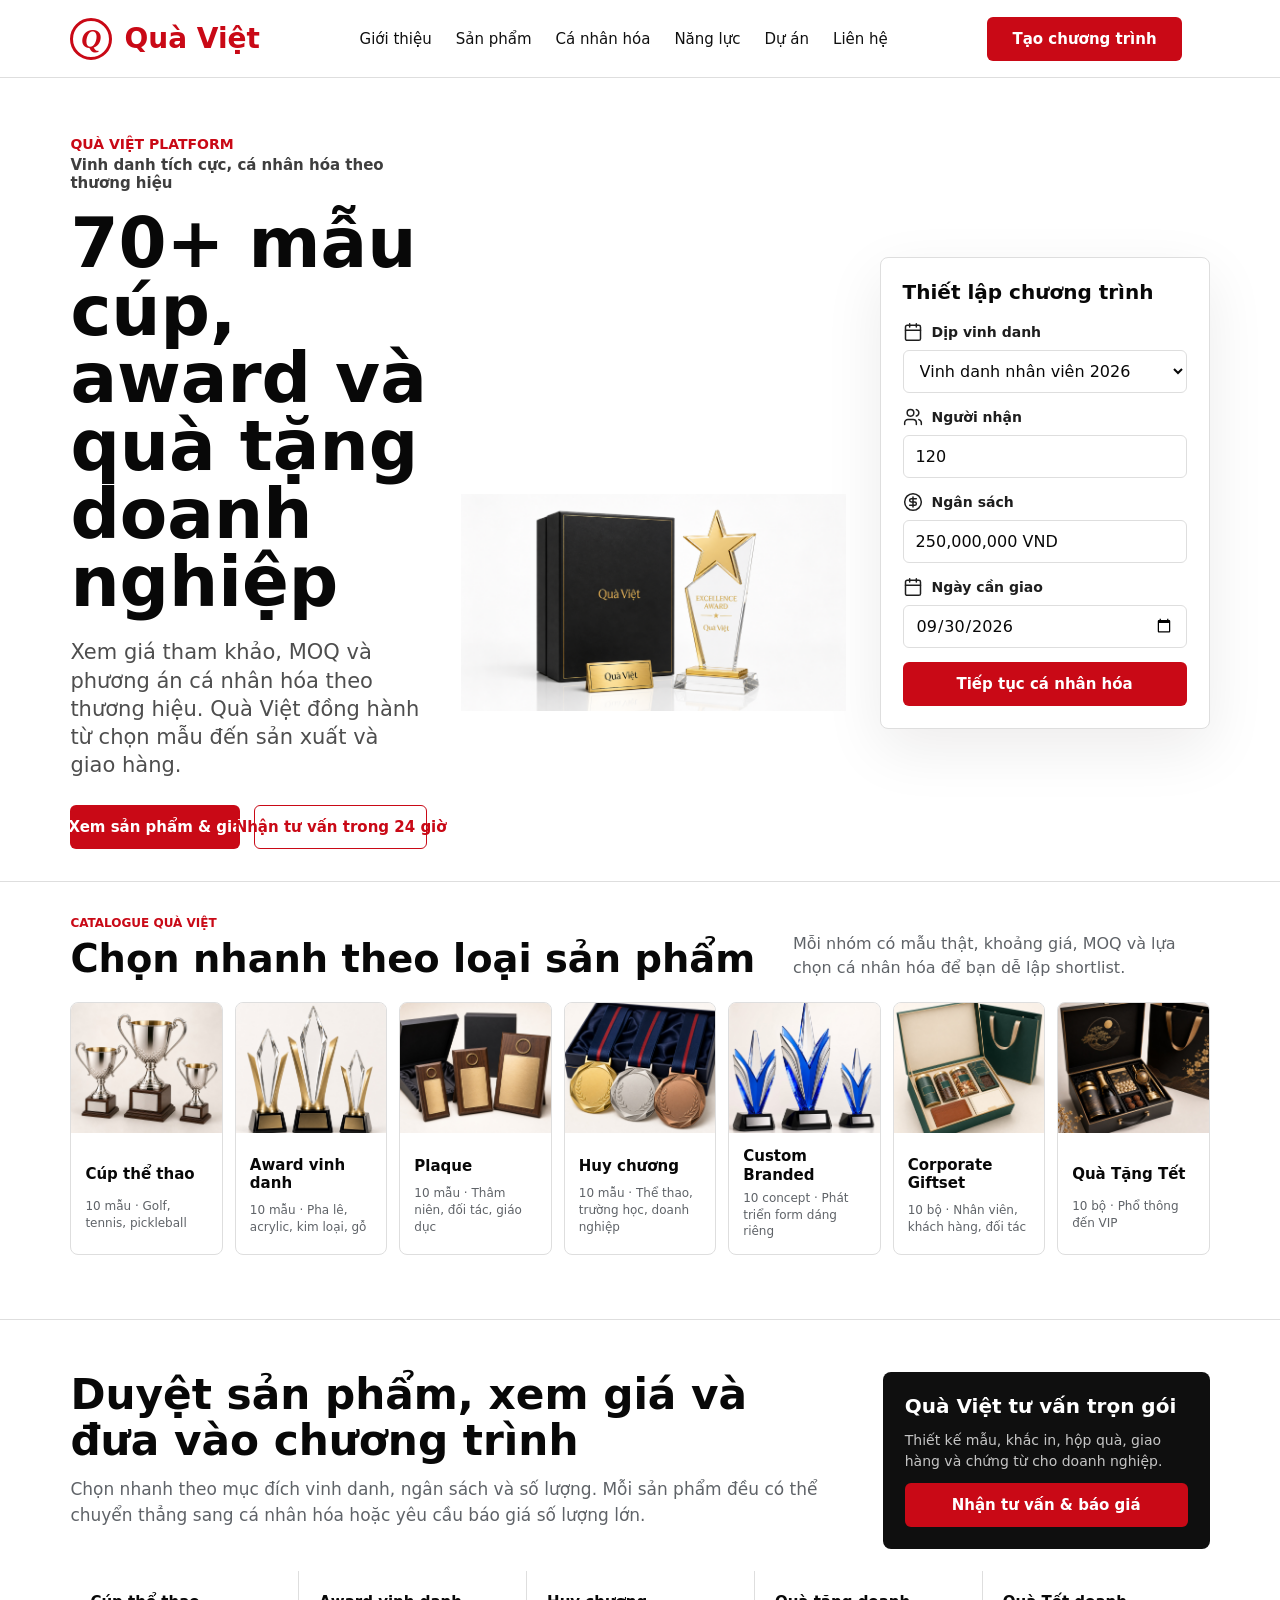
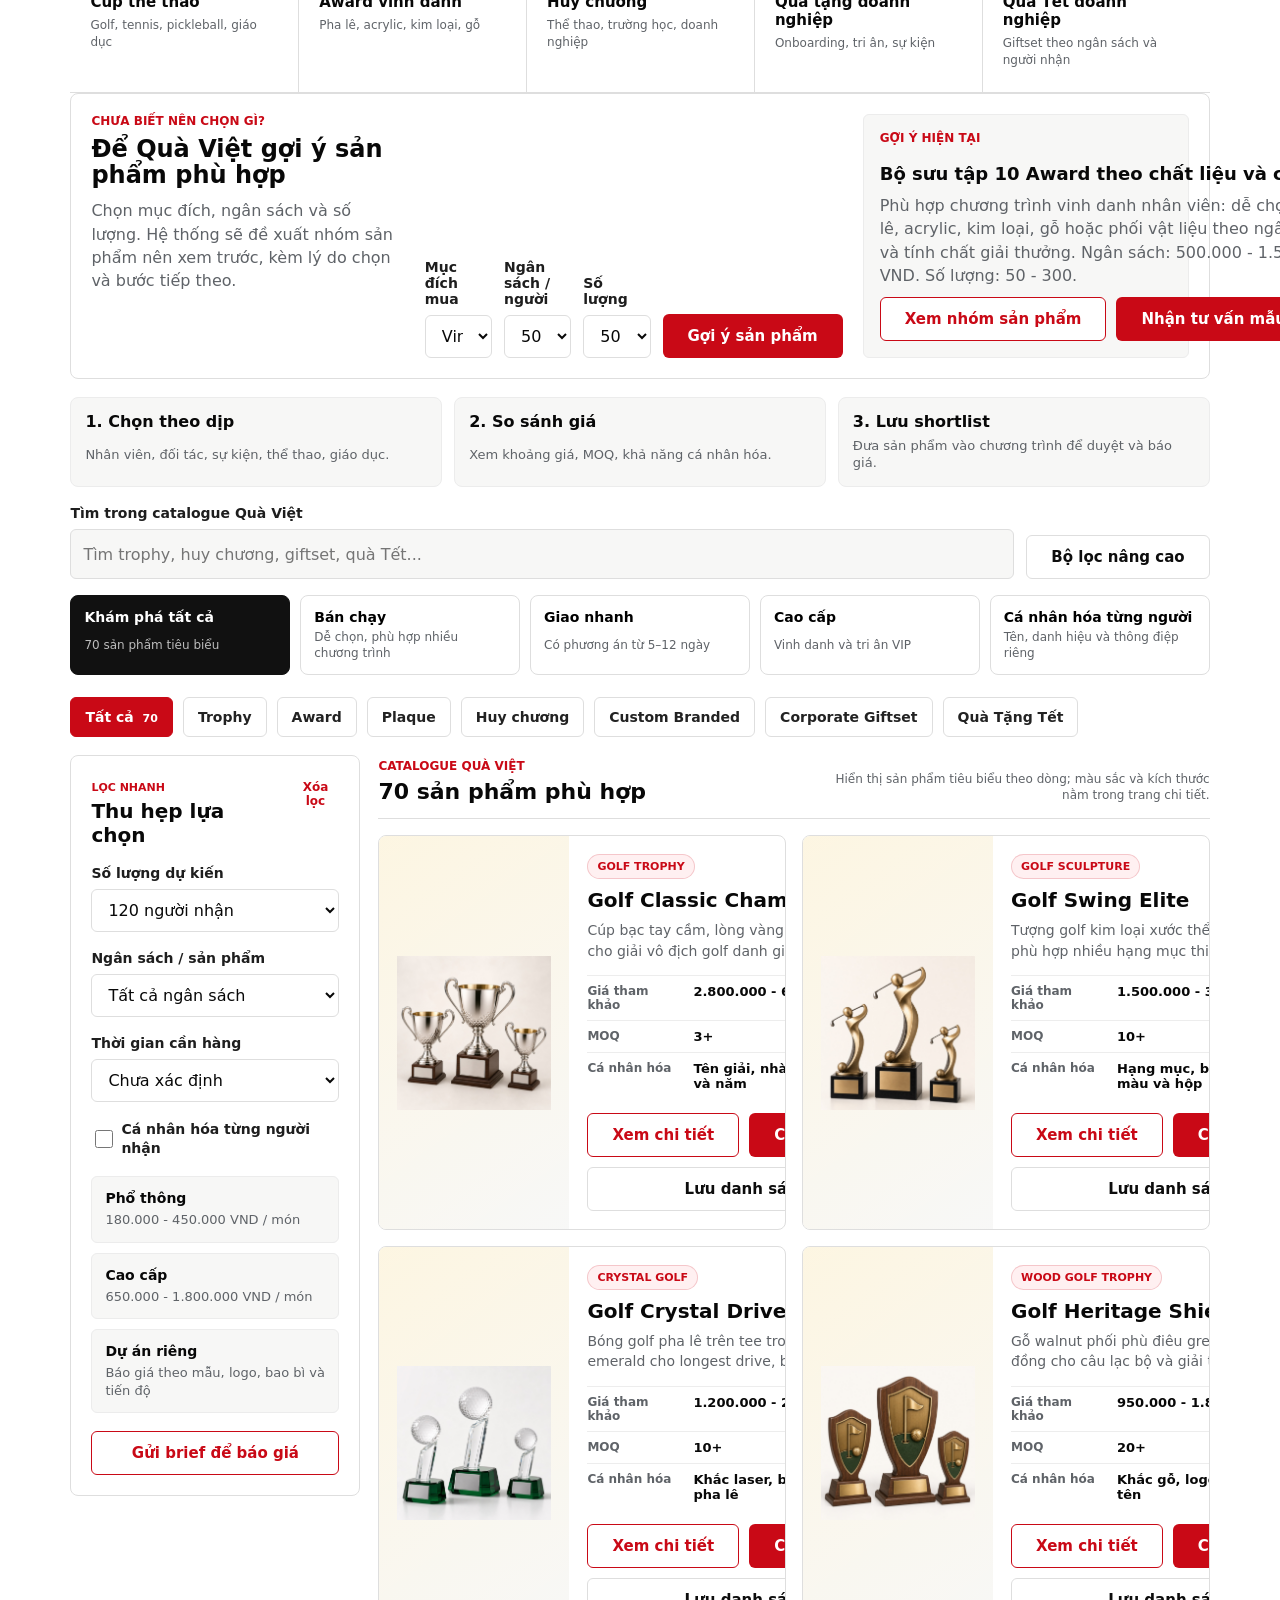
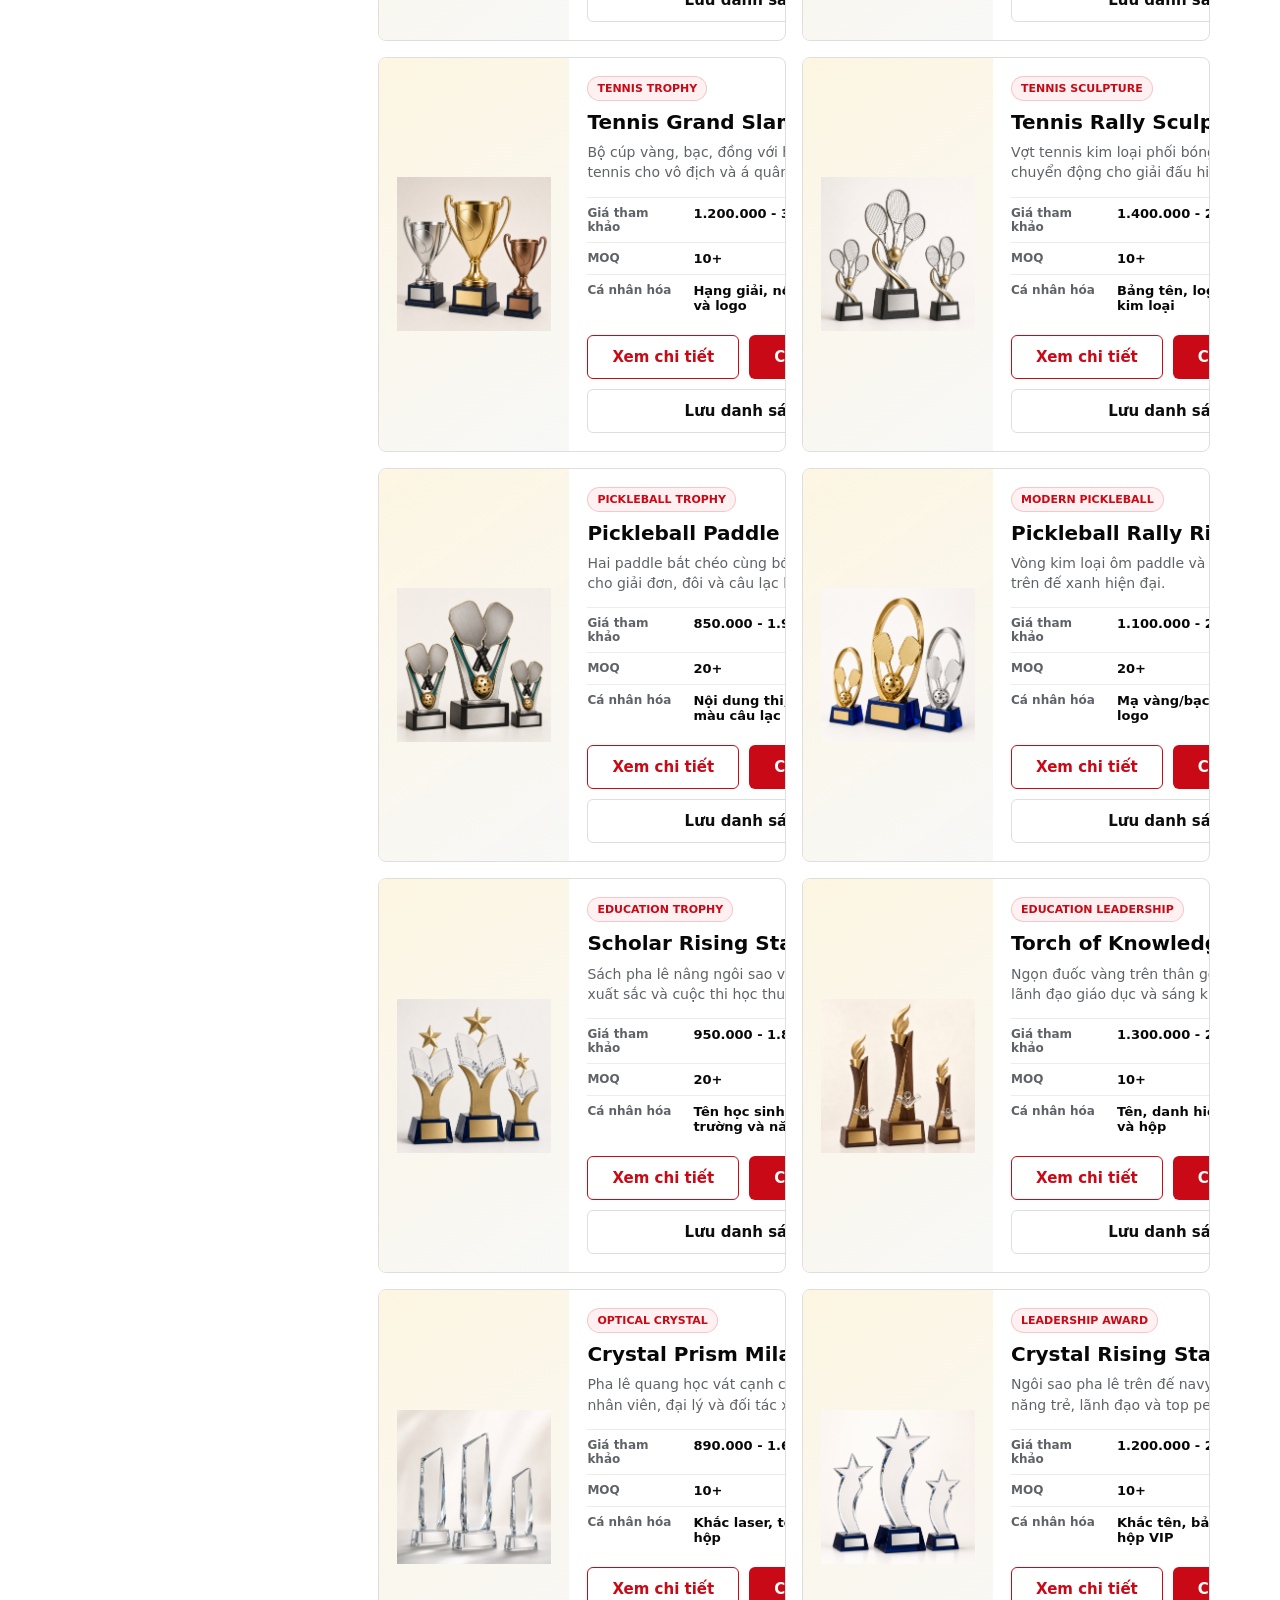
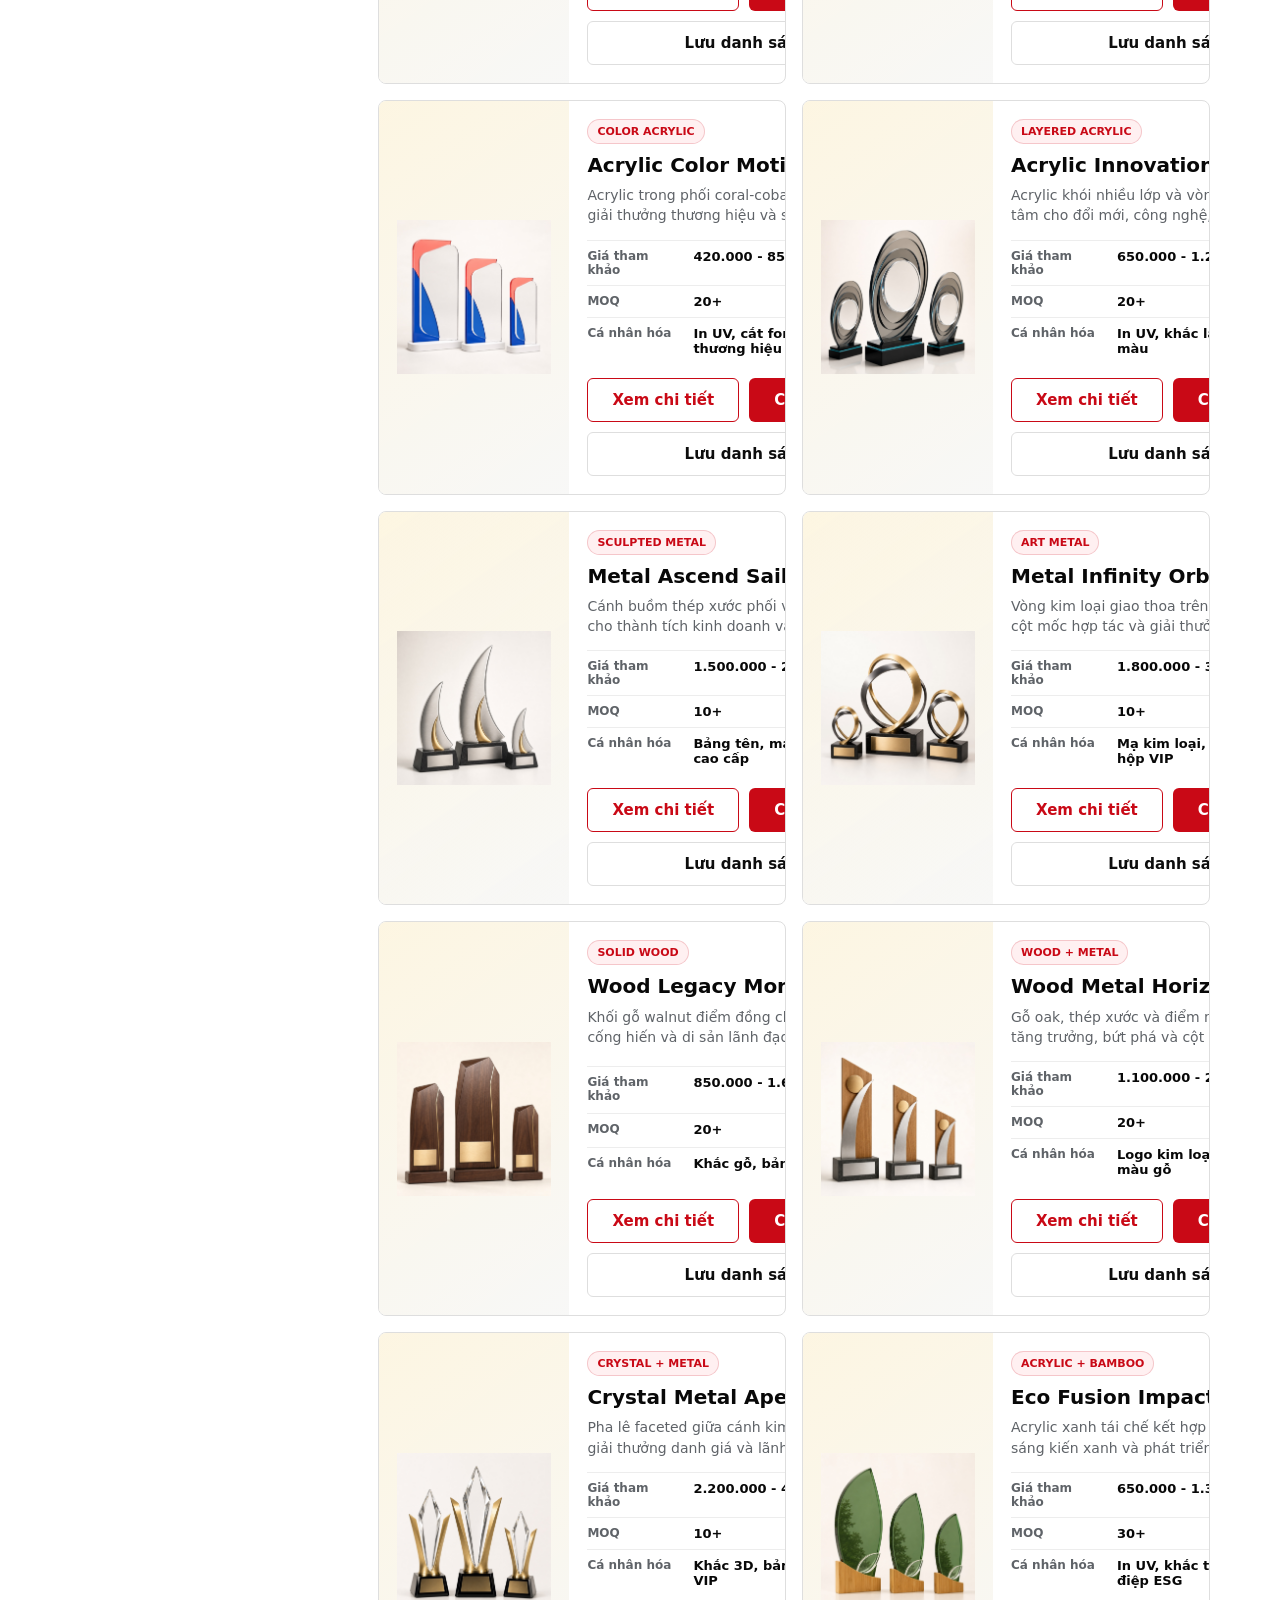
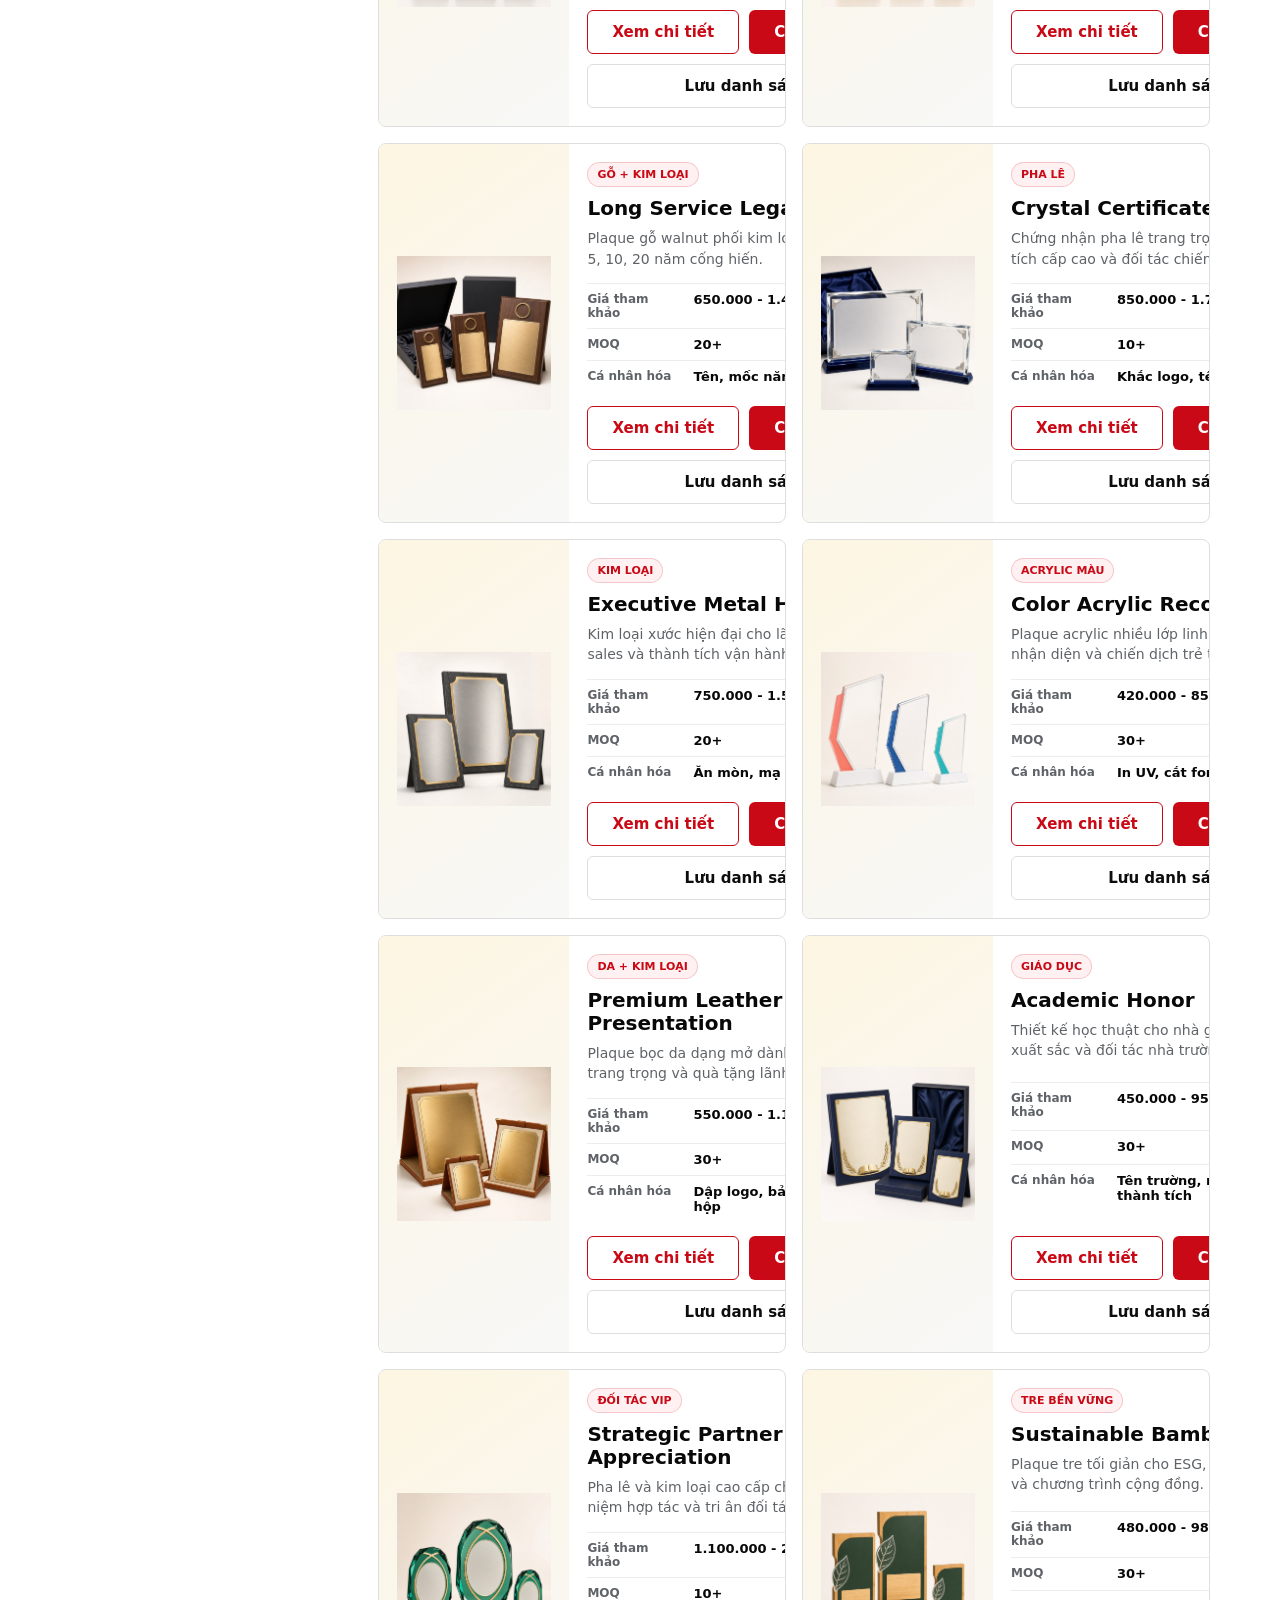
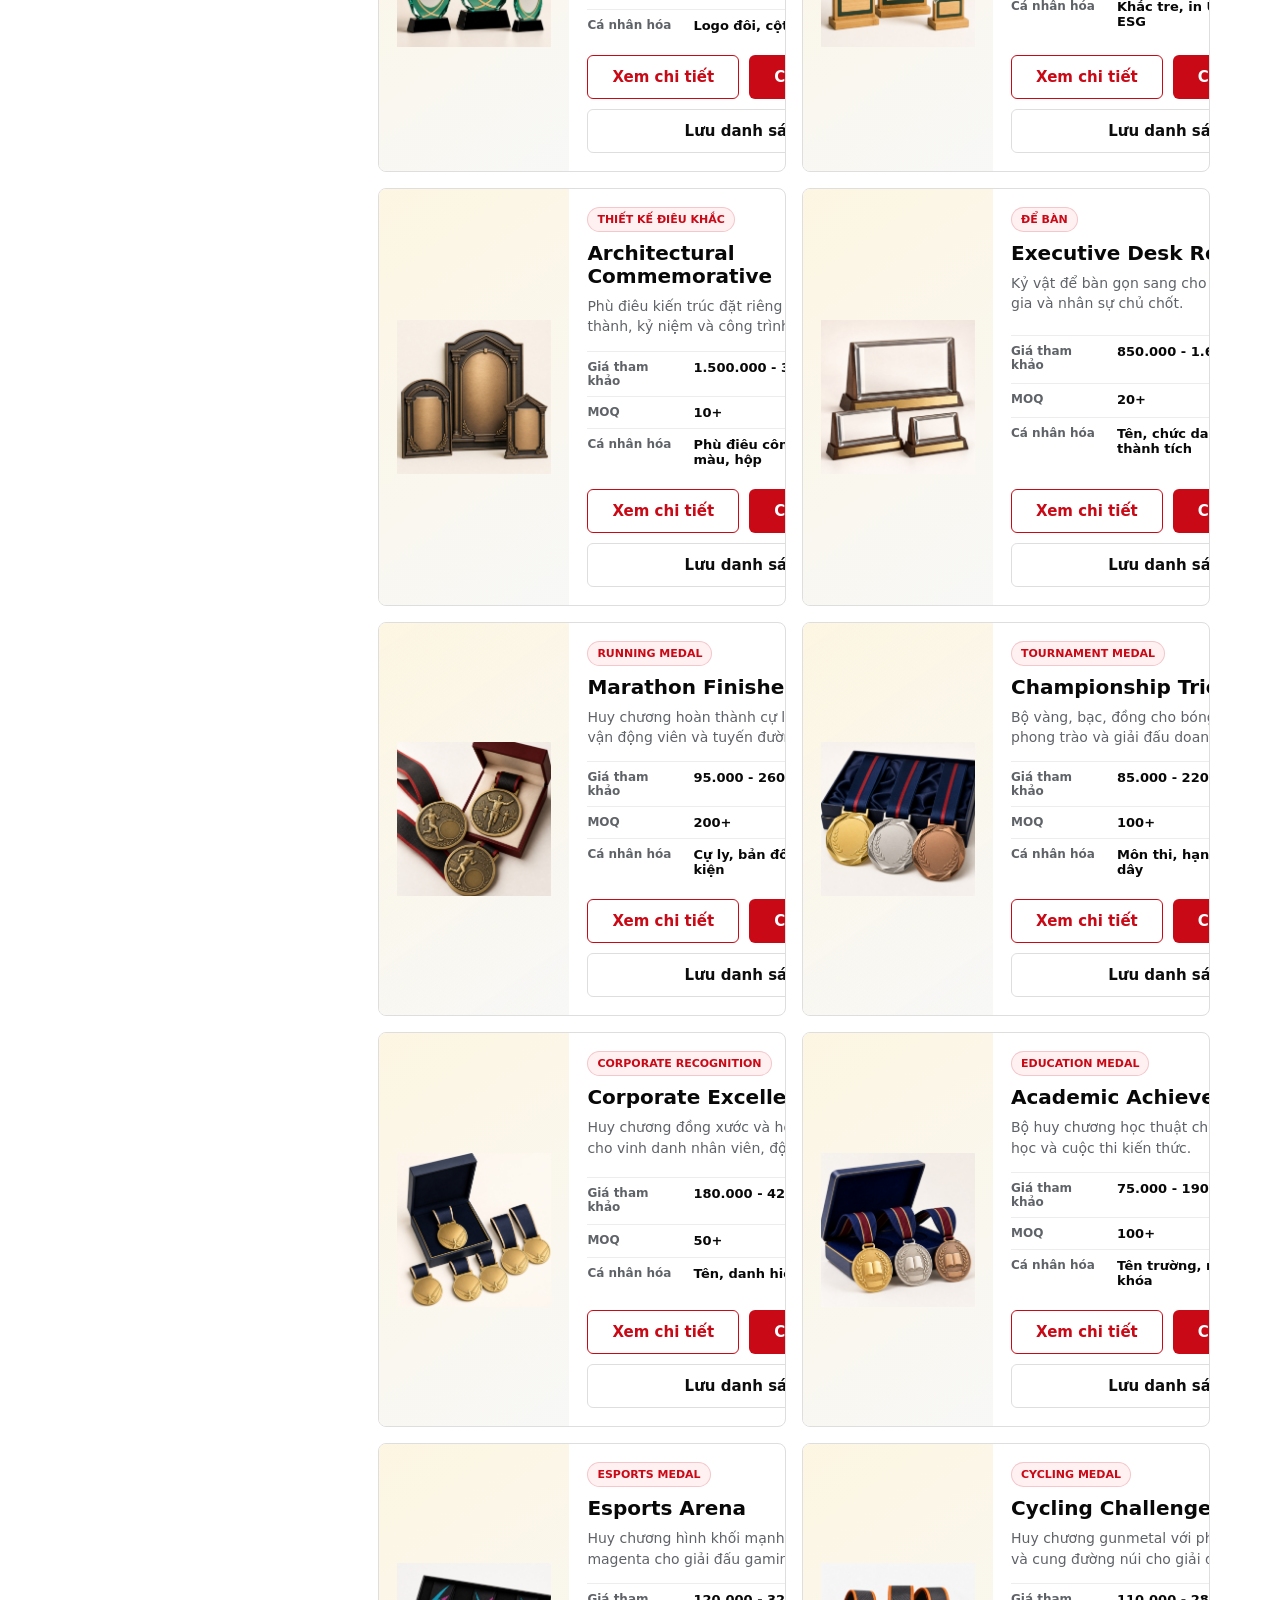
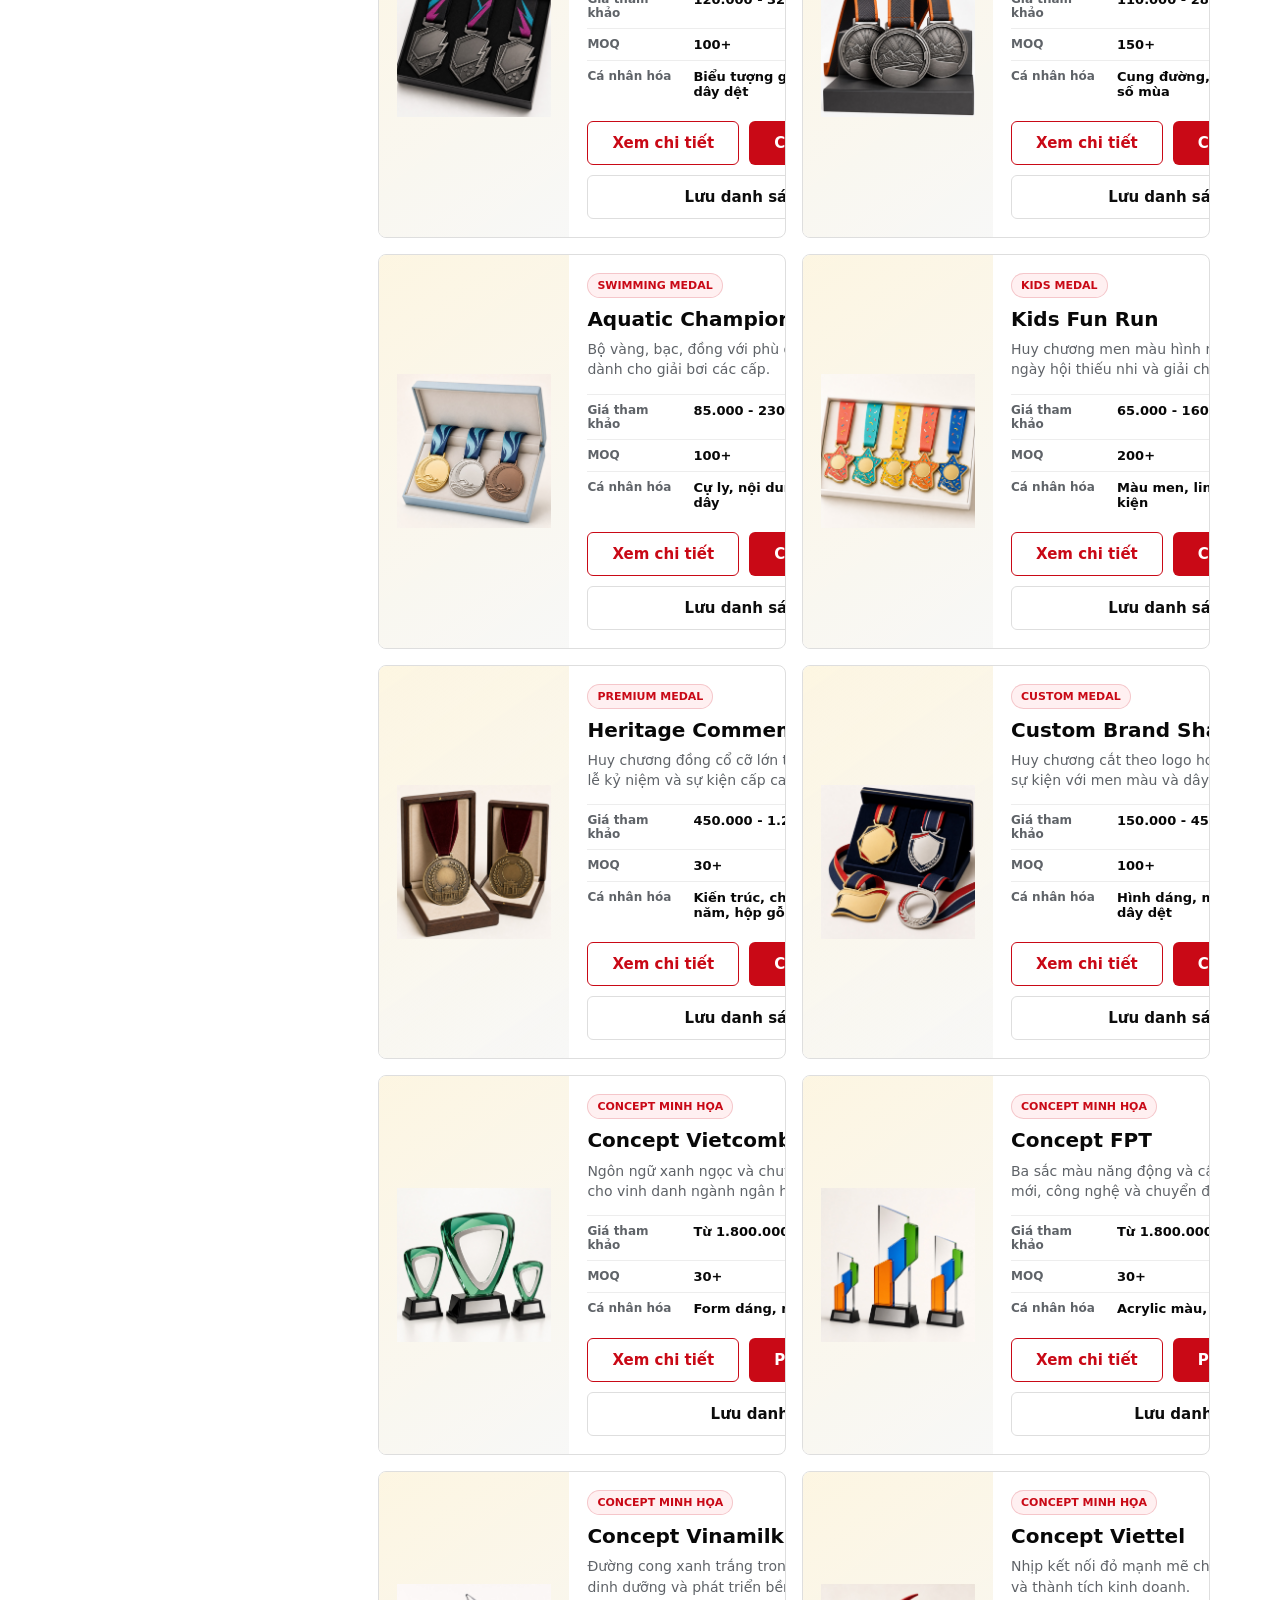
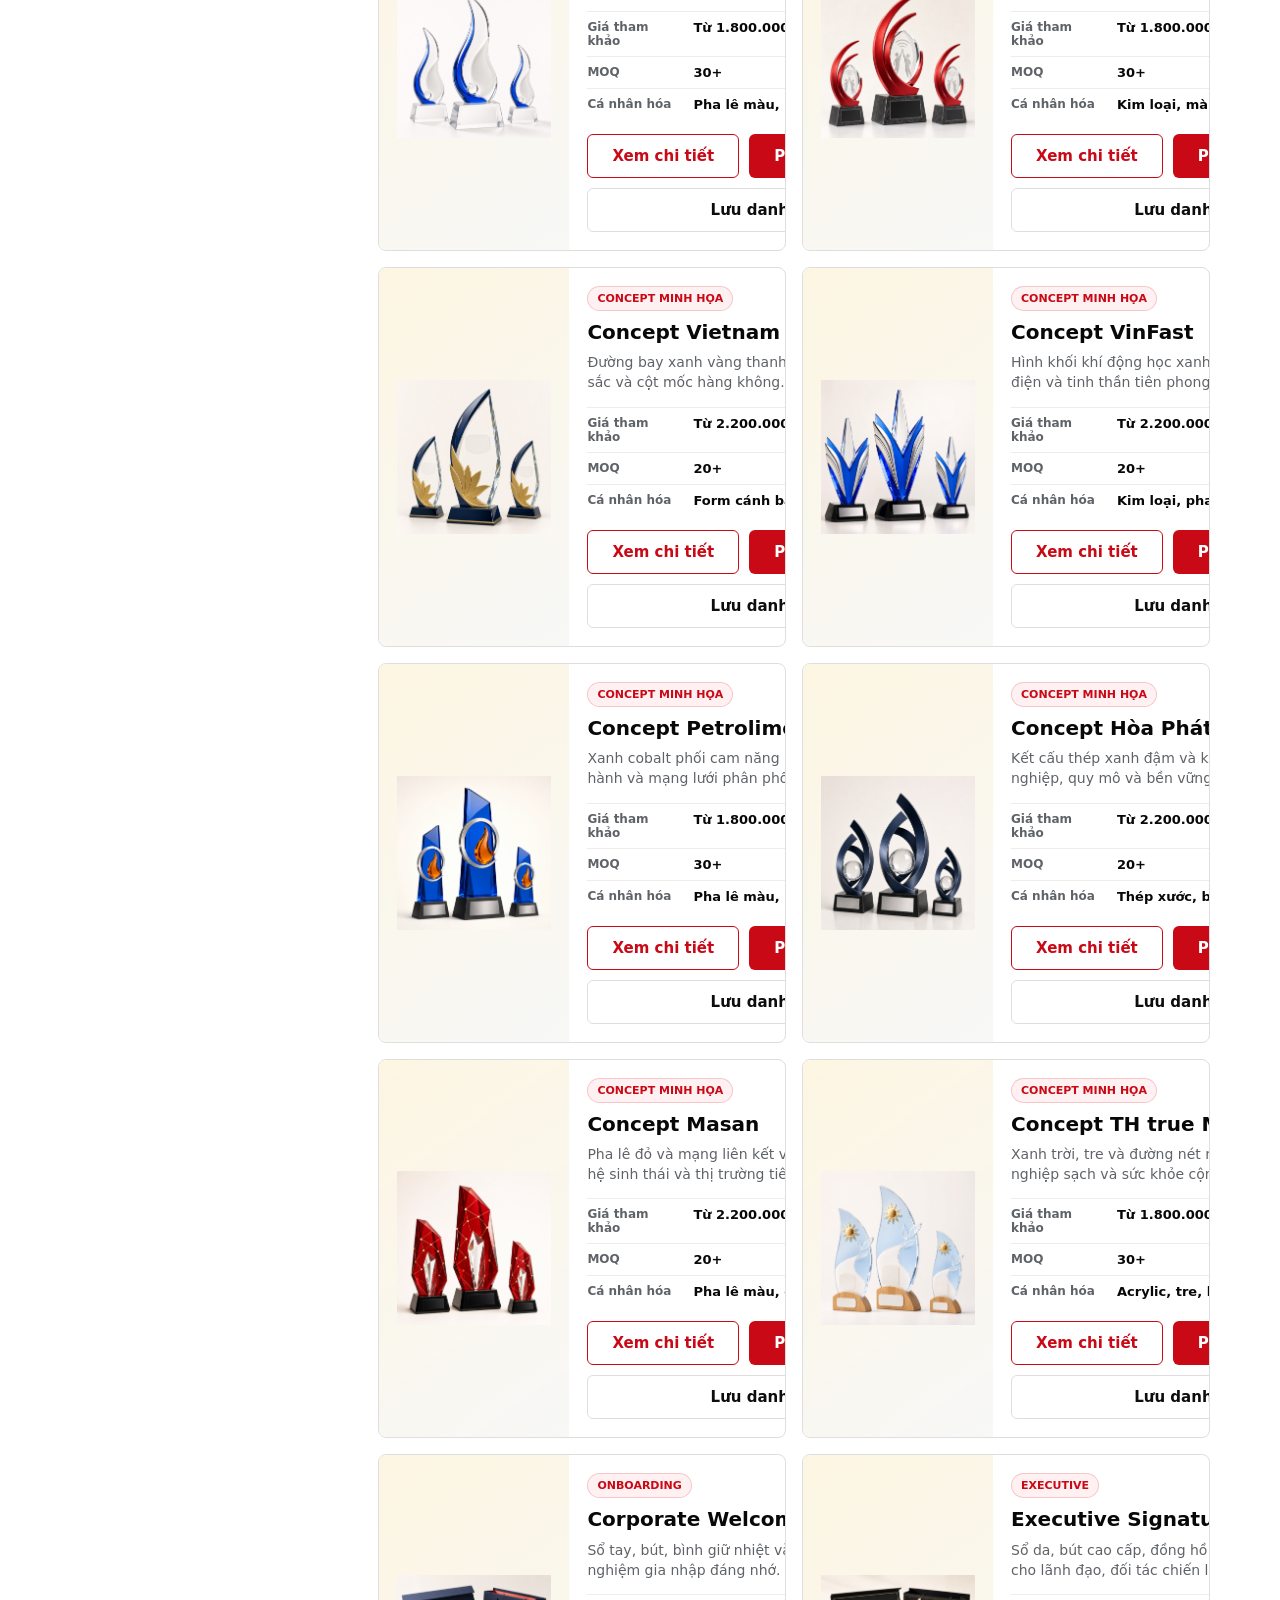
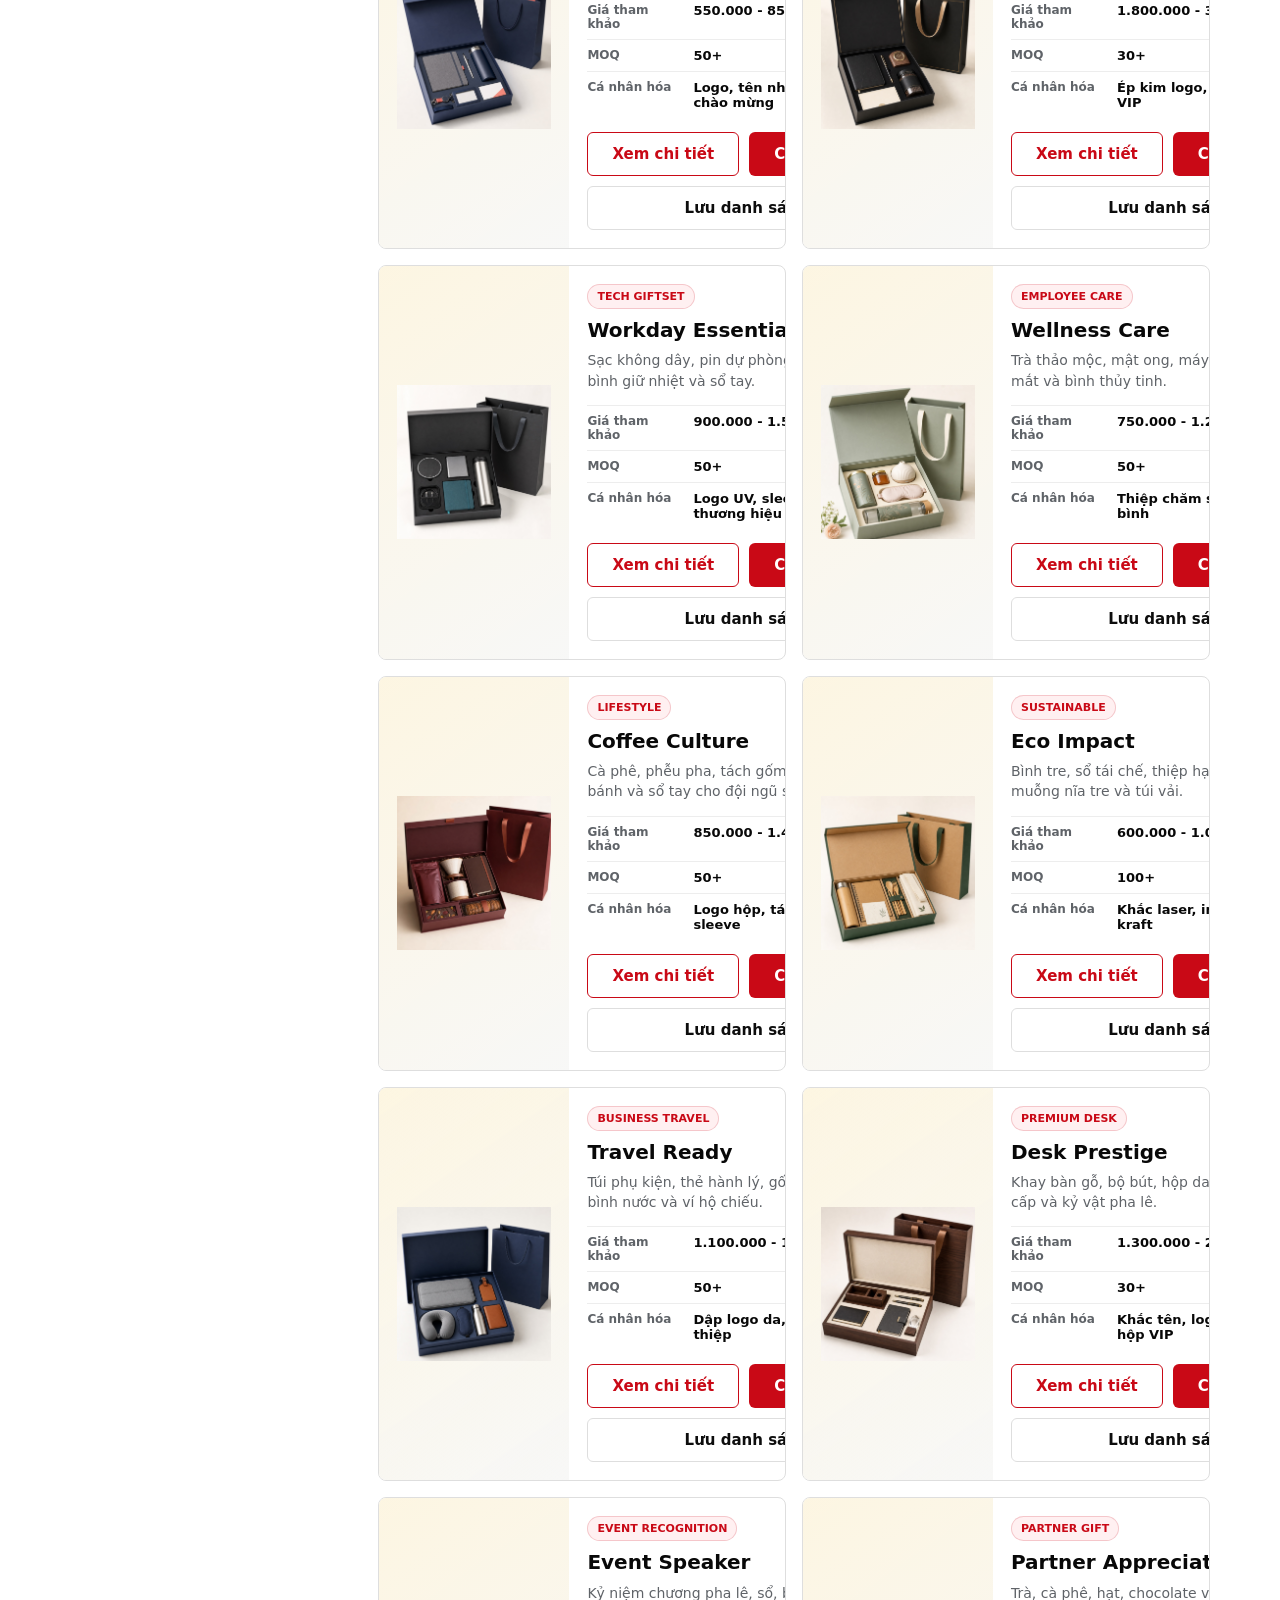
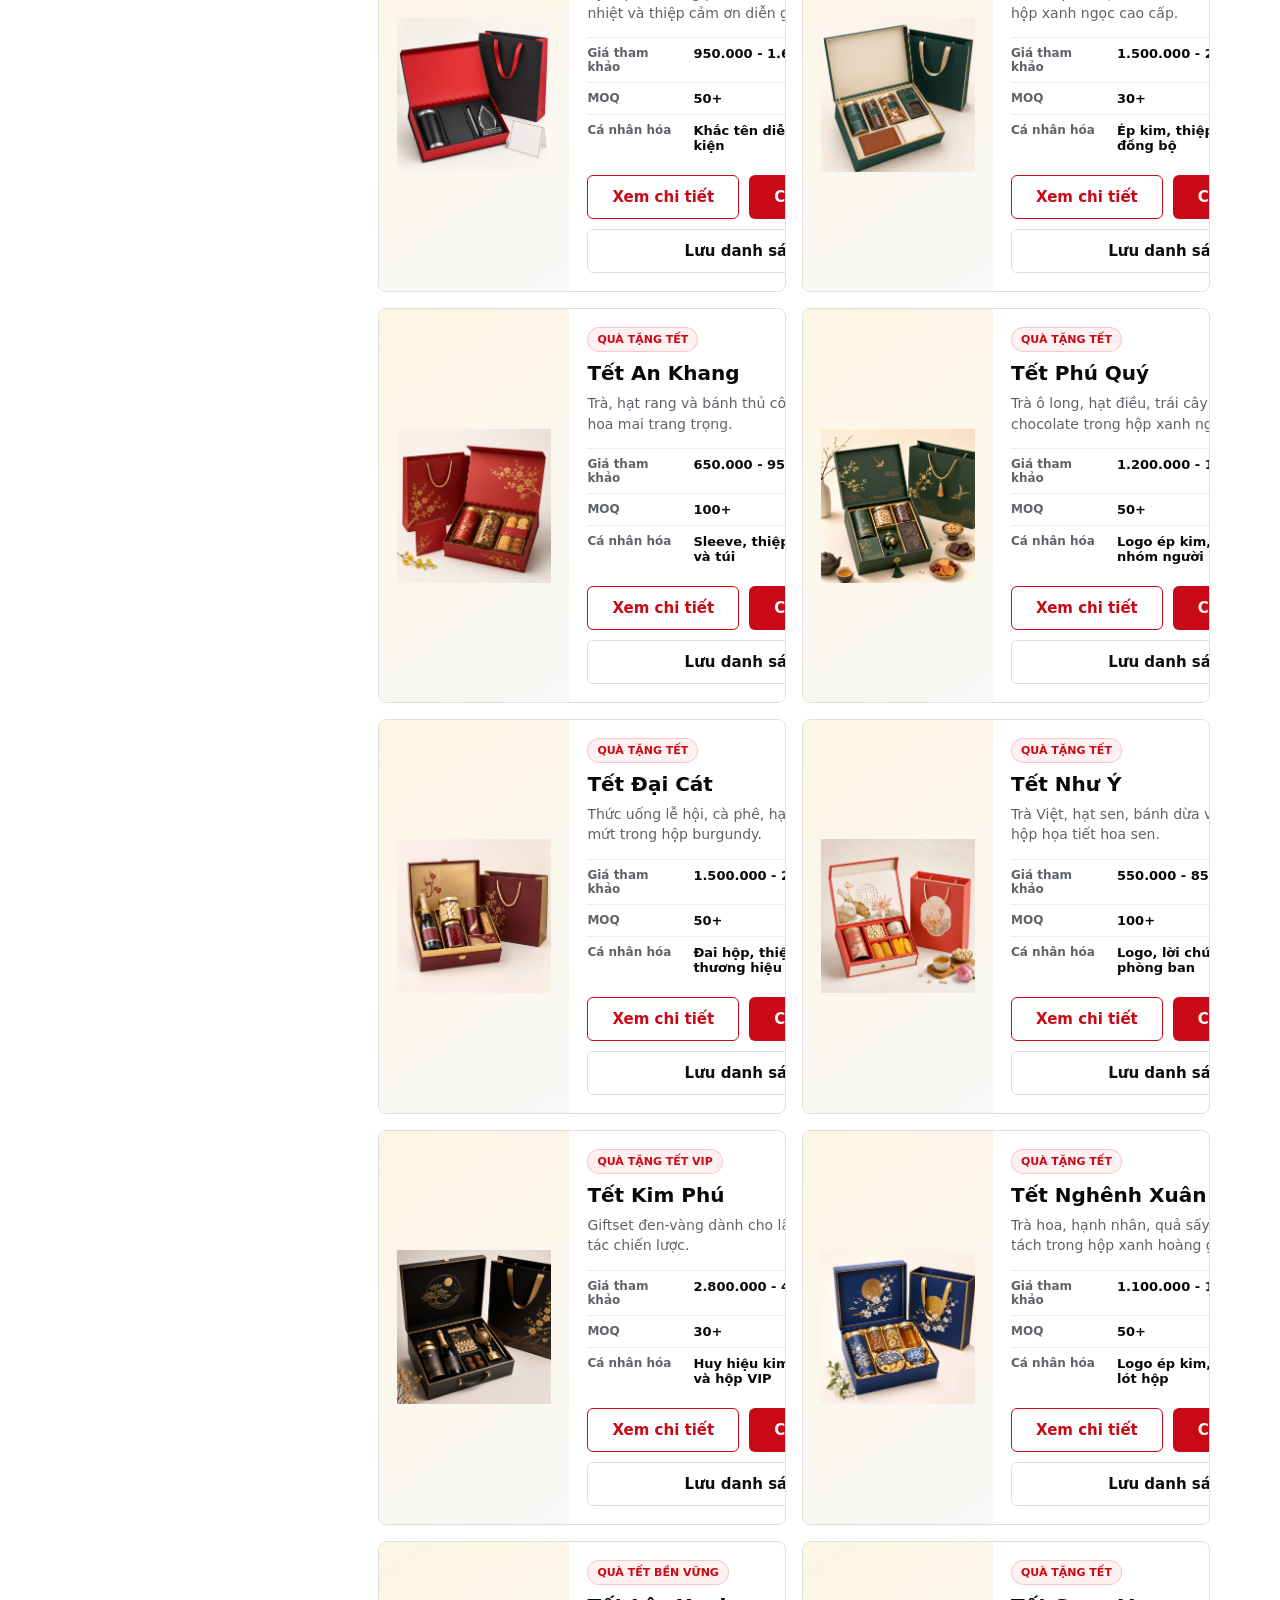
<file: index.html>
<!doctype html>
<html lang="vi">
  <head>
    <meta charset="UTF-8" />
    <meta name="viewport" content="width=device-width, initial-scale=1.0" />
    <title>Cúp, Award, Huy Chương &amp; Quà Tặng Doanh Nghiệp | Quà Việt</title>
    <meta name="description" content="Quà Việt cung cấp cúp, award pha lê, huy chương, bảng vinh danh, quà tặng doanh nghiệp và giftset Tết cá nhân hóa. Xem mẫu, giá tham khảo và nhận báo giá." />
    <meta name="robots" content="index, follow, max-image-preview:large" />
    <meta name="theme-color" content="#a51f2d" />
    <link rel="canonical" href="https://vietgift.com/" />
    <link rel="alternate" hreflang="vi-VN" href="https://vietgift.com/" />
    <link rel="alternate" hreflang="x-default" href="https://vietgift.com/" />
    <meta property="og:locale" content="vi_VN" />
    <meta property="og:type" content="website" />
    <meta property="og:site_name" content="Quà Việt" />
    <meta property="og:title" content="Cúp, Award, Huy Chương &amp; Quà Tặng Doanh Nghiệp | Quà Việt" />
    <meta property="og:description" content="Khám phá 70+ mẫu cúp, award, plaque, huy chương và giftset doanh nghiệp có giá tham khảo, MOQ và phương án cá nhân hóa." />
    <meta property="og:url" content="https://vietgift.com/" />
    <meta property="og:image" content="https://vietgift.com/assets/quaviet-recognition-award.png" />
    <meta property="og:image:alt" content="Cúp vinh danh và quà tặng doanh nghiệp Quà Việt" />
    <meta name="twitter:card" content="summary_large_image" />
    <meta name="twitter:title" content="Cúp, Award, Huy Chương &amp; Quà Tặng Doanh Nghiệp | Quà Việt" />
    <meta name="twitter:description" content="Catalogue sản phẩm vinh danh và quà tặng doanh nghiệp cá nhân hóa từ Quà Việt." />
    <meta name="twitter:image" content="https://vietgift.com/assets/quaviet-recognition-award.png" />
    <script type="application/ld+json">
      {
        "@context": "https://schema.org",
        "@graph": [
          {
            "@type": "Organization",
            "@id": "https://vietgift.com/#organization",
            "name": "Công ty TNHH SX TM DV Quà Việt",
            "alternateName": "Quà Việt",
            "url": "https://vietgift.com/",
            "logo": "https://vietgift.com/assets/quaviet-recognition-award.png",
            "foundingDate": "2005-06-27",
            "taxID": "0303930325",
            "email": "info@quaviet.com",
            "telephone": "+84908951621",
            "contactPoint": [{"@type":"ContactPoint","telephone":"+84908951621","contactType":"sales","areaServed":"VN","availableLanguage":"vi"}]
          },
          {
            "@type": "WebSite",
            "@id": "https://vietgift.com/#website",
            "url": "https://vietgift.com/",
            "name": "Quà Việt",
            "inLanguage": "vi-VN",
            "publisher": {"@id": "https://vietgift.com/#organization"}
          },
          {
            "@type": "CollectionPage",
            "@id": "https://vietgift.com/#catalogue",
            "url": "https://vietgift.com/#products",
            "name": "Catalogue cúp, award, huy chương và quà tặng doanh nghiệp",
            "isPartOf": {"@id": "https://vietgift.com/#website"},
            "about": ["Cúp thể thao", "Award vinh danh", "Huy chương", "Quà tặng doanh nghiệp", "Quà Tết doanh nghiệp"],
            "inLanguage": "vi-VN"
          }
        ]
      }
    </script>
    <link rel="icon" href="favicon.svg" type="image/svg+xml" />
    <link rel="stylesheet" href="styles.css?v=seo1" />
  </head>
  <body>
    <header class="site-header">
      <a class="brand" href="#top" aria-label="Trang chủ Quà Việt">
        <span class="brand-mark">Q</span>
        <span>Quà Việt</span>
      </a>
      <nav class="nav-links" aria-label="Điều hướng chính">
        <a href="gioi-thieu.html">Giới thiệu</a>
        <a href="#products">Sản phẩm</a>
        <a href="#personalize">Cá nhân hóa</a>
        <a href="nang-luc.html">Năng lực</a>
        <a href="du-an.html">Dự án</a>
        <a href="lien-he.html">Liên hệ</a>
      </nav>
      <div class="header-actions">
        <button class="button button-primary start-program" type="button">Tạo chương trình</button>
      </div>
      <button class="menu-button" type="button" aria-label="Mở menu">
        <span></span>
        <span></span>
        <span></span>
      </button>
    </header>

    <main id="top">
      <section class="hero-section">
        <div class="hero-copy">
          <div class="brand-line">
            <span>Quà Việt Platform</span>
            <strong>Vinh danh tích cực, cá nhân hóa theo thương hiệu</strong>
          </div>
          <h1>70+ mẫu cúp, award và quà tặng doanh nghiệp</h1>
          <p>
            Xem giá tham khảo, MOQ và phương án cá nhân hóa theo thương hiệu.
            Quà Việt đồng hành từ chọn mẫu đến sản xuất và giao hàng.
          </p>
          <div class="hero-actions">
            <button class="button button-primary browse-products" type="button">Xem sản phẩm &amp; giá</button>
            <button class="button button-outline quote-trigger" type="button">Nhận tư vấn trong 24 giờ</button>
          </div>
        </div>

        <div class="hero-product" aria-label="Cúp vinh danh và giftset Quà Việt">
          <img src="assets/quaviet-recognition-award.png" alt="Cúp vinh danh, hộp quà và bảng tên Quà Việt" />
        </div>

        <form class="program-card" id="program-form">
          <h2>Thiết lập chương trình</h2>
          <label>
            <span>
              <svg viewBox="0 0 24 24" aria-hidden="true">
                <rect x="3" y="4" width="18" height="18" rx="2" />
                <path d="M16 2v4M8 2v4M3 10h18" />
              </svg>
              Dịp vinh danh
            </span>
            <select id="occasion">
              <option>Vinh danh nhân viên 2026</option>
              <option>Tri ân đối tác chiến lược</option>
              <option>Lễ vinh danh kinh doanh xuất sắc</option>
              <option>Giải thưởng sự kiện thể thao</option>
            </select>
          </label>
          <label>
            <span>
              <svg viewBox="0 0 24 24" aria-hidden="true">
                <path d="M16 21v-2a4 4 0 0 0-4-4H6a4 4 0 0 0-4 4v2" />
                <circle cx="9" cy="7" r="4" />
                <path d="M22 21v-2a4 4 0 0 0-3-3.87" />
                <path d="M16 3.13a4 4 0 0 1 0 7.75" />
              </svg>
              Người nhận
            </span>
            <input id="recipients" type="number" min="1" value="120" />
          </label>
          <label>
            <span>
              <svg viewBox="0 0 24 24" aria-hidden="true">
                <circle cx="12" cy="12" r="10" />
                <path d="M16 8h-6a2 2 0 1 0 0 4h4a2 2 0 1 1 0 4H8" />
                <path d="M12 6v12" />
              </svg>
              Ngân sách
            </span>
            <input id="budget" type="text" value="250,000,000 VND" />
          </label>
          <label>
            <span>
              <svg viewBox="0 0 24 24" aria-hidden="true">
                <rect x="3" y="4" width="18" height="18" rx="2" />
                <path d="M16 2v4M8 2v4M3 10h18" />
              </svg>
              Ngày cần giao
            </span>
            <input id="delivery" type="date" value="2026-09-30" />
          </label>
          <button class="button button-primary full-width" type="submit">
            Tiếp tục cá nhân hóa
          </button>
        </form>
      </section>

      <section class="category-showcase" aria-labelledby="category-showcase-title">
        <div class="category-showcase-heading">
          <div><span>Catalogue Quà Việt</span><h2 id="category-showcase-title">Chọn nhanh theo loại sản phẩm</h2></div>
          <p>Mỗi nhóm có mẫu thật, khoảng giá, MOQ và lựa chọn cá nhân hóa để bạn dễ lập shortlist.</p>
        </div>
        <div class="category-showcase-grid">
          <a href="#products" data-category-target="trophy"><img src="assets/trophy-golf-classic.jpg" alt="Cúp thể thao Quà Việt" /><span><strong>Cúp thể thao</strong><small>10 mẫu · Golf, tennis, pickleball</small></span></a>
          <a href="#products" data-category-target="award"><img src="assets/award-crystal-metal.jpg" alt="Award vinh danh Quà Việt" /><span><strong>Award vinh danh</strong><small>10 mẫu · Pha lê, acrylic, kim loại, gỗ</small></span></a>
          <a href="#products" data-category-target="plaques"><img src="assets/plaque-long-service.jpg" alt="Plaque bảng vinh danh Quà Việt" /><span><strong>Plaque</strong><small>10 mẫu · Thâm niên, đối tác, giáo dục</small></span></a>
          <a href="#products" data-category-target="medals"><img src="assets/medal-championship.jpg" alt="Huy chương theo yêu cầu Quà Việt" /><span><strong>Huy chương</strong><small>10 mẫu · Thể thao, trường học, doanh nghiệp</small></span></a>
          <a href="#products" data-category-target="custom"><img src="assets/custom-vinfast-concept.jpg" alt="Concept award theo thương hiệu Quà Việt" /><span><strong>Custom Branded</strong><small>10 concept · Phát triển form dáng riêng</small></span></a>
          <a href="#products" data-category-target="giftsets"><img src="assets/corporate-partner.jpg" alt="Corporate giftset Quà Việt" /><span><strong>Corporate Giftset</strong><small>10 bộ · Nhân viên, khách hàng, đối tác</small></span></a>
          <a href="#products" data-category-target="tet"><img src="assets/tet-kim-phu.jpg" alt="Quà Tết doanh nghiệp Quà Việt" /><span><strong>Quà Tặng Tết</strong><small>10 bộ · Phổ thông đến VIP</small></span></a>
        </div>
      </section>

      <section class="product-browser" id="products">
        <div class="product-browser-header">
          <div>
            <h2>Duyệt sản phẩm, xem giá và đưa vào chương trình</h2>
            <p>
              Chọn nhanh theo mục đích vinh danh, ngân sách và số lượng. Mỗi sản phẩm
              đều có thể chuyển thẳng sang cá nhân hóa hoặc yêu cầu báo giá số lượng lớn.
            </p>
          </div>
          <div class="brand-cta-panel">
            <strong>Quà Việt tư vấn trọn gói</strong>
            <span>Thiết kế mẫu, khắc in, hộp quà, giao hàng và chứng từ cho doanh nghiệp.</span>
            <button class="button button-primary quote-trigger" type="button">Nhận tư vấn & báo giá</button>
          </div>
        </div>

        <nav class="seo-category-nav" aria-label="Danh mục sản phẩm nổi bật">
          <a href="cup-the-thao.html"><strong>Cúp thể thao</strong><span>Golf, tennis, pickleball, giáo dục</span></a>
          <a href="award-vinh-danh.html"><strong>Award vinh danh</strong><span>Pha lê, acrylic, kim loại, gỗ</span></a>
          <a href="huy-chuong.html"><strong>Huy chương</strong><span>Thể thao, trường học, doanh nghiệp</span></a>
          <a href="qua-tang-doanh-nghiep.html"><strong>Quà tặng doanh nghiệp</strong><span>Onboarding, tri ân, sự kiện</span></a>
          <a href="qua-tet-doanh-nghiep.html"><strong>Quà Tết doanh nghiệp</strong><span>Giftset theo ngân sách và người nhận</span></a>
        </nav>

        <div class="catalog-guide">
          <div class="guide-copy">
            <span>Chưa biết nên chọn gì?</span>
            <h3>Để Quà Việt gợi ý sản phẩm phù hợp</h3>
            <p>
              Chọn mục đích, ngân sách và số lượng. Hệ thống sẽ đề xuất nhóm sản phẩm
              nên xem trước, kèm lý do chọn và bước tiếp theo.
            </p>
          </div>
          <form class="guide-form" id="guide-form">
            <label>
              <span>Mục đích mua</span>
              <select id="guide-occasion">
                <option value="employee">Vinh danh nhân viên</option>
                <option value="partner">Tri ân đối tác / khách hàng</option>
                <option value="event">Sự kiện, hội nghị, giải đấu</option>
                <option value="milestone">Thâm niên / cột mốc cá nhân</option>
                <option value="tet">Quà Tặng Tết</option>
              </select>
            </label>
            <label>
              <span>Ngân sách / người</span>
              <select id="guide-budget">
                <option value="standard">Dưới 500.000 VND</option>
                <option value="premium" selected>500.000 - 1.500.000 VND</option>
                <option value="signature">Trên 1.500.000 VND</option>
              </select>
            </label>
            <label>
              <span>Số lượng</span>
              <select id="guide-volume">
                <option value="small">Dưới 50</option>
                <option value="medium" selected>50 - 300</option>
                <option value="large">300+</option>
              </select>
            </label>
            <button class="button button-primary" id="recommend-button" type="button">Gợi ý sản phẩm</button>
          </form>
          <aside class="recommendation-panel" id="recommendation-panel">
            <span>Gợi ý hiện tại</span>
            <strong id="recommend-title">Cúp sao pha lê Milano + bảng tên cá nhân hóa</strong>
            <p id="recommend-reason">
              Phù hợp chương trình vinh danh nhân viên: trang trọng, dễ khắc tên,
              kiểm soát chi phí theo số lượng và dùng tốt trong lễ trao giải.
            </p>
            <div class="recommend-actions">
              <button class="button button-outline" id="view-recommendation" type="button">Xem nhóm sản phẩm</button>
              <button class="button button-primary quote-trigger" type="button">Nhận tư vấn mẫu này</button>
            </div>
          </aside>
        </div>

        <div class="catalog-strip" aria-label="Cách xem catalogue">
          <article>
            <strong>1. Chọn theo dịp</strong>
            <span>Nhân viên, đối tác, sự kiện, thể thao, giáo dục.</span>
          </article>
          <article>
            <strong>2. So sánh giá</strong>
            <span>Xem khoảng giá, MOQ, khả năng cá nhân hóa.</span>
          </article>
          <article>
            <strong>3. Lưu shortlist</strong>
            <span>Đưa sản phẩm vào chương trình để duyệt và báo giá.</span>
          </article>
        </div>

        <div class="catalog-search-row">
          <label class="catalog-search">
            <span>Tìm trong catalogue Quà Việt</span>
            <input id="catalog-search" type="search" placeholder="Tìm trophy, huy chương, giftset, quà Tết..." />
          </label>
          <button class="button button-ghost" id="toggle-advanced" type="button" aria-expanded="false">
            Bộ lọc nâng cao
          </button>
        </div>

        <div class="collection-rail" aria-label="Bộ sưu tập được chọn lọc">
          <button class="collection-button active" type="button" data-collection="all">
            <strong>Khám phá tất cả</strong><span>70 sản phẩm tiêu biểu</span>
          </button>
          <button class="collection-button" type="button" data-collection="bestseller">
            <strong>Bán chạy</strong><span>Dễ chọn, phù hợp nhiều chương trình</span>
          </button>
          <button class="collection-button" type="button" data-collection="fast">
            <strong>Giao nhanh</strong><span>Có phương án từ 5–12 ngày</span>
          </button>
          <button class="collection-button" type="button" data-collection="premium">
            <strong>Cao cấp</strong><span>Vinh danh và tri ân VIP</span>
          </button>
          <button class="collection-button" type="button" data-collection="personalized">
            <strong>Cá nhân hóa từng người</strong><span>Tên, danh hiệu và thông điệp riêng</span>
          </button>
        </div>

        <div class="catalog-toolbar" aria-label="Danh mục sản phẩm">
          <button class="filter-button active" type="button" data-filter="all">Tất cả <small>70</small></button>
          <button class="filter-button" type="button" data-filter="trophy">Trophy</button>
          <button class="filter-button" type="button" data-filter="award">Award</button>
          <button class="filter-button" type="button" data-filter="plaques">Plaque</button>
          <button class="filter-button" type="button" data-filter="medals">Huy chương</button>
          <button class="filter-button" type="button" data-filter="custom">Custom Branded</button>
          <button class="filter-button" type="button" data-filter="giftsets">Corporate Giftset</button>
          <button class="filter-button" type="button" data-filter="tet">Quà Tặng Tết</button>
        </div>

        <div class="product-layout">
          <aside class="pricing-sidebar" id="advanced-filters">
            <div class="filter-sidebar-heading">
              <div><span>Lọc nhanh</span><h3>Thu hẹp lựa chọn</h3></div>
              <button id="reset-filters" type="button">Xóa lọc</button>
            </div>
            <label>
              <span>Số lượng dự kiến</span>
              <select id="volume-select">
                <option value="50">50 người nhận</option>
                <option value="120" selected>120 người nhận</option>
                <option value="300">300 người nhận</option>
                <option value="1000">1.000+ người nhận</option>
              </select>
            </label>
            <label>
              <span>Ngân sách / sản phẩm</span>
              <select id="price-filter">
                <option value="all">Tất cả ngân sách</option>
                <option value="under500">Dưới 500.000 VND</option>
                <option value="500to1500">500.000 - 1.500.000 VND</option>
                <option value="over1500">Trên 1.500.000 VND</option>
              </select>
            </label>
            <label>
              <span>Thời gian cần hàng</span>
              <select id="timeline-filter">
                <option value="all">Chưa xác định</option>
                <option value="fast">Trong 12 ngày</option>
                <option value="standard">Trong 3 tuần</option>
                <option value="custom">Thiết kế riêng 3–6 tuần</option>
              </select>
            </label>
            <label class="filter-check">
              <input id="personalization-filter" type="checkbox" />
              <span>Cá nhân hóa từng người nhận</span>
            </label>
            <div class="price-bands">
              <div>
                <strong>Phổ thông</strong>
                <span>180.000 - 450.000 VND / món</span>
              </div>
              <div>
                <strong>Cao cấp</strong>
                <span>650.000 - 1.800.000 VND / món</span>
              </div>
              <div>
                <strong>Dự án riêng</strong>
                <span>Báo giá theo mẫu, logo, bao bì và tiến độ</span>
              </div>
            </div>
            <button class="button button-outline full-width quote-trigger" type="button">
              Gửi brief để báo giá
            </button>
          </aside>

          <div class="catalog-results">
            <div class="results-heading">
              <div>
                <span id="results-context">Catalogue Quà Việt</span>
                <h3><strong id="results-count">70</strong> sản phẩm phù hợp</h3>
              </div>
              <span>Hiển thị sản phẩm tiêu biểu theo dòng; màu sắc và kích thước nằm trong trang chi tiết.</span>
            </div>
            <div class="product-grid" id="product-grid">
            <article class="product-card" data-category="trophy" data-product="Golf Classic Championship">
              <img src="assets/trophy-golf-classic.jpg" alt="Cúp golf Golf Classic Championship Quà Việt" />
              <div class="product-card-body"><div data-label="Golf Trophy"><h3>Golf Classic Championship</h3><p>Cúp bạc tay cầm, lòng vàng và đế walnut cho giải vô địch golf danh giá.</p></div><dl><div><dt>Giá tham khảo</dt><dd>2.800.000 - 6.500.000 VND</dd></div><div><dt>MOQ</dt><dd>3+</dd></div><div><dt>Cá nhân hóa</dt><dd>Tên giải, nhà vô địch, logo và năm</dd></div></dl><div class="product-actions"><button class="button button-outline detail-product" type="button">Xem chi tiết</button><button class="button button-primary personalize-product" type="button">Cá nhân hóa</button></div></div>
            </article>
            <article class="product-card" data-category="trophy" data-product="Golf Swing Elite">
              <img src="assets/trophy-golf-swing.jpg" alt="Cúp golf điêu khắc Golf Swing Elite Quà Việt" />
              <div class="product-card-body"><div data-label="Golf Sculpture"><h3>Golf Swing Elite</h3><p>Tượng golf kim loại xước thể hiện cú swing, phù hợp nhiều hạng mục thi đấu.</p></div><dl><div><dt>Giá tham khảo</dt><dd>1.500.000 - 3.200.000 VND</dd></div><div><dt>MOQ</dt><dd>10+</dd></div><div><dt>Cá nhân hóa</dt><dd>Hạng mục, bảng tên, mạ màu và hộp</dd></div></dl><div class="product-actions"><button class="button button-outline detail-product" type="button">Xem chi tiết</button><button class="button button-primary personalize-product" type="button">Cá nhân hóa</button></div></div>
            </article>
            <article class="product-card" data-category="trophy" data-product="Golf Crystal Drive">
              <img src="assets/trophy-golf-crystal.jpg" alt="Cúp golf pha lê Golf Crystal Drive Quà Việt" />
              <div class="product-card-body"><div data-label="Crystal Golf"><h3>Golf Crystal Drive</h3><p>Bóng golf pha lê trên tee trong suốt và đế emerald cho longest drive, best gross.</p></div><dl><div><dt>Giá tham khảo</dt><dd>1.200.000 - 2.800.000 VND</dd></div><div><dt>MOQ</dt><dd>10+</dd></div><div><dt>Cá nhân hóa</dt><dd>Khắc laser, bảng tên và hộp pha lê</dd></div></dl><div class="product-actions"><button class="button button-outline detail-product" type="button">Xem chi tiết</button><button class="button button-primary personalize-product" type="button">Cá nhân hóa</button></div></div>
            </article>
            <article class="product-card" data-category="trophy" data-product="Golf Heritage Shield">
              <img src="assets/trophy-golf-heritage.jpg" alt="Cúp golf gỗ Golf Heritage Shield Quà Việt" />
              <div class="product-card-body"><div data-label="Wood Golf Trophy"><h3>Golf Heritage Shield</h3><p>Gỗ walnut phối phù điêu green golf bằng đồng cho câu lạc bộ và giải truyền thống.</p></div><dl><div><dt>Giá tham khảo</dt><dd>950.000 - 1.800.000 VND</dd></div><div><dt>MOQ</dt><dd>20+</dd></div><div><dt>Cá nhân hóa</dt><dd>Khắc gỗ, logo đồng và bảng tên</dd></div></dl><div class="product-actions"><button class="button button-outline detail-product" type="button">Xem chi tiết</button><button class="button button-primary personalize-product" type="button">Cá nhân hóa</button></div></div>
            </article>
            <article class="product-card" data-category="trophy" data-product="Tennis Grand Slam Cup">
              <img src="assets/trophy-tennis-cup.jpg" alt="Cúp tennis Grand Slam Cup Quà Việt" />
              <div class="product-card-body"><div data-label="Tennis Trophy"><h3>Tennis Grand Slam Cup</h3><p>Bộ cúp vàng, bạc, đồng với họa tiết bóng tennis cho vô địch và á quân.</p></div><dl><div><dt>Giá tham khảo</dt><dd>1.200.000 - 3.500.000 VND</dd></div><div><dt>MOQ</dt><dd>10+</dd></div><div><dt>Cá nhân hóa</dt><dd>Hạng giải, nội dung đơn/đôi và logo</dd></div></dl><div class="product-actions"><button class="button button-outline detail-product" type="button">Xem chi tiết</button><button class="button button-primary personalize-product" type="button">Cá nhân hóa</button></div></div>
            </article>
            <article class="product-card" data-category="trophy" data-product="Tennis Rally Sculpture">
              <img src="assets/trophy-tennis-racket.jpg" alt="Cúp tennis điêu khắc Tennis Rally Quà Việt" />
              <div class="product-card-body"><div data-label="Tennis Sculpture"><h3>Tennis Rally Sculpture</h3><p>Vợt tennis kim loại phối bóng vàng và đường chuyển động cho giải đấu hiện đại.</p></div><dl><div><dt>Giá tham khảo</dt><dd>1.400.000 - 2.900.000 VND</dd></div><div><dt>MOQ</dt><dd>10+</dd></div><div><dt>Cá nhân hóa</dt><dd>Bảng tên, logo giải và mạ kim loại</dd></div></dl><div class="product-actions"><button class="button button-outline detail-product" type="button">Xem chi tiết</button><button class="button button-primary personalize-product" type="button">Cá nhân hóa</button></div></div>
            </article>
            <article class="product-card" data-category="trophy" data-product="Pickleball Paddle Champion">
              <img src="assets/trophy-pickleball-paddle.jpg" alt="Cúp pickleball Paddle Champion Quà Việt" />
              <div class="product-card-body"><div data-label="Pickleball Trophy"><h3>Pickleball Paddle Champion</h3><p>Hai paddle bắt chéo cùng bóng perforated cho giải đơn, đôi và câu lạc bộ.</p></div><dl><div><dt>Giá tham khảo</dt><dd>850.000 - 1.900.000 VND</dd></div><div><dt>MOQ</dt><dd>20+</dd></div><div><dt>Cá nhân hóa</dt><dd>Nội dung thi, hạng giải và màu câu lạc bộ</dd></div></dl><div class="product-actions"><button class="button button-outline detail-product" type="button">Xem chi tiết</button><button class="button button-primary personalize-product" type="button">Cá nhân hóa</button></div></div>
            </article>
            <article class="product-card" data-category="trophy" data-product="Pickleball Rally Ring">
              <img src="assets/trophy-pickleball-rally.jpg" alt="Cúp pickleball Rally Ring Quà Việt" />
              <div class="product-card-body"><div data-label="Modern Pickleball"><h3>Pickleball Rally Ring</h3><p>Vòng kim loại ôm paddle và bóng pickleball trên đế xanh hiện đại.</p></div><dl><div><dt>Giá tham khảo</dt><dd>1.100.000 - 2.400.000 VND</dd></div><div><dt>MOQ</dt><dd>20+</dd></div><div><dt>Cá nhân hóa</dt><dd>Mạ vàng/bạc, bảng tên và logo</dd></div></dl><div class="product-actions"><button class="button button-outline detail-product" type="button">Xem chi tiết</button><button class="button button-primary personalize-product" type="button">Cá nhân hóa</button></div></div>
            </article>
            <article class="product-card" data-category="trophy" data-product="Scholar Rising Star">
              <img src="assets/trophy-education-scholar.jpg" alt="Cúp giáo dục Scholar Rising Star Quà Việt" />
              <div class="product-card-body"><div data-label="Education Trophy"><h3>Scholar Rising Star</h3><p>Sách pha lê nâng ngôi sao vàng cho học sinh xuất sắc và cuộc thi học thuật.</p></div><dl><div><dt>Giá tham khảo</dt><dd>950.000 - 1.800.000 VND</dd></div><div><dt>MOQ</dt><dd>20+</dd></div><div><dt>Cá nhân hóa</dt><dd>Tên học sinh, môn thi, trường và năm</dd></div></dl><div class="product-actions"><button class="button button-outline detail-product" type="button">Xem chi tiết</button><button class="button button-primary personalize-product" type="button">Cá nhân hóa</button></div></div>
            </article>
            <article class="product-card" data-category="trophy" data-product="Torch of Knowledge">
              <img src="assets/trophy-education-torch.jpg" alt="Cúp giáo dục Torch of Knowledge Quà Việt" />
              <div class="product-card-body"><div data-label="Education Leadership"><h3>Torch of Knowledge</h3><p>Ngọn đuốc vàng trên thân gỗ cho nhà giáo, lãnh đạo giáo dục và sáng kiến đổi mới.</p></div><dl><div><dt>Giá tham khảo</dt><dd>1.300.000 - 2.600.000 VND</dd></div><div><dt>MOQ</dt><dd>10+</dd></div><div><dt>Cá nhân hóa</dt><dd>Tên, danh hiệu, logo trường và hộp</dd></div></dl><div class="product-actions"><button class="button button-outline detail-product" type="button">Xem chi tiết</button><button class="button button-primary personalize-product" type="button">Cá nhân hóa</button></div></div>
            </article>

            <article class="product-card" data-category="award" data-product="Crystal Prism Milano">
              <img src="assets/award-crystal-prism.jpg" alt="Award pha lê Crystal Prism Milano Quà Việt" />
              <div class="product-card-body"><div data-label="Optical Crystal"><h3>Crystal Prism Milano</h3><p>Pha lê quang học vát cạnh cho vinh danh nhân viên, đại lý và đối tác xuất sắc.</p></div><dl><div><dt>Giá tham khảo</dt><dd>890.000 - 1.650.000 VND</dd></div><div><dt>MOQ</dt><dd>10+</dd></div><div><dt>Cá nhân hóa</dt><dd>Khắc laser, tên, danh hiệu, hộp</dd></div></dl><div class="product-actions"><button class="button button-outline detail-product" type="button">Xem chi tiết</button><button class="button button-primary personalize-product" type="button">Cá nhân hóa</button></div></div>
            </article>
            <article class="product-card" data-category="award" data-product="Crystal Rising Star">
              <img src="assets/award-crystal-star.jpg" alt="Award pha lê Crystal Rising Star Quà Việt" />
              <div class="product-card-body"><div data-label="Leadership Award"><h3>Crystal Rising Star</h3><p>Ngôi sao pha lê trên đế navy dành cho tài năng trẻ, lãnh đạo và top performer.</p></div><dl><div><dt>Giá tham khảo</dt><dd>1.200.000 - 2.400.000 VND</dd></div><div><dt>MOQ</dt><dd>10+</dd></div><div><dt>Cá nhân hóa</dt><dd>Khắc tên, bảng kim loại và hộp VIP</dd></div></dl><div class="product-actions"><button class="button button-outline detail-product" type="button">Xem chi tiết</button><button class="button button-primary personalize-product" type="button">Cá nhân hóa</button></div></div>
            </article>
            <article class="product-card" data-category="award" data-product="Acrylic Color Motion">
              <img src="assets/award-acrylic-color.jpg" alt="Award acrylic màu Acrylic Color Motion Quà Việt" />
              <div class="product-card-body"><div data-label="Color Acrylic"><h3>Acrylic Color Motion</h3><p>Acrylic trong phối coral-cobalt hiện đại cho giải thưởng thương hiệu và sự kiện trẻ.</p></div><dl><div><dt>Giá tham khảo</dt><dd>420.000 - 850.000 VND</dd></div><div><dt>MOQ</dt><dd>20+</dd></div><div><dt>Cá nhân hóa</dt><dd>In UV, cắt form và màu thương hiệu</dd></div></dl><div class="product-actions"><button class="button button-outline detail-product" type="button">Xem chi tiết</button><button class="button button-primary personalize-product" type="button">Cá nhân hóa</button></div></div>
            </article>
            <article class="product-card" data-category="award" data-product="Acrylic Innovation Orbit">
              <img src="assets/award-acrylic-orbit.jpg" alt="Award acrylic nhiều lớp Innovation Orbit Quà Việt" />
              <div class="product-card-body"><div data-label="Layered Acrylic"><h3>Acrylic Innovation Orbit</h3><p>Acrylic khói nhiều lớp và vòng tròn trung tâm cho đổi mới, công nghệ, sáng tạo.</p></div><dl><div><dt>Giá tham khảo</dt><dd>650.000 - 1.200.000 VND</dd></div><div><dt>MOQ</dt><dd>20+</dd></div><div><dt>Cá nhân hóa</dt><dd>In UV, khắc laser và viền màu</dd></div></dl><div class="product-actions"><button class="button button-outline detail-product" type="button">Xem chi tiết</button><button class="button button-primary personalize-product" type="button">Cá nhân hóa</button></div></div>
            </article>
            <article class="product-card" data-category="award" data-product="Metal Ascend Sail">
              <img src="assets/award-metal-sail.jpg" alt="Award kim loại Metal Ascend Sail Quà Việt" />
              <div class="product-card-body"><div data-label="Sculpted Metal"><h3>Metal Ascend Sail</h3><p>Cánh buồm thép xước phối vàng champagne cho thành tích kinh doanh và lãnh đạo.</p></div><dl><div><dt>Giá tham khảo</dt><dd>1.500.000 - 2.800.000 VND</dd></div><div><dt>MOQ</dt><dd>10+</dd></div><div><dt>Cá nhân hóa</dt><dd>Bảng tên, mạ màu và hộp cao cấp</dd></div></dl><div class="product-actions"><button class="button button-outline detail-product" type="button">Xem chi tiết</button><button class="button button-primary personalize-product" type="button">Cá nhân hóa</button></div></div>
            </article>
            <article class="product-card" data-category="award" data-product="Metal Infinity Orbit">
              <img src="assets/award-metal-orbit.jpg" alt="Award điêu khắc kim loại Infinity Orbit Quà Việt" />
              <div class="product-card-body"><div data-label="Art Metal"><h3>Metal Infinity Orbit</h3><p>Vòng kim loại giao thoa trên đế granite cho cột mốc hợp tác và giải thưởng cấp cao.</p></div><dl><div><dt>Giá tham khảo</dt><dd>1.800.000 - 3.500.000 VND</dd></div><div><dt>MOQ</dt><dd>10+</dd></div><div><dt>Cá nhân hóa</dt><dd>Mạ kim loại, bảng tên và hộp VIP</dd></div></dl><div class="product-actions"><button class="button button-outline detail-product" type="button">Xem chi tiết</button><button class="button button-primary personalize-product" type="button">Cá nhân hóa</button></div></div>
            </article>
            <article class="product-card" data-category="award" data-product="Wood Legacy Monolith">
              <img src="assets/award-wood-legacy.jpg" alt="Award gỗ Wood Legacy Monolith Quà Việt" />
              <div class="product-card-body"><div data-label="Solid Wood"><h3>Wood Legacy Monolith</h3><p>Khối gỗ walnut điểm đồng cho thâm niên, cống hiến và di sản lãnh đạo.</p></div><dl><div><dt>Giá tham khảo</dt><dd>850.000 - 1.600.000 VND</dd></div><div><dt>MOQ</dt><dd>20+</dd></div><div><dt>Cá nhân hóa</dt><dd>Khắc gỗ, bảng đồng và hộp</dd></div></dl><div class="product-actions"><button class="button button-outline detail-product" type="button">Xem chi tiết</button><button class="button button-primary personalize-product" type="button">Cá nhân hóa</button></div></div>
            </article>
            <article class="product-card" data-category="award" data-product="Wood Metal Horizon">
              <img src="assets/award-wood-metal.jpg" alt="Award gỗ kim loại Wood Metal Horizon Quà Việt" />
              <div class="product-card-body"><div data-label="Wood + Metal"><h3>Wood Metal Horizon</h3><p>Gỗ oak, thép xước và điểm nhấn vàng cho tăng trưởng, bứt phá và cột mốc mới.</p></div><dl><div><dt>Giá tham khảo</dt><dd>1.100.000 - 2.100.000 VND</dd></div><div><dt>MOQ</dt><dd>20+</dd></div><div><dt>Cá nhân hóa</dt><dd>Logo kim loại, khắc tên và màu gỗ</dd></div></dl><div class="product-actions"><button class="button button-outline detail-product" type="button">Xem chi tiết</button><button class="button button-primary personalize-product" type="button">Cá nhân hóa</button></div></div>
            </article>
            <article class="product-card" data-category="award" data-product="Crystal Metal Apex">
              <img src="assets/award-crystal-metal.jpg" alt="Award pha lê kim loại Crystal Metal Apex Quà Việt" />
              <div class="product-card-body"><div data-label="Crystal + Metal"><h3>Crystal Metal Apex</h3><p>Pha lê faceted giữa cánh kim loại vàng cho giải thưởng danh giá và lãnh đạo cấp cao.</p></div><dl><div><dt>Giá tham khảo</dt><dd>2.200.000 - 4.200.000 VND</dd></div><div><dt>MOQ</dt><dd>10+</dd></div><div><dt>Cá nhân hóa</dt><dd>Khắc 3D, bảng tên và hộp VIP</dd></div></dl><div class="product-actions"><button class="button button-outline detail-product" type="button">Xem chi tiết</button><button class="button button-primary personalize-product" type="button">Cá nhân hóa</button></div></div>
            </article>
            <article class="product-card" data-category="award" data-product="Eco Fusion Impact">
              <img src="assets/award-eco-fusion.jpg" alt="Award acrylic gỗ Eco Fusion Impact Quà Việt" />
              <div class="product-card-body"><div data-label="Acrylic + Bamboo"><h3>Eco Fusion Impact</h3><p>Acrylic xanh tái chế kết hợp tre cho ESG, sáng kiến xanh và phát triển bền vững.</p></div><dl><div><dt>Giá tham khảo</dt><dd>650.000 - 1.300.000 VND</dd></div><div><dt>MOQ</dt><dd>30+</dd></div><div><dt>Cá nhân hóa</dt><dd>In UV, khắc tre và thông điệp ESG</dd></div></dl><div class="product-actions"><button class="button button-outline detail-product" type="button">Xem chi tiết</button><button class="button button-primary personalize-product" type="button">Cá nhân hóa</button></div></div>
            </article>

            <article class="product-card" data-category="plaques" data-product="Long Service Legacy"><img src="assets/plaque-long-service.jpg" alt="Plaque vinh danh thâm niên Long Service Legacy Quà Việt" /><div class="product-card-body"><div data-label="Gỗ + kim loại"><h3>Long Service Legacy</h3><p>Plaque gỗ walnut phối kim loại cho cột mốc 5, 10, 20 năm cống hiến.</p></div><dl><div><dt>Giá tham khảo</dt><dd>650.000 - 1.400.000 VND</dd></div><div><dt>MOQ</dt><dd>20+</dd></div><div><dt>Cá nhân hóa</dt><dd>Tên, mốc năm, lời tri ân</dd></div></dl><div class="product-actions"><button class="button button-outline detail-product" type="button">Xem chi tiết</button><button class="button button-primary personalize-product" type="button">Cá nhân hóa</button></div></div></article>
            <article class="product-card" data-category="plaques" data-product="Crystal Certificate"><img src="assets/plaque-crystal-certificate.jpg" alt="Plaque pha lê Crystal Certificate Quà Việt" /><div class="product-card-body"><div data-label="Pha lê"><h3>Crystal Certificate</h3><p>Chứng nhận pha lê trang trọng cho thành tích cấp cao và đối tác chiến lược.</p></div><dl><div><dt>Giá tham khảo</dt><dd>850.000 - 1.700.000 VND</dd></div><div><dt>MOQ</dt><dd>10+</dd></div><div><dt>Cá nhân hóa</dt><dd>Khắc logo, tên và nội dung</dd></div></dl><div class="product-actions"><button class="button button-outline detail-product" type="button">Xem chi tiết</button><button class="button button-primary personalize-product" type="button">Cá nhân hóa</button></div></div></article>
            <article class="product-card" data-category="plaques" data-product="Executive Metal Honor"><img src="assets/plaque-metal-honor.jpg" alt="Plaque kim loại Executive Metal Honor Quà Việt" /><div class="product-card-body"><div data-label="Kim loại"><h3>Executive Metal Honor</h3><p>Kim loại xước hiện đại cho lãnh đạo, top sales và thành tích vận hành.</p></div><dl><div><dt>Giá tham khảo</dt><dd>750.000 - 1.500.000 VND</dd></div><div><dt>MOQ</dt><dd>20+</dd></div><div><dt>Cá nhân hóa</dt><dd>Ăn mòn, mạ màu, bảng tên</dd></div></dl><div class="product-actions"><button class="button button-outline detail-product" type="button">Xem chi tiết</button><button class="button button-primary personalize-product" type="button">Cá nhân hóa</button></div></div></article>
            <article class="product-card" data-category="plaques" data-product="Color Acrylic Recognition"><img src="assets/plaque-acrylic-color.jpg" alt="Plaque acrylic màu Color Acrylic Recognition Quà Việt" /><div class="product-card-body"><div data-label="Acrylic màu"><h3>Color Acrylic Recognition</h3><p>Plaque acrylic nhiều lớp linh hoạt theo màu nhận diện và chiến dịch trẻ trung.</p></div><dl><div><dt>Giá tham khảo</dt><dd>420.000 - 850.000 VND</dd></div><div><dt>MOQ</dt><dd>30+</dd></div><div><dt>Cá nhân hóa</dt><dd>In UV, cắt form, tên riêng</dd></div></dl><div class="product-actions"><button class="button button-outline detail-product" type="button">Xem chi tiết</button><button class="button button-primary personalize-product" type="button">Cá nhân hóa</button></div></div></article>
            <article class="product-card" data-category="plaques" data-product="Premium Leather Presentation"><img src="assets/plaque-leather-presentation.jpg" alt="Plaque bọc da Premium Leather Presentation Quà Việt" /><div class="product-card-body"><div data-label="Da + kim loại"><h3>Premium Leather Presentation</h3><p>Plaque bọc da dạng mở dành cho lễ trao trang trọng và quà tặng lãnh đạo.</p></div><dl><div><dt>Giá tham khảo</dt><dd>550.000 - 1.100.000 VND</dd></div><div><dt>MOQ</dt><dd>30+</dd></div><div><dt>Cá nhân hóa</dt><dd>Dập logo, bảng kim loại, lót hộp</dd></div></dl><div class="product-actions"><button class="button button-outline detail-product" type="button">Xem chi tiết</button><button class="button button-primary personalize-product" type="button">Cá nhân hóa</button></div></div></article>
            <article class="product-card" data-category="plaques" data-product="Academic Honor"><img src="assets/plaque-academic.jpg" alt="Plaque giáo dục Academic Honor Quà Việt" /><div class="product-card-body"><div data-label="Giáo dục"><h3>Academic Honor</h3><p>Thiết kế học thuật cho nhà giáo, học sinh xuất sắc và đối tác nhà trường.</p></div><dl><div><dt>Giá tham khảo</dt><dd>450.000 - 950.000 VND</dd></div><div><dt>MOQ</dt><dd>30+</dd></div><div><dt>Cá nhân hóa</dt><dd>Tên trường, niên khóa, thành tích</dd></div></dl><div class="product-actions"><button class="button button-outline detail-product" type="button">Xem chi tiết</button><button class="button button-primary personalize-product" type="button">Cá nhân hóa</button></div></div></article>
            <article class="product-card" data-category="plaques" data-product="Strategic Partner Appreciation"><img src="assets/plaque-partner.jpg" alt="Plaque tri ân đối tác Strategic Partner Appreciation Quà Việt" /><div class="product-card-body"><div data-label="Đối tác VIP"><h3>Strategic Partner Appreciation</h3><p>Pha lê và kim loại cao cấp cho ký kết, kỷ niệm hợp tác và tri ân đối tác.</p></div><dl><div><dt>Giá tham khảo</dt><dd>1.100.000 - 2.200.000 VND</dd></div><div><dt>MOQ</dt><dd>10+</dd></div><div><dt>Cá nhân hóa</dt><dd>Logo đôi, cột mốc, hộp VIP</dd></div></dl><div class="product-actions"><button class="button button-outline detail-product" type="button">Xem chi tiết</button><button class="button button-primary personalize-product" type="button">Cá nhân hóa</button></div></div></article>
            <article class="product-card" data-category="plaques" data-product="Sustainable Bamboo Impact"><img src="assets/plaque-bamboo.jpg" alt="Plaque tre Sustainable Bamboo Impact Quà Việt" /><div class="product-card-body"><div data-label="Tre bền vững"><h3>Sustainable Bamboo Impact</h3><p>Plaque tre tối giản cho ESG, sáng kiến xanh và chương trình cộng đồng.</p></div><dl><div><dt>Giá tham khảo</dt><dd>480.000 - 980.000 VND</dd></div><div><dt>MOQ</dt><dd>30+</dd></div><div><dt>Cá nhân hóa</dt><dd>Khắc tre, in UV, thông điệp ESG</dd></div></dl><div class="product-actions"><button class="button button-outline detail-product" type="button">Xem chi tiết</button><button class="button button-primary personalize-product" type="button">Cá nhân hóa</button></div></div></article>
            <article class="product-card" data-category="plaques" data-product="Architectural Commemorative"><img src="assets/plaque-architectural.jpg" alt="Plaque kiến trúc Architectural Commemorative Quà Việt" /><div class="product-card-body"><div data-label="Thiết kế điêu khắc"><h3>Architectural Commemorative</h3><p>Phù điêu kiến trúc đặt riêng cho khánh thành, kỷ niệm và công trình biểu tượng.</p></div><dl><div><dt>Giá tham khảo</dt><dd>1.500.000 - 3.500.000 VND</dd></div><div><dt>MOQ</dt><dd>10+</dd></div><div><dt>Cá nhân hóa</dt><dd>Phù điêu công trình, mạ màu, hộp</dd></div></dl><div class="product-actions"><button class="button button-outline detail-product" type="button">Xem chi tiết</button><button class="button button-primary personalize-product" type="button">Cá nhân hóa</button></div></div></article>
            <article class="product-card" data-category="plaques" data-product="Executive Desk Recognition"><img src="assets/plaque-executive-desk.jpg" alt="Plaque để bàn Executive Desk Recognition Quà Việt" /><div class="product-card-body"><div data-label="Để bàn"><h3>Executive Desk Recognition</h3><p>Kỷ vật để bàn gọn sang cho quản lý, chuyên gia và nhân sự chủ chốt.</p></div><dl><div><dt>Giá tham khảo</dt><dd>850.000 - 1.600.000 VND</dd></div><div><dt>MOQ</dt><dd>20+</dd></div><div><dt>Cá nhân hóa</dt><dd>Tên, chức danh, biểu tượng thành tích</dd></div></dl><div class="product-actions"><button class="button button-outline detail-product" type="button">Xem chi tiết</button><button class="button button-primary personalize-product" type="button">Cá nhân hóa</button></div></div></article>

            <article class="product-card" data-category="medals" data-product="Marathon Finisher">
              <img src="assets/medal-marathon.jpg" alt="Huy chương chạy bộ Marathon Finisher Quà Việt" />
              <div class="product-card-body"><div data-label="Running Medal"><h3>Marathon Finisher</h3><p>Huy chương hoàn thành cự ly với phù điêu vận động viên và tuyến đường sự kiện.</p></div><dl><div><dt>Giá tham khảo</dt><dd>95.000 - 260.000 VND</dd></div><div><dt>MOQ</dt><dd>200+</dd></div><div><dt>Cá nhân hóa</dt><dd>Cự ly, bản đồ, logo, dây sự kiện</dd></div></dl><div class="product-actions"><button class="button button-outline detail-product" type="button">Xem chi tiết</button><button class="button button-primary personalize-product" type="button">Cá nhân hóa</button></div></div>
            </article>
            <article class="product-card" data-category="medals" data-product="Championship Trio">
              <img src="assets/medal-championship.jpg" alt="Bộ huy chương vàng bạc đồng Championship Trio Quà Việt" />
              <div class="product-card-body"><div data-label="Tournament Medal"><h3>Championship Trio</h3><p>Bộ vàng, bạc, đồng cho bóng đá, thể thao phong trào và giải đấu doanh nghiệp.</p></div><dl><div><dt>Giá tham khảo</dt><dd>85.000 - 220.000 VND</dd></div><div><dt>MOQ</dt><dd>100+</dd></div><div><dt>Cá nhân hóa</dt><dd>Môn thi, hạng giải, logo và dây</dd></div></dl><div class="product-actions"><button class="button button-outline detail-product" type="button">Xem chi tiết</button><button class="button button-primary personalize-product" type="button">Cá nhân hóa</button></div></div>
            </article>
            <article class="product-card" data-category="medals" data-product="Corporate Excellence Medal">
              <img src="assets/medal-corporate.jpg" alt="Huy chương vinh danh Corporate Excellence Quà Việt" />
              <div class="product-card-body"><div data-label="Corporate Recognition"><h3>Corporate Excellence Medal</h3><p>Huy chương đồng xước và hộp xanh navy cho vinh danh nhân viên, đội nhóm.</p></div><dl><div><dt>Giá tham khảo</dt><dd>180.000 - 420.000 VND</dd></div><div><dt>MOQ</dt><dd>50+</dd></div><div><dt>Cá nhân hóa</dt><dd>Tên, danh hiệu, logo và hộp</dd></div></dl><div class="product-actions"><button class="button button-outline detail-product" type="button">Xem chi tiết</button><button class="button button-primary personalize-product" type="button">Cá nhân hóa</button></div></div>
            </article>
            <article class="product-card" data-category="medals" data-product="Academic Achievement">
              <img src="assets/medal-academic.jpg" alt="Huy chương thành tích học thuật Academic Achievement Quà Việt" />
              <div class="product-card-body"><div data-label="Education Medal"><h3>Academic Achievement</h3><p>Bộ huy chương học thuật cho trường học, đại học và cuộc thi kiến thức.</p></div><dl><div><dt>Giá tham khảo</dt><dd>75.000 - 190.000 VND</dd></div><div><dt>MOQ</dt><dd>100+</dd></div><div><dt>Cá nhân hóa</dt><dd>Tên trường, môn thi, niên khóa</dd></div></dl><div class="product-actions"><button class="button button-outline detail-product" type="button">Xem chi tiết</button><button class="button button-primary personalize-product" type="button">Cá nhân hóa</button></div></div>
            </article>
            <article class="product-card" data-category="medals" data-product="Esports Arena">
              <img src="assets/medal-esports.jpg" alt="Huy chương thể thao điện tử Esports Arena Quà Việt" />
              <div class="product-card-body"><div data-label="Esports Medal"><h3>Esports Arena</h3><p>Huy chương hình khối mạnh với dây cyan-magenta cho giải đấu gaming hiện đại.</p></div><dl><div><dt>Giá tham khảo</dt><dd>120.000 - 320.000 VND</dd></div><div><dt>MOQ</dt><dd>100+</dd></div><div><dt>Cá nhân hóa</dt><dd>Biểu tượng game, hạng đấu, dây dệt</dd></div></dl><div class="product-actions"><button class="button button-outline detail-product" type="button">Xem chi tiết</button><button class="button button-primary personalize-product" type="button">Cá nhân hóa</button></div></div>
            </article>
            <article class="product-card" data-category="medals" data-product="Cycling Challenge">
              <img src="assets/medal-cycling.jpg" alt="Huy chương đua xe đạp Cycling Challenge Quà Việt" />
              <div class="product-card-body"><div data-label="Cycling Medal"><h3>Cycling Challenge</h3><p>Huy chương gunmetal với phù điêu bánh xe và cung đường núi cho giải đạp xe.</p></div><dl><div><dt>Giá tham khảo</dt><dd>110.000 - 280.000 VND</dd></div><div><dt>MOQ</dt><dd>150+</dd></div><div><dt>Cá nhân hóa</dt><dd>Cung đường, cự ly, logo và số mùa</dd></div></dl><div class="product-actions"><button class="button button-outline detail-product" type="button">Xem chi tiết</button><button class="button button-primary personalize-product" type="button">Cá nhân hóa</button></div></div>
            </article>
            <article class="product-card" data-category="medals" data-product="Aquatic Championship">
              <img src="assets/medal-aquatic.jpg" alt="Bộ huy chương bơi lội Aquatic Championship Quà Việt" />
              <div class="product-card-body"><div data-label="Swimming Medal"><h3>Aquatic Championship</h3><p>Bộ vàng, bạc, đồng với phù điêu sóng nước dành cho giải bơi các cấp.</p></div><dl><div><dt>Giá tham khảo</dt><dd>85.000 - 230.000 VND</dd></div><div><dt>MOQ</dt><dd>100+</dd></div><div><dt>Cá nhân hóa</dt><dd>Cự ly, nội dung bơi, logo và dây</dd></div></dl><div class="product-actions"><button class="button button-outline detail-product" type="button">Xem chi tiết</button><button class="button button-primary personalize-product" type="button">Cá nhân hóa</button></div></div>
            </article>
            <article class="product-card" data-category="medals" data-product="Kids Fun Run">
              <img src="assets/medal-kids.jpg" alt="Huy chương trẻ em Kids Fun Run Quà Việt" />
              <div class="product-card-body"><div data-label="Kids Medal"><h3>Kids Fun Run</h3><p>Huy chương men màu hình ngôi sao cho ngày hội thiếu nhi và giải chạy gia đình.</p></div><dl><div><dt>Giá tham khảo</dt><dd>65.000 - 160.000 VND</dd></div><div><dt>MOQ</dt><dd>200+</dd></div><div><dt>Cá nhân hóa</dt><dd>Màu men, linh vật, tên sự kiện</dd></div></dl><div class="product-actions"><button class="button button-outline detail-product" type="button">Xem chi tiết</button><button class="button button-primary personalize-product" type="button">Cá nhân hóa</button></div></div>
            </article>
            <article class="product-card" data-category="medals" data-product="Heritage Commemorative">
              <img src="assets/medal-heritage.jpg" alt="Huy chương kỷ niệm Heritage Commemorative Quà Việt" />
              <div class="product-card-body"><div data-label="Premium Medal"><h3>Heritage Commemorative</h3><p>Huy chương đồng cổ cỡ lớn trong hộp gỗ cho lễ kỷ niệm và sự kiện cấp cao.</p></div><dl><div><dt>Giá tham khảo</dt><dd>450.000 - 1.200.000 VND</dd></div><div><dt>MOQ</dt><dd>30+</dd></div><div><dt>Cá nhân hóa</dt><dd>Kiến trúc, chân dung, số năm, hộp gỗ</dd></div></dl><div class="product-actions"><button class="button button-outline detail-product" type="button">Xem chi tiết</button><button class="button button-primary personalize-product" type="button">Cá nhân hóa</button></div></div>
            </article>
            <article class="product-card" data-category="medals" data-product="Custom Brand Shape">
              <img src="assets/medal-custom.jpg" alt="Huy chương thiết kế riêng Custom Brand Shape Quà Việt" />
              <div class="product-card-body"><div data-label="Custom Medal"><h3>Custom Brand Shape</h3><p>Huy chương cắt theo logo hoặc biểu tượng sự kiện với men màu và dây riêng.</p></div><dl><div><dt>Giá tham khảo</dt><dd>150.000 - 450.000 VND</dd></div><div><dt>MOQ</dt><dd>100+</dd></div><div><dt>Cá nhân hóa</dt><dd>Hình dáng, men màu, logo, dây dệt</dd></div></dl><div class="product-actions"><button class="button button-outline detail-product" type="button">Xem chi tiết</button><button class="button button-primary personalize-product" type="button">Cá nhân hóa</button></div></div>
            </article>

            <article class="product-card" data-category="custom" data-product="Concept Vietcombank"><img src="assets/custom-vietcombank-concept.jpg" alt="Concept award thương hiệu ngân hàng xanh Quà Việt" /><div class="product-card-body"><div data-label="Concept minh họa"><h3>Concept Vietcombank</h3><p>Ngôn ngữ xanh ngọc và chuyển động tăng trưởng cho vinh danh ngành ngân hàng.</p></div><dl><div><dt>Giá tham khảo</dt><dd>Từ 1.800.000 VND</dd></div><div><dt>MOQ</dt><dd>30+</dd></div><div><dt>Cá nhân hóa</dt><dd>Form dáng, màu, logo, hộp</dd></div></dl><div class="product-actions"><button class="button button-outline detail-product" type="button">Xem chi tiết</button><button class="button button-primary personalize-product" type="button">Phát triển concept</button></div></div></article>
            <article class="product-card" data-category="custom" data-product="Concept FPT"><img src="assets/custom-fpt-concept.jpg" alt="Concept award công nghệ đa sắc Quà Việt" /><div class="product-card-body"><div data-label="Concept minh họa"><h3>Concept FPT</h3><p>Ba sắc màu năng động và cấu trúc số hóa cho đổi mới, công nghệ và chuyển đổi số.</p></div><dl><div><dt>Giá tham khảo</dt><dd>Từ 1.800.000 VND</dd></div><div><dt>MOQ</dt><dd>30+</dd></div><div><dt>Cá nhân hóa</dt><dd>Acrylic màu, tên giải, hộp</dd></div></dl><div class="product-actions"><button class="button button-outline detail-product" type="button">Xem chi tiết</button><button class="button button-primary personalize-product" type="button">Phát triển concept</button></div></div></article>
            <article class="product-card" data-category="custom" data-product="Concept Vinamilk"><img src="assets/custom-vinamilk-concept.jpg" alt="Concept award ngành sữa xanh trắng Quà Việt" /><div class="product-card-body"><div data-label="Concept minh họa"><h3>Concept Vinamilk</h3><p>Đường cong xanh trắng trong trẻo cho chất lượng, dinh dưỡng và phát triển bền vững.</p></div><dl><div><dt>Giá tham khảo</dt><dd>Từ 1.800.000 VND</dd></div><div><dt>MOQ</dt><dd>30+</dd></div><div><dt>Cá nhân hóa</dt><dd>Pha lê màu, biểu tượng, nội dung</dd></div></dl><div class="product-actions"><button class="button button-outline detail-product" type="button">Xem chi tiết</button><button class="button button-primary personalize-product" type="button">Phát triển concept</button></div></div></article>
            <article class="product-card" data-category="custom" data-product="Concept Viettel"><img src="assets/custom-viettel-concept.jpg" alt="Concept award viễn thông đỏ Quà Việt" /><div class="product-card-body"><div data-label="Concept minh họa"><h3>Concept Viettel</h3><p>Nhịp kết nối đỏ mạnh mẽ cho viễn thông, sáng tạo và thành tích kinh doanh.</p></div><dl><div><dt>Giá tham khảo</dt><dd>Từ 1.800.000 VND</dd></div><div><dt>MOQ</dt><dd>30+</dd></div><div><dt>Cá nhân hóa</dt><dd>Kim loại, màu nhận diện, logo</dd></div></dl><div class="product-actions"><button class="button button-outline detail-product" type="button">Xem chi tiết</button><button class="button button-primary personalize-product" type="button">Phát triển concept</button></div></div></article>
            <article class="product-card" data-category="custom" data-product="Concept Vietnam Airlines"><img src="assets/custom-vietnam-airlines-concept.jpg" alt="Concept award hàng không xanh vàng Quà Việt" /><div class="product-card-body"><div data-label="Concept minh họa"><h3>Concept Vietnam Airlines</h3><p>Đường bay xanh vàng thanh lịch cho dịch vụ xuất sắc và cột mốc hàng không.</p></div><dl><div><dt>Giá tham khảo</dt><dd>Từ 2.200.000 VND</dd></div><div><dt>MOQ</dt><dd>20+</dd></div><div><dt>Cá nhân hóa</dt><dd>Form cánh bay, mạ vàng, hộp VIP</dd></div></dl><div class="product-actions"><button class="button button-outline detail-product" type="button">Xem chi tiết</button><button class="button button-primary personalize-product" type="button">Phát triển concept</button></div></div></article>
            <article class="product-card" data-category="custom" data-product="Concept VinFast"><img src="assets/custom-vinfast-concept.jpg" alt="Concept award ô tô điện xanh bạc Quà Việt" /><div class="product-card-body"><div data-label="Concept minh họa"><h3>Concept VinFast</h3><p>Hình khối khí động học xanh bạc cho công nghệ xe điện và tinh thần tiên phong.</p></div><dl><div><dt>Giá tham khảo</dt><dd>Từ 2.200.000 VND</dd></div><div><dt>MOQ</dt><dd>20+</dd></div><div><dt>Cá nhân hóa</dt><dd>Kim loại, pha lê, form độc quyền</dd></div></dl><div class="product-actions"><button class="button button-outline detail-product" type="button">Xem chi tiết</button><button class="button button-primary personalize-product" type="button">Phát triển concept</button></div></div></article>
            <article class="product-card" data-category="custom" data-product="Concept Petrolimex"><img src="assets/custom-petrolimex-concept.jpg" alt="Concept award năng lượng xanh cam Quà Việt" /><div class="product-card-body"><div data-label="Concept minh họa"><h3>Concept Petrolimex</h3><p>Xanh cobalt phối cam năng lượng cho an toàn, vận hành và mạng lưới phân phối.</p></div><dl><div><dt>Giá tham khảo</dt><dd>Từ 1.800.000 VND</dd></div><div><dt>MOQ</dt><dd>30+</dd></div><div><dt>Cá nhân hóa</dt><dd>Pha lê màu, kim loại, bảng tên</dd></div></dl><div class="product-actions"><button class="button button-outline detail-product" type="button">Xem chi tiết</button><button class="button button-primary personalize-product" type="button">Phát triển concept</button></div></div></article>
            <article class="product-card" data-category="custom" data-product="Concept Hòa Phát"><img src="assets/custom-hoa-phat-concept.jpg" alt="Concept award công nghiệp thép xanh đậm Quà Việt" /><div class="product-card-body"><div data-label="Concept minh họa"><h3>Concept Hòa Phát</h3><p>Kết cấu thép xanh đậm và khối cầu pha lê cho công nghiệp, quy mô và bền vững.</p></div><dl><div><dt>Giá tham khảo</dt><dd>Từ 2.200.000 VND</dd></div><div><dt>MOQ</dt><dd>20+</dd></div><div><dt>Cá nhân hóa</dt><dd>Thép xước, biểu tượng dự án, hộp</dd></div></dl><div class="product-actions"><button class="button button-outline detail-product" type="button">Xem chi tiết</button><button class="button button-primary personalize-product" type="button">Phát triển concept</button></div></div></article>
            <article class="product-card" data-category="custom" data-product="Concept Masan"><img src="assets/custom-masan-concept.jpg" alt="Concept award tập đoàn tiêu dùng đỏ vàng Quà Việt" /><div class="product-card-body"><div data-label="Concept minh họa"><h3>Concept Masan</h3><p>Pha lê đỏ và mạng liên kết vàng cho tăng trưởng, hệ sinh thái và thị trường tiêu dùng.</p></div><dl><div><dt>Giá tham khảo</dt><dd>Từ 2.200.000 VND</dd></div><div><dt>MOQ</dt><dd>20+</dd></div><div><dt>Cá nhân hóa</dt><dd>Pha lê màu, chi tiết vàng, hộp VIP</dd></div></dl><div class="product-actions"><button class="button button-outline detail-product" type="button">Xem chi tiết</button><button class="button button-primary personalize-product" type="button">Phát triển concept</button></div></div></article>
            <article class="product-card" data-category="custom" data-product="Concept TH true MILK"><img src="assets/custom-th-concept.jpg" alt="Concept award nông nghiệp xanh sạch Quà Việt" /><div class="product-card-body"><div data-label="Concept minh họa"><h3>Concept TH true MILK</h3><p>Xanh trời, tre và đường nét mầm sống cho nông nghiệp sạch và sức khỏe cộng đồng.</p></div><dl><div><dt>Giá tham khảo</dt><dd>Từ 1.800.000 VND</dd></div><div><dt>MOQ</dt><dd>30+</dd></div><div><dt>Cá nhân hóa</dt><dd>Acrylic, tre, biểu tượng chiến dịch</dd></div></dl><div class="product-actions"><button class="button button-outline detail-product" type="button">Xem chi tiết</button><button class="button button-primary personalize-product" type="button">Phát triển concept</button></div></div></article>

            <article class="product-card" data-category="giftsets" data-product="Corporate Welcome">
              <img src="assets/corporate-welcome.jpg" alt="Bộ quà chào đón nhân viên Corporate Welcome Quà Việt" />
              <div class="product-card-body"><div data-label="Onboarding"><h3>Corporate Welcome</h3><p>Sổ tay, bút, bình giữ nhiệt và thẻ tên cho trải nghiệm gia nhập đáng nhớ.</p></div><dl><div><dt>Giá tham khảo</dt><dd>550.000 - 850.000 VND</dd></div><div><dt>MOQ</dt><dd>50+</dd></div><div><dt>Cá nhân hóa</dt><dd>Logo, tên nhân viên, thiệp chào mừng</dd></div></dl><div class="product-actions"><button class="button button-outline detail-product" type="button">Xem chi tiết</button><button class="button button-primary personalize-product" type="button">Cá nhân hóa</button></div></div>
            </article>
            <article class="product-card" data-category="giftsets" data-product="Executive Signature">
              <img src="assets/corporate-executive.jpg" alt="Bộ quà cao cấp Executive Signature Quà Việt" />
              <div class="product-card-body"><div data-label="Executive"><h3>Executive Signature</h3><p>Sổ da, bút cao cấp, đồng hồ bàn và cà phê cho lãnh đạo, đối tác chiến lược.</p></div><dl><div><dt>Giá tham khảo</dt><dd>1.800.000 - 3.200.000 VND</dd></div><div><dt>MOQ</dt><dd>30+</dd></div><div><dt>Cá nhân hóa</dt><dd>Ép kim logo, khắc tên, thiệp VIP</dd></div></dl><div class="product-actions"><button class="button button-outline detail-product" type="button">Xem chi tiết</button><button class="button button-primary personalize-product" type="button">Cá nhân hóa</button></div></div>
            </article>
            <article class="product-card" data-category="giftsets" data-product="Workday Essentials">
              <img src="assets/corporate-workday.jpg" alt="Bộ quà công nghệ Workday Essentials Quà Việt" />
              <div class="product-card-body"><div data-label="Tech Giftset"><h3>Workday Essentials</h3><p>Sạc không dây, pin dự phòng, phụ kiện cáp, bình giữ nhiệt và sổ tay.</p></div><dl><div><dt>Giá tham khảo</dt><dd>900.000 - 1.500.000 VND</dd></div><div><dt>MOQ</dt><dd>50+</dd></div><div><dt>Cá nhân hóa</dt><dd>Logo UV, sleeve và màu thương hiệu</dd></div></dl><div class="product-actions"><button class="button button-outline detail-product" type="button">Xem chi tiết</button><button class="button button-primary personalize-product" type="button">Cá nhân hóa</button></div></div>
            </article>
            <article class="product-card" data-category="giftsets" data-product="Wellness Care">
              <img src="assets/corporate-wellness.jpg" alt="Bộ quà chăm sóc sức khỏe Wellness Care Quà Việt" />
              <div class="product-card-body"><div data-label="Employee Care"><h3>Wellness Care</h3><p>Trà thảo mộc, mật ong, máy khuếch tán, bịt mắt và bình thủy tinh.</p></div><dl><div><dt>Giá tham khảo</dt><dd>750.000 - 1.200.000 VND</dd></div><div><dt>MOQ</dt><dd>50+</dd></div><div><dt>Cá nhân hóa</dt><dd>Thiệp chăm sóc, logo hộp và bình</dd></div></dl><div class="product-actions"><button class="button button-outline detail-product" type="button">Xem chi tiết</button><button class="button button-primary personalize-product" type="button">Cá nhân hóa</button></div></div>
            </article>
            <article class="product-card" data-category="giftsets" data-product="Coffee Culture">
              <img src="assets/corporate-coffee.jpg" alt="Bộ quà cà phê Coffee Culture Quà Việt" />
              <div class="product-card-body"><div data-label="Lifestyle"><h3>Coffee Culture</h3><p>Cà phê, phễu pha, tách gốm, chocolate, bánh và sổ tay cho đội ngũ sáng tạo.</p></div><dl><div><dt>Giá tham khảo</dt><dd>850.000 - 1.400.000 VND</dd></div><div><dt>MOQ</dt><dd>50+</dd></div><div><dt>Cá nhân hóa</dt><dd>Logo hộp, tách, thiệp và sleeve</dd></div></dl><div class="product-actions"><button class="button button-outline detail-product" type="button">Xem chi tiết</button><button class="button button-primary personalize-product" type="button">Cá nhân hóa</button></div></div>
            </article>
            <article class="product-card" data-category="giftsets" data-product="Eco Impact">
              <img src="assets/corporate-eco.jpg" alt="Bộ quà bền vững Eco Impact Quà Việt" />
              <div class="product-card-body"><div data-label="Sustainable"><h3>Eco Impact</h3><p>Bình tre, sổ tái chế, thiệp hạt giống, bộ muỗng nĩa tre và túi vải.</p></div><dl><div><dt>Giá tham khảo</dt><dd>600.000 - 1.000.000 VND</dd></div><div><dt>MOQ</dt><dd>100+</dd></div><div><dt>Cá nhân hóa</dt><dd>Khắc laser, in túi và sleeve kraft</dd></div></dl><div class="product-actions"><button class="button button-outline detail-product" type="button">Xem chi tiết</button><button class="button button-primary personalize-product" type="button">Cá nhân hóa</button></div></div>
            </article>
            <article class="product-card" data-category="giftsets" data-product="Travel Ready">
              <img src="assets/corporate-travel.jpg" alt="Bộ quà công tác Travel Ready Quà Việt" />
              <div class="product-card-body"><div data-label="Business Travel"><h3>Travel Ready</h3><p>Túi phụ kiện, thẻ hành lý, gối cổ, bịt mắt, bình nước và ví hộ chiếu.</p></div><dl><div><dt>Giá tham khảo</dt><dd>1.100.000 - 1.800.000 VND</dd></div><div><dt>MOQ</dt><dd>50+</dd></div><div><dt>Cá nhân hóa</dt><dd>Dập logo da, khắc tên và thiệp</dd></div></dl><div class="product-actions"><button class="button button-outline detail-product" type="button">Xem chi tiết</button><button class="button button-primary personalize-product" type="button">Cá nhân hóa</button></div></div>
            </article>
            <article class="product-card" data-category="giftsets" data-product="Desk Prestige">
              <img src="assets/corporate-desk.jpg" alt="Bộ quà bàn làm việc Desk Prestige Quà Việt" />
              <div class="product-card-body"><div data-label="Premium Desk"><h3>Desk Prestige</h3><p>Khay bàn gỗ, bộ bút, hộp danh thiếp, sổ cao cấp và kỷ vật pha lê.</p></div><dl><div><dt>Giá tham khảo</dt><dd>1.300.000 - 2.200.000 VND</dd></div><div><dt>MOQ</dt><dd>30+</dd></div><div><dt>Cá nhân hóa</dt><dd>Khắc tên, logo kim loại và hộp VIP</dd></div></dl><div class="product-actions"><button class="button button-outline detail-product" type="button">Xem chi tiết</button><button class="button button-primary personalize-product" type="button">Cá nhân hóa</button></div></div>
            </article>
            <article class="product-card" data-category="giftsets" data-product="Event Speaker">
              <img src="assets/corporate-speaker.jpg" alt="Bộ quà diễn giả Event Speaker Quà Việt" />
              <div class="product-card-body"><div data-label="Event Recognition"><h3>Event Speaker</h3><p>Kỷ niệm chương pha lê, sổ, bút, bình giữ nhiệt và thiệp cảm ơn diễn giả.</p></div><dl><div><dt>Giá tham khảo</dt><dd>950.000 - 1.600.000 VND</dd></div><div><dt>MOQ</dt><dd>50+</dd></div><div><dt>Cá nhân hóa</dt><dd>Khắc tên diễn giả, logo sự kiện</dd></div></dl><div class="product-actions"><button class="button button-outline detail-product" type="button">Xem chi tiết</button><button class="button button-primary personalize-product" type="button">Cá nhân hóa</button></div></div>
            </article>
            <article class="product-card" data-category="giftsets" data-product="Partner Appreciation">
              <img src="assets/corporate-partner.jpg" alt="Bộ quà tri ân Partner Appreciation Quà Việt" />
              <div class="product-card-body"><div data-label="Partner Gift"><h3>Partner Appreciation</h3><p>Trà, cà phê, hạt, chocolate và ví da trong hộp xanh ngọc cao cấp.</p></div><dl><div><dt>Giá tham khảo</dt><dd>1.500.000 - 2.500.000 VND</dd></div><div><dt>MOQ</dt><dd>30+</dd></div><div><dt>Cá nhân hóa</dt><dd>Ép kim, thiệp tên và túi đồng bộ</dd></div></dl><div class="product-actions"><button class="button button-outline detail-product" type="button">Xem chi tiết</button><button class="button button-primary personalize-product" type="button">Cá nhân hóa</button></div></div>
            </article>

            <article class="product-card" data-category="tet" data-product="Tết An Khang">
              <img src="assets/tet-an-khang.jpg" alt="Hộp quà Tết An Khang Quà Việt" />
              <div class="product-card-body"><div data-label="Quà Tặng Tết"><h3>Tết An Khang</h3><p>Trà, hạt rang và bánh thủ công trong hộp đỏ hoa mai trang trọng.</p></div><dl><div><dt>Giá tham khảo</dt><dd>650.000 - 950.000 VND</dd></div><div><dt>MOQ</dt><dd>100+</dd></div><div><dt>Cá nhân hóa</dt><dd>Sleeve, thiệp, logo trên hộp và túi</dd></div></dl><div class="product-actions"><button class="button button-outline detail-product" type="button">Xem chi tiết</button><button class="button button-primary personalize-product" type="button">Cá nhân hóa</button></div></div>
            </article>

            <article class="product-card" data-category="tet" data-product="Tết Phú Quý">
              <img src="assets/tet-phu-quy.jpg" alt="Hộp quà Tết Phú Quý Quà Việt" />
              <div class="product-card-body"><div data-label="Quà Tặng Tết"><h3>Tết Phú Quý</h3><p>Trà ô long, hạt điều, trái cây sấy và chocolate trong hộp xanh ngọc.</p></div><dl><div><dt>Giá tham khảo</dt><dd>1.200.000 - 1.800.000 VND</dd></div><div><dt>MOQ</dt><dd>50+</dd></div><div><dt>Cá nhân hóa</dt><dd>Logo ép kim, thiệp và phân nhóm người nhận</dd></div></dl><div class="product-actions"><button class="button button-outline detail-product" type="button">Xem chi tiết</button><button class="button button-primary personalize-product" type="button">Cá nhân hóa</button></div></div>
            </article>

            <article class="product-card" data-category="tet" data-product="Tết Đại Cát">
              <img src="assets/tet-dai-cat.jpg" alt="Hộp quà Tết Đại Cát Quà Việt" />
              <div class="product-card-body"><div data-label="Quà Tặng Tết"><h3>Tết Đại Cát</h3><p>Thức uống lễ hội, cà phê, hạt cao cấp và mứt trong hộp burgundy.</p></div><dl><div><dt>Giá tham khảo</dt><dd>1.500.000 - 2.500.000 VND</dd></div><div><dt>MOQ</dt><dd>50+</dd></div><div><dt>Cá nhân hóa</dt><dd>Đai hộp, thiệp VIP và túi thương hiệu</dd></div></dl><div class="product-actions"><button class="button button-outline detail-product" type="button">Xem chi tiết</button><button class="button button-primary personalize-product" type="button">Cá nhân hóa</button></div></div>
            </article>

            <article class="product-card" data-category="tet" data-product="Tết Như Ý">
              <img src="assets/tet-nhu-y.jpg" alt="Hộp quà Tết Như Ý Quà Việt" />
              <div class="product-card-body"><div data-label="Quà Tặng Tết"><h3>Tết Như Ý</h3><p>Trà Việt, hạt sen, bánh dừa và xoài sấy trong hộp họa tiết hoa sen.</p></div><dl><div><dt>Giá tham khảo</dt><dd>550.000 - 850.000 VND</dd></div><div><dt>MOQ</dt><dd>100+</dd></div><div><dt>Cá nhân hóa</dt><dd>Logo, lời chúc và thiệp theo phòng ban</dd></div></dl><div class="product-actions"><button class="button button-outline detail-product" type="button">Xem chi tiết</button><button class="button button-primary personalize-product" type="button">Cá nhân hóa</button></div></div>
            </article>

            <article class="product-card" data-category="tet" data-product="Tết Kim Phú">
              <img src="assets/tet-kim-phu.jpg" alt="Hộp quà Tết Kim Phú Quà Việt" />
              <div class="product-card-body"><div data-label="Quà Tặng Tết VIP"><h3>Tết Kim Phú</h3><p>Giftset đen-vàng dành cho lãnh đạo và đối tác chiến lược.</p></div><dl><div><dt>Giá tham khảo</dt><dd>2.800.000 - 4.500.000 VND</dd></div><div><dt>MOQ</dt><dd>30+</dd></div><div><dt>Cá nhân hóa</dt><dd>Huy hiệu kim loại, thiệp tên và hộp VIP</dd></div></dl><div class="product-actions"><button class="button button-outline detail-product" type="button">Xem chi tiết</button><button class="button button-primary personalize-product" type="button">Cá nhân hóa</button></div></div>
            </article>

            <article class="product-card" data-category="tet" data-product="Tết Nghênh Xuân">
              <img src="assets/tet-nghenh-xuan.jpg" alt="Hộp quà Tết Nghênh Xuân Quà Việt" />
              <div class="product-card-body"><div data-label="Quà Tặng Tết"><h3>Tết Nghênh Xuân</h3><p>Trà hoa, hạnh nhân, quả sấy, mật ong và bộ tách trong hộp xanh hoàng gia.</p></div><dl><div><dt>Giá tham khảo</dt><dd>1.100.000 - 1.600.000 VND</dd></div><div><dt>MOQ</dt><dd>50+</dd></div><div><dt>Cá nhân hóa</dt><dd>Logo ép kim, thiệp và màu lót hộp</dd></div></dl><div class="product-actions"><button class="button button-outline detail-product" type="button">Xem chi tiết</button><button class="button button-primary personalize-product" type="button">Cá nhân hóa</button></div></div>
            </article>

            <article class="product-card" data-category="tet" data-product="Tết Lộc Xanh">
              <img src="assets/tet-loc-xanh.jpg" alt="Hộp quà Tết Lộc Xanh Quà Việt" />
              <div class="product-card-body"><div data-label="Quà Tết Bền Vững"><h3>Tết Lộc Xanh</h3><p>Cà phê, trà thảo mộc, hạt và ly tái sử dụng trong hộp tre.</p></div><dl><div><dt>Giá tham khảo</dt><dd>750.000 - 1.100.000 VND</dd></div><div><dt>MOQ</dt><dd>100+</dd></div><div><dt>Cá nhân hóa</dt><dd>Khắc hộp tre, sleeve giấy và thiệp xanh</dd></div></dl><div class="product-actions"><button class="button button-outline detail-product" type="button">Xem chi tiết</button><button class="button button-primary personalize-product" type="button">Cá nhân hóa</button></div></div>
            </article>

            <article class="product-card" data-category="tet" data-product="Tết Song Vượng">
              <img src="assets/tet-song-vuong.jpg" alt="Hộp quà Tết Song Vượng Quà Việt" />
              <div class="product-card-body"><div data-label="Quà Tặng Tết"><h3>Tết Song Vượng</h3><p>Set lục giác gọn đẹp với trà, hạt, mứt gừng và chocolate.</p></div><dl><div><dt>Giá tham khảo</dt><dd>420.000 - 680.000 VND</dd></div><div><dt>MOQ</dt><dd>100+</dd></div><div><dt>Cá nhân hóa</dt><dd>Tem logo, thiệp và túi đồng bộ</dd></div></dl><div class="product-actions"><button class="button button-outline detail-product" type="button">Xem chi tiết</button><button class="button button-primary personalize-product" type="button">Cá nhân hóa</button></div></div>
            </article>

            <article class="product-card" data-category="tet" data-product="Tết Bình An">
              <img src="assets/tet-binh-an.jpg" alt="Hộp quà Tết Bình An Quà Việt" />
              <div class="product-card-body"><div data-label="Quà Tết Sức Khỏe"><h3>Tết Bình An</h3><p>Trà thảo mộc, mật ong, kỷ tử, hạt và bánh yến mạch trong hộp xanh sage.</p></div><dl><div><dt>Giá tham khảo</dt><dd>850.000 - 1.300.000 VND</dd></div><div><dt>MOQ</dt><dd>50+</dd></div><div><dt>Cá nhân hóa</dt><dd>Logo, lời chúc sức khỏe và thiệp riêng</dd></div></dl><div class="product-actions"><button class="button button-outline detail-product" type="button">Xem chi tiết</button><button class="button button-primary personalize-product" type="button">Cá nhân hóa</button></div></div>
            </article>

            <article class="product-card" data-category="tet" data-product="Tết Vạn Phúc">
              <img src="assets/tet-van-phuc.jpg" alt="Hộp quà Tết Vạn Phúc Quà Việt" />
              <div class="product-card-body"><div data-label="Quà Tặng Tết"><h3>Tết Vạn Phúc</h3><p>Hộp tròn sơn đỏ với trà, hạt, mứt sen, chocolate và vật phẩm may mắn.</p></div><dl><div><dt>Giá tham khảo</dt><dd>1.300.000 - 2.000.000 VND</dd></div><div><dt>MOQ</dt><dd>50+</dd></div><div><dt>Cá nhân hóa</dt><dd>Logo nắp hộp, thiệp tên và túi cao cấp</dd></div></dl><div class="product-actions"><button class="button button-outline detail-product" type="button">Xem chi tiết</button><button class="button button-primary personalize-product" type="button">Cá nhân hóa</button></div></div>
            </article>
            </div>
            <div class="empty-results" id="empty-results" hidden>
              <strong>Chưa có sản phẩm khớp tất cả điều kiện</strong>
              <span>Hãy xóa bớt bộ lọc hoặc để chuyên viên Quà Việt đề xuất phương án thay thế.</span>
              <button class="button button-primary quote-trigger" type="button">Nhận tư vấn chọn sản phẩm</button>
            </div>
          </div>
        </div>
      </section>

      <aside class="shortlist-tray" id="shortlist-tray" aria-live="polite" hidden>
        <div>
          <strong><span id="shortlist-count">0</span> sản phẩm trong danh sách quan tâm</strong>
          <span id="shortlist-summary">Chọn sản phẩm để so sánh và nhận báo giá chung.</span>
        </div>
        <div class="shortlist-actions">
          <button class="button button-ghost" id="compare-shortlist" type="button">So sánh</button>
          <button class="button button-primary" id="quote-shortlist" type="button">Nhận báo giá danh sách</button>
        </div>
      </aside>

      <section class="personalization-section" id="personalize">
        <div class="section-title">
          <svg viewBox="0 0 24 24" aria-hidden="true">
            <circle cx="12" cy="12" r="10" />
            <path d="M12 16v-4M12 8h.01" />
          </svg>
          <h2>Cá nhân hóa Quà Việt</h2>
        </div>

        <div class="personalization-grid">
          <form class="personalization-form" id="personalization-form">
            <label>
              <span>Logo</span>
              <button class="upload-box" type="button" id="logo-button">
                <span class="shield-mark">◇</span>
                <strong id="logo-name">VIETCOMBANK</strong>
                <small>Đổi</small>
              </button>
            </label>
            <label>
              <span>Tên người nhận</span>
              <input id="recipient-name" type="text" value="Nguyễn Minh Anh" />
            </label>
            <label>
              <span>Thông điệp</span>
              <textarea id="message">Vì tinh thần lãnh đạo nổi bật và sự cống hiến bền bỉ</textarea>
            </label>
            <label>
              <span>Chất liệu</span>
              <select id="material">
                <option>Kim loại vàng xước</option>
                <option>Acrylic trong suốt</option>
                <option>Pha lê</option>
                <option>Gỗ óc chó</option>
              </select>
            </label>
            <label>
              <span>Bao bì</span>
              <select id="packaging">
                <option>Hộp quà cao cấp</option>
                <option>Đai hộp giftset doanh nghiệp</option>
                <option>Hộp trao giải sự kiện</option>
              </select>
            </label>
            <div class="recipient-import">
              <button class="button button-outline" id="import-button" type="button">
                Nhập danh sách người nhận
              </button>
              <span id="import-status">Sẵn sàng cá nhân hóa hàng loạt từ CSV hoặc Excel</span>
            </div>
          </form>

          <div class="preview-panel">
            <button class="carousel-button" type="button" aria-label="Xem mẫu trước">‹</button>
            <div class="award-preview">
              <img src="assets/quaviet-recognition-award.png" alt="Mẫu xem trước cúp vinh danh cá nhân hóa Quà Việt" />
              <div class="engraving">
                <strong>VINH DANH XUẤT SẮC</strong>
                <span>Trao tặng</span>
                <b id="preview-name">Nguyễn Minh Anh</b>
                <small id="preview-message">Vì tinh thần lãnh đạo nổi bật và sự cống hiến bền bỉ</small>
              </div>
            </div>
            <button class="carousel-button" type="button" aria-label="Xem mẫu tiếp theo">›</button>
            <div class="preview-dots" aria-hidden="true">
              <span class="active"></span>
              <span></span>
              <span></span>
              <span></span>
            </div>
          </div>

          <aside class="approval-panel">
            <div class="approval-heading">
              <h3>Trạng thái duyệt mẫu</h3>
              <span id="approval-chip">Chờ duyệt</span>
            </div>
            <ol class="timeline" id="timeline">
              <li class="done">
                <strong>Đã gửi thiết kế</strong>
                <span>Bởi Linh Tran · 20/05/2026 10:30</span>
              </li>
              <li class="active">
                <strong>Đang chờ duyệt</strong>
                <span>Từ đội mua hàng</span>
              </li>
              <li>
                <strong>Đã duyệt</strong>
                <span>Chưa xác nhận</span>
              </li>
              <li>
                <strong>Khóa để sản xuất</strong>
                <span>Sau xác nhận cuối</span>
              </li>
            </ol>
            <div class="approval-actions">
              <button class="button button-ghost" id="changes-button" type="button">
                Yêu cầu chỉnh sửa
              </button>
              <button class="button button-primary" id="approve-button" type="button">
                Duyệt thiết kế
              </button>
            </div>
          </aside>
        </div>
      </section>

      <section class="workspace-section" id="workspace">
        <div class="workspace-header">
          <div>
            <span>Không gian làm việc Quà Việt</span>
            <h2>Quản lý toàn bộ chương trình vinh danh từ một màn hình</h2>
            <p>
              Theo dõi ngân sách, danh sách người nhận, duyệt mẫu, sản xuất,
              giao hàng và lặp lại các chương trình đã lưu.
            </p>
          </div>
          <div class="workspace-actions">
            <button class="button button-primary" id="save-program-button" type="button">Lưu chương trình</button>
            <button class="button button-outline quote-trigger" type="button">Gửi yêu cầu báo giá</button>
          </div>
        </div>

        <div class="workspace-tabs" role="tablist" aria-label="Khu vực quản lý nền tảng">
          <button class="workspace-tab active" type="button" data-panel="dashboard-panel">Tổng quan</button>
          <button class="workspace-tab" type="button" data-panel="builder-panel">Thiết kế chương trình</button>
          <button class="workspace-tab" type="button" data-panel="recipients-panel">Người nhận</button>
          <button class="workspace-tab" type="button" data-panel="approval-panel-workspace">Duyệt & sản xuất</button>
        </div>

        <div class="workspace-panels">
          <section class="workspace-panel active" id="dashboard-panel">
            <div class="metric-row">
              <article>
                <span>Ngân sách dự kiến</span>
                <strong id="metric-budget">250,000,000 VND</strong>
                <small>Theo 120 người nhận</small>
              </article>
              <article>
                <span>Chi phí / người</span>
                <strong id="metric-per-recipient">2,083,333 VND</strong>
                <small>Cập nhật theo số lượng</small>
              </article>
              <article>
                <span>Trạng thái</span>
                <strong id="metric-status">Đang cá nhân hóa</strong>
                <small>Chờ duyệt mẫu cuối</small>
              </article>
              <article>
                <span>Ngày giao</span>
                <strong id="metric-date">30/09/2026</strong>
                <small>Còn 82 ngày chuẩn bị</small>
              </article>
            </div>

            <div class="dashboard-grid">
              <article class="program-summary">
                <h3>Chương trình đang mở</h3>
                <div class="summary-line">
                  <span>Vinh danh nhân viên 2026</span>
                  <strong>120 người nhận</strong>
                </div>
                <div class="progress-track" aria-hidden="true">
                  <span style="width: 62%"></span>
                </div>
                <ol>
                  <li class="done">Đã chọn sản phẩm & ngân sách</li>
                  <li class="done">Đang cá nhân hóa mẫu</li>
                  <li>Duyệt artwork cuối</li>
                  <li>Sản xuất & giao hàng</li>
                </ol>
              </article>

              <article class="saved-programs">
                <h3>Chương trình đã lưu</h3>
                <button type="button" class="saved-program" data-saved="Partner Appreciation 2026">
                  <strong>Tri ân đối tác 2026</strong>
                  <span>Giftset · 300 người nhận · Dự toán 360,000,000 VND</span>
                </button>
                <button type="button" class="saved-program" data-saved="Sales Awards Q4">
                  <strong>Sales Awards Q4</strong>
                  <span>Cúp pha lê · 42 người nhận · Cần duyệt lại logo</span>
                </button>
                <button type="button" class="saved-program" data-saved="Sports Day Medals">
                  <strong>Sports Day Medals</strong>
                  <span>Huy chương · 800 người nhận · Sẵn sàng đặt lại</span>
                </button>
              </article>
            </div>
          </section>

          <section class="workspace-panel" id="builder-panel">
            <div class="builder-grid">
              <form class="builder-form">
                <h3>Thiết kế chương trình</h3>
                <label>
                  <span>Mục tiêu</span>
                  <select id="builder-goal">
                    <option>Vinh danh nhân viên</option>
                    <option>Tri ân đối tác</option>
                    <option>Giải thưởng sự kiện</option>
                    <option>Quà tặng theo mùa</option>
                  </select>
                </label>
                <label>
                  <span>Cấp ngân sách</span>
                  <select id="budget-tier">
                    <option value="450000">Phổ thông · 450.000 VND / người</option>
                    <option value="1200000" selected>Cao cấp · 1.200.000 VND / người</option>
                    <option value="2500000">Signature · 2.500.000 VND / người</option>
                  </select>
                </label>
                <label>
                  <span>Số người nhận</span>
                  <input id="builder-recipients" type="number" min="1" value="120" />
                </label>
                <label>
                  <span>Dịch vụ đi kèm</span>
                  <select id="service-level">
                    <option>Thiết kế + sản xuất</option>
                    <option selected>Thiết kế + sản xuất + đóng gói</option>
                    <option>Trọn gói: thiết kế, sản xuất, đóng gói, giao hàng</option>
                  </select>
                </label>
              </form>
              <aside class="builder-result">
                <h3>Dự toán tức thời</h3>
                <strong id="builder-total">144,000,000 VND</strong>
                <span id="builder-unit">1.200.000 VND / người</span>
                <p>
                  Dự toán dùng để định hướng. Báo giá cuối sẽ phụ thuộc mẫu thiết kế,
                  logo, vật liệu, hộp quà và tiến độ sản xuất.
                </p>
                <button class="button button-primary quote-trigger" type="button">Chuyển thành báo giá</button>
              </aside>
            </div>
          </section>

          <section class="workspace-panel" id="recipients-panel">
            <div class="recipient-toolbar">
              <div>
                <h3>Danh sách người nhận</h3>
                <p>Kiểm tra dữ liệu trước khi khóa sản xuất hàng loạt.</p>
              </div>
              <button class="button button-outline" id="validate-recipients" type="button">Kiểm tra dữ liệu</button>
            </div>
            <div class="recipient-table" role="table" aria-label="Danh sách người nhận">
              <div role="row">
                <strong role="columnheader">Tên</strong>
                <strong role="columnheader">Phòng ban</strong>
                <strong role="columnheader">Sản phẩm</strong>
                <strong role="columnheader">Trạng thái</strong>
              </div>
              <div role="row">
                <span>Nguyễn Minh Anh</span>
                <span>Kinh doanh</span>
                <span>Cúp sao pha lê Milano</span>
                <span class="status-ok">Đủ dữ liệu</span>
              </div>
              <div role="row">
                <span>Trần Hoàng Nam</span>
                <span>Vận hành</span>
                <span>Bảng vinh danh thâm niên</span>
                <span class="status-ok">Đủ dữ liệu</span>
              </div>
              <div role="row">
                <span>Lê Phương Thảo</span>
                <span>Thiếu phòng ban</span>
                <span>Giftset tri ân đối tác</span>
                <span class="status-warn">Cần bổ sung</span>
              </div>
              <div role="row">
                <span>Phạm Quốc Huy</span>
                <span>Marketing</span>
                <span>Huy chương giải đấu</span>
                <span class="status-ok">Đủ dữ liệu</span>
              </div>
            </div>
            <p class="workspace-note" id="recipient-validation-note">Sẵn sàng nhập Excel/CSV và map dữ liệu vào từng mẫu cá nhân hóa.</p>
          </section>

          <section class="workspace-panel" id="approval-panel-workspace">
            <div class="approval-board">
              <article>
                <h3>Duyệt mẫu</h3>
                <ul>
                  <li><strong>Artwork logo</strong><span>Đang chờ đội mua hàng</span></li>
                  <li><strong>Nội dung khắc</strong><span>Đã kiểm tra chính tả</span></li>
                  <li><strong>Mẫu hộp</strong><span>Cần xác nhận màu thương hiệu</span></li>
                </ul>
              </article>
              <article>
                <h3>Sản xuất</h3>
                <ul>
                  <li><strong>Khắc laser</strong><span>Dự kiến 3 ngày</span></li>
                  <li><strong>In hộp quà</strong><span>Dự kiến 5 ngày</span></li>
                  <li><strong>QC & đóng gói</strong><span>Dự kiến 2 ngày</span></li>
                </ul>
              </article>
              <article>
                <h3>Giao hàng</h3>
                <ul>
                  <li><strong>Hồ Chí Minh</strong><span>80 phần quà</span></li>
                  <li><strong>Hà Nội</strong><span>30 phần quà</span></li>
                  <li><strong>Đà Nẵng</strong><span>10 phần quà</span></li>
                </ul>
              </article>
            </div>
          </section>
        </div>
      </section>

      <section class="case-production-section" id="cases">
        <div class="case-column">
          <span>Kinh nghiệm thực tế</span>
          <h2>Những chương trình được khách hàng ghi nhận</h2>
          <div class="case-list">
            <article>
              <strong>Cúp theo nhận diện thương hiệu</strong>
              <p>Gas Petrolimex ghi nhận logo sắc nét, hình khối đúng bản vẽ và quá trình duyệt mẫu linh hoạt.</p>
              <small>Thiết kế riêng · Kính & kim loại</small>
            </article>
            <article>
              <strong>Nhiều hạng mục trao thưởng</strong>
              <p>THPT Nguyễn Du đánh giá cao phương án thiết kế đồng bộ, đóng gói kỹ và giao hàng đúng lịch.</p>
              <small>Giáo dục · Tối ưu chi phí</small>
            </article>
            <article>
              <strong>Cúp và biểu trưng sự kiện</strong>
              <p>NS BlueScope Việt Nam ghi nhận quy trình từ chọn mẫu, gửi demo, duyệt thiết kế đến giao hàng.</p>
              <small>Sự kiện · Cá nhân hóa</small>
            </article>
          </div>
        </div>

        <div class="production-column" id="production">
          <span>Năng lực sản xuất</span>
          <h2>Duyệt mẫu rõ ràng, sản xuất có kiểm soát</h2>
          <div class="production-steps">
            <article><strong>01</strong><p>Chuẩn hóa brief, logo, danh sách người nhận và thông điệp.</p></article>
            <article><strong>02</strong><p>Tạo mockup cá nhân hóa, ghi nhận phản hồi và khóa artwork.</p></article>
            <article><strong>03</strong><p>Sản xuất, khắc/in, QC, đóng gói và phân tuyến giao hàng.</p></article>
          </div>
        </div>
      </section>

      <section class="testimonial-section" aria-labelledby="testimonial-title">
        <div class="testimonial-heading">
          <span>Khách hàng nói về Quà Việt</span>
          <h2 id="testimonial-title">Sự tin tưởng được tạo nên qua từng lần giao hàng</h2>
          <a class="text-link" href="du-an.html">Xem thêm dự án thực tế →</a>
        </div>
        <div class="testimonial-list">
          <blockquote>
            <p>Thiết kế cúp bám sát nhận diện, phần khắc logo rõ nét và đội ngũ xử lý phản hồi trong quá trình duyệt mẫu linh hoạt.</p>
            <footer><strong>Chị Phương</strong><span>Công ty TNHH Gas Petrolimex · Cúp thiết kế riêng</span></footer>
          </blockquote>
          <blockquote>
            <p>Phương án đồng bộ nhiều hạng mục giúp chương trình trang trọng mà vẫn kiểm soát chi phí; sản phẩm được đóng gói kỹ và giao đúng lịch.</p>
            <footer><strong>Thầy Thanh</strong><span>Trường THPT Nguyễn Du · Giải thưởng giáo dục</span></footer>
          </blockquote>
          <blockquote>
            <p>Quy trình chọn mẫu, xem demo, duyệt thiết kế và giao hàng diễn ra thuận lợi; sản phẩm hoàn thiện chắc chắn với nội dung khắc rõ ràng.</p>
            <footer><strong>Anh Chu Sang</strong><span>Công ty NS BlueScope Việt Nam · Cúp và biểu trưng</span></footer>
          </blockquote>
        </div>
      </section>

      <section class="workflow" aria-label="Quy trình nền tảng vinh danh">
        <article>
          <span>1</span>
          <svg viewBox="0 0 24 24" aria-hidden="true">
            <circle cx="11" cy="11" r="8" />
            <path d="m21 21-4.35-4.35" />
          </svg>
          <h3>Khám phá</h3>
          <p>Tìm ý tưởng và sản phẩm</p>
        </article>
        <article>
          <span>2</span>
          <svg viewBox="0 0 24 24" aria-hidden="true">
            <path d="m12 20 9-16-16 9 7 3 3 7Z" />
          </svg>
          <h3>Cá nhân hóa</h3>
          <p>Thêm logo, tên, thông điệp và chi tiết riêng</p>
        </article>
        <article>
          <span>3</span>
          <svg viewBox="0 0 24 24" aria-hidden="true">
            <path d="M20 13c0 5-3.5 7.5-8 9-4.5-1.5-8-4-8-9V5l8-3 8 3v8Z" />
            <path d="m9 12 2 2 4-4" />
          </svg>
          <h3>Duyệt mẫu</h3>
          <p>Kiểm tra thiết kế và xác nhận nội dung</p>
        </article>
        <article>
          <span>4</span>
          <svg viewBox="0 0 24 24" aria-hidden="true">
            <path d="M3 21h18" />
            <path d="M5 21V7l8 4V7l6 3v11" />
            <path d="M9 21v-4h2v4M15 21v-4h2v4" />
          </svg>
          <h3>Sản xuất</h3>
          <p>Chế tác chỉn chu và kiểm soát chất lượng</p>
        </article>
        <article>
          <span>5</span>
          <svg viewBox="0 0 24 24" aria-hidden="true">
            <path d="M16 21v-2a4 4 0 0 0-4-4H6a4 4 0 0 0-4 4v2" />
            <circle cx="9" cy="7" r="4" />
            <path d="M22 21v-2a4 4 0 0 0-3-3.87" />
          </svg>
          <h3>Quản lý</h3>
          <p>Theo dõi giao hàng và danh sách người nhận</p>
        </article>
      </section>

      <section class="solutions-section" id="solutions">
        <div>
          <h2>Giải pháp vinh danh doanh nghiệp cho mọi tổ chức</h2>
          <p>
            Chuyển từ đơn hàng catalogue rời rạc sang chương trình có thể lặp lại,
            lưu bộ nhận diện, lịch sử người nhận và quy trình duyệt sẵn sàng sản xuất.
          </p>
        </div>
        <div class="solution-tiles">
          <article>
            <img src="assets/quaviet-recognition-award.png" alt="" />
            <h3>Cho đội nhân sự</h3>
            <p>Thâm niên, nhân viên xuất sắc, quà onboarding và vinh danh hàng tháng.</p>
          </article>
          <article>
            <img src="assets/quaviet-recognition-award.png" alt="" />
            <h3>Cho bộ phận mua hàng</h3>
            <p>Quà số lượng lớn theo ngân sách, giftset, bao bì thương hiệu và báo giá.</p>
          </article>
          <article>
            <img src="assets/quaviet-recognition-award.png" alt="" />
            <h3>Cho đơn vị tổ chức sự kiện</h3>
            <p>Tiến độ sản xuất, điểm duyệt mẫu và sẵn sàng cho ngày trao giải.</p>
          </article>
          <article>
            <img src="assets/quaviet-recognition-award.png" alt="" />
            <h3>Cho thể thao & giáo dục</h3>
            <p>Huy chương, cúp, bộ trao giải và khắc tên theo từng người nhận.</p>
          </article>
        </div>
      </section>

      <section class="conversion-band">
        <div>
          <strong>Quà Việt đồng hành từ ý tưởng đến ngày trao tặng</strong>
          <p>
            Gửi brief, danh sách người nhận hoặc ngân sách dự kiến. Đội ngũ Quà Việt
            sẽ đề xuất sản phẩm, phương án cá nhân hóa và báo giá phù hợp.
          </p>
        </div>
        <div class="conversion-actions">
          <button class="button button-primary quote-trigger" type="button">Nhận báo giá trong 24 giờ làm việc</button>
          <button class="button button-outline start-program" type="button">Xem sản phẩm & giá</button>
        </div>
      </section>
    </main>

    <footer class="site-footer" id="contact">
      <strong>Quà Việt</strong>
      <span>Nền tảng Quà tặng & Vinh danh</span>
      <a href="gioi-thieu.html">Giới thiệu</a>
      <a href="nang-luc.html">Năng lực</a>
      <a href="du-an.html">Dự án</a>
      <a href="lien-he.html">Liên hệ</a>
      <a href="mailto:info@quaviet.com">info@quaviet.com</a>
    </footer>

    <aside class="quote-drawer" id="quote-drawer" aria-hidden="true">
      <div class="quote-drawer-panel">
        <button class="drawer-close" id="drawer-close" type="button" aria-label="Đóng báo giá">×</button>
        <span>Brief báo giá Quà Việt</span>
        <h2>Gửi yêu cầu để đội ngũ tư vấn phương án phù hợp</h2>
        <form class="quote-form" id="quote-form" action="https://formsubmit.co/info@quaviet.com" method="POST">
          <input type="hidden" name="_subject" value="Yêu cầu báo giá mới từ VietGift.com" />
          <input type="hidden" name="_template" value="table" />
          <input type="hidden" name="_captcha" value="false" />
          <input type="hidden" name="_next" value="https://vietgift.com/index.html?quote=success#contact" />
          <div class="quote-contact-grid">
            <label>
              <span>Họ và tên *</span>
              <input id="quote-name" name="Họ và tên" type="text" autocomplete="name" required />
            </label>
            <label>
              <span>Công ty</span>
              <input id="quote-company" name="Công ty" type="text" autocomplete="organization" />
            </label>
            <label>
              <span>Số điện thoại *</span>
              <input id="quote-phone" name="Số điện thoại" type="tel" autocomplete="tel" required />
            </label>
            <label>
              <span>Email *</span>
              <input id="quote-email" name="Email" type="email" autocomplete="email" required />
            </label>
          </div>
          <label>
            <span>Loại chương trình</span>
            <select id="quote-type" name="Loại chương trình">
              <option>Vinh danh nhân viên</option>
              <option>Tri ân đối tác</option>
              <option>Sự kiện / giải đấu</option>
              <option>Giftset theo mùa</option>
            </select>
          </label>
          <label>
            <span>Ngân sách dự kiến</span>
            <input id="quote-budget" name="Ngân sách dự kiến" type="text" value="250,000,000 VND" />
          </label>
          <label>
            <span>Ghi chú</span>
            <textarea id="quote-note" name="Nội dung yêu cầu">Cần tư vấn sản phẩm, cá nhân hóa logo và báo giá theo số lượng.</textarea>
          </label>
          <label class="quote-consent">
            <input id="quote-consent" type="checkbox" required />
            <span>Tôi đồng ý để Quà Việt liên hệ tư vấn về yêu cầu này.</span>
          </label>
          <small class="quote-response-note">Quà Việt phản hồi yêu cầu báo giá trong vòng 24 giờ làm việc.</small>
          <button class="button button-primary full-width" id="send-quote" type="submit">Gửi yêu cầu báo giá</button>
        </form>
      </div>
    </aside>

    <aside class="product-detail-drawer" id="product-detail-drawer" aria-hidden="true">
      <div class="product-detail-panel">
        <button class="drawer-close" id="product-detail-close" type="button" aria-label="Đóng chi tiết sản phẩm">×</button>
        <div class="detail-hero">
          <img id="detail-image" src="assets/quaviet-recognition-award.png" alt="Chi tiết sản phẩm Quà Việt" />
          <div>
            <span id="detail-category">Cúp & biểu trưng</span>
            <h2 id="detail-title">Cúp sao pha lê Milano</h2>
            <p id="detail-summary">Vinh danh nhân viên xuất sắc, lãnh đạo dự án, đại lý tiêu biểu.</p>
            <div class="detail-cta-row">
              <button class="button button-primary" id="detail-quote" type="button">Nhận báo giá sản phẩm này</button>
              <button class="button button-outline" id="detail-personalize" type="button">Cá nhân hóa ngay</button>
            </div>
          </div>
        </div>

        <div class="detail-grid">
          <section>
            <h3>Vì sao nên chọn</h3>
            <ul id="detail-reasons"></ul>
          </section>
          <section>
            <h3>Thông số & giá</h3>
            <dl class="detail-specs">
              <div><dt>Giá tham khảo</dt><dd id="detail-price">890.000 - 1.650.000 VND</dd></div>
              <div><dt>MOQ</dt><dd id="detail-moq">10+</dd></div>
              <div><dt>Thời gian</dt><dd id="detail-timeline">7 - 14 ngày</dd></div>
              <div><dt>Phù hợp</dt><dd id="detail-fit">Vinh danh nhân viên, đại lý, lãnh đạo dự án</dd></div>
              <div><dt>Mã dòng</dt><dd id="detail-code">QV-AWARD</dd></div>
              <div><dt>Chất liệu</dt><dd id="detail-material">Pha lê, kim loại</dd></div>
              <div><dt>Kích thước</dt><dd id="detail-size">Nhiều lựa chọn theo hạng mục</dd></div>
              <div><dt>Hoàn thiện</dt><dd id="detail-finish">Khắc laser, in UV hoặc bảng tên</dd></div>
            </dl>
          </section>
          <section>
            <h3>Cá nhân hóa được</h3>
            <ul id="detail-personalization"></ul>
          </section>
          <section class="detail-sales-card">
            <h3>Muốn chắc chắn trước khi đặt?</h3>
            <p>
              Quà Việt có thể tư vấn mẫu theo ngân sách, gửi mockup logo và báo giá
              theo số lượng trước khi sản xuất.
            </p>
            <button class="button button-primary full-width" id="detail-advisor" type="button">Nói chuyện với tư vấn</button>
          </section>
        </div>
      </div>
    </aside>

    <script src="app.js?v=phase2-catalogue"></script>
  </body>
</html>
</file>
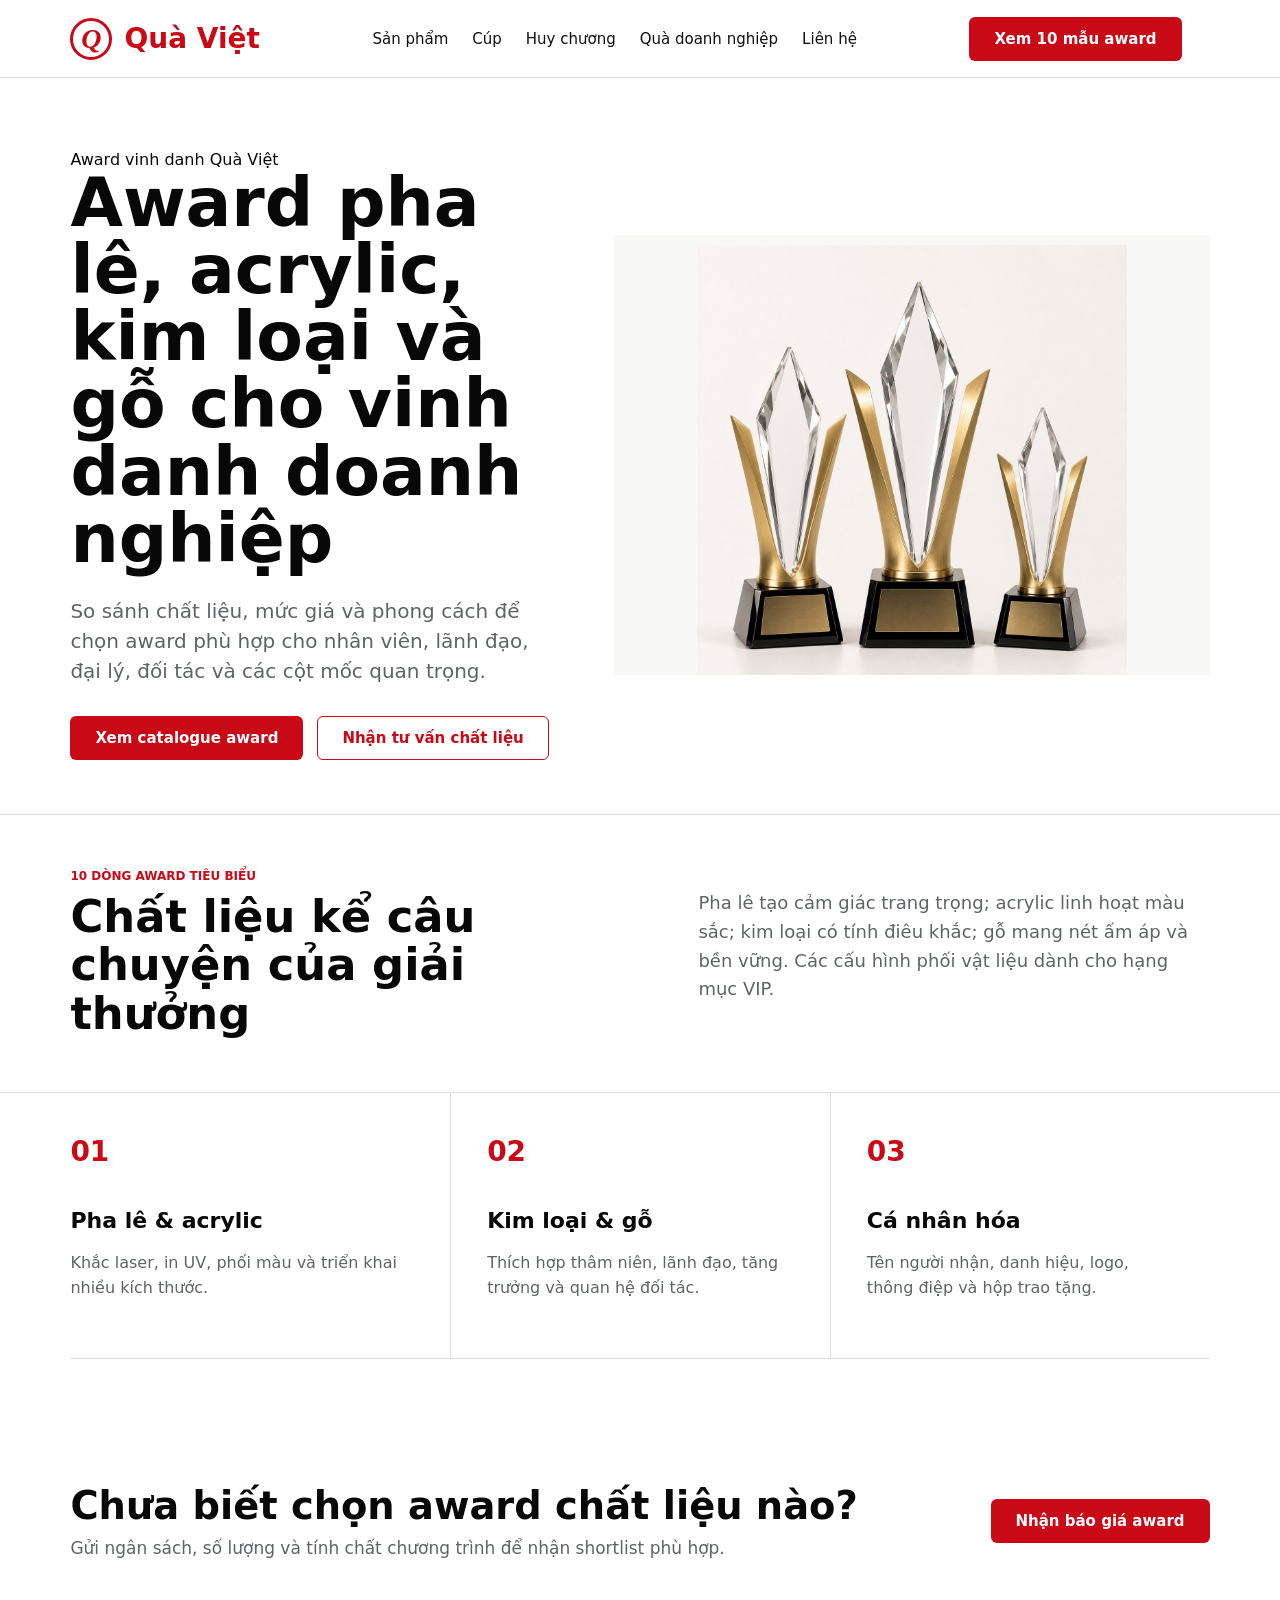
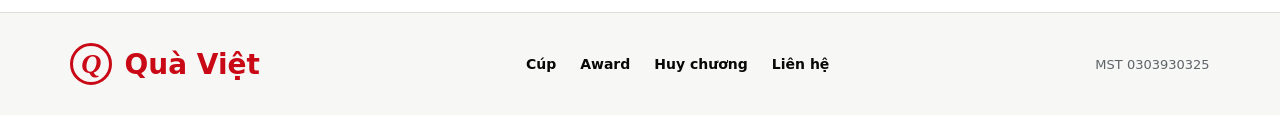
<file: award-vinh-danh.html>
<!doctype html><html lang="vi"><head><meta charset="UTF-8" /><meta name="viewport" content="width=device-width, initial-scale=1.0" /><title>Award Vinh Danh Pha Lê, Acrylic, Kim Loại &amp; Gỗ | Quà Việt</title><meta name="description" content="Catalogue award vinh danh pha lê, acrylic, kim loại, gỗ và phối vật liệu. Khắc tên, danh hiệu, logo; xem giá tham khảo và nhận báo giá Quà Việt." /><meta name="robots" content="index, follow, max-image-preview:large" /><link rel="canonical" href="https://vietgift.com/award-vinh-danh.html" /><link rel="alternate" hreflang="vi-VN" href="https://vietgift.com/award-vinh-danh.html" /><meta property="og:locale" content="vi_VN" /><meta property="og:type" content="website" /><meta property="og:site_name" content="Quà Việt" /><meta property="og:title" content="Award Vinh Danh Pha Lê, Acrylic, Kim Loại &amp; Gỗ" /><meta property="og:description" content="10 dòng award theo chất liệu và cấp độ chương trình." /><meta property="og:url" content="https://vietgift.com/award-vinh-danh.html" /><meta property="og:image" content="https://vietgift.com/assets/award-crystal-metal.jpg" /><meta name="twitter:card" content="summary_large_image" /><script type="application/ld+json">{"@context":"https://schema.org","@type":"CollectionPage","name":"Award vinh danh doanh nghiệp","url":"https://vietgift.com/award-vinh-danh.html","inLanguage":"vi-VN","about":["Award pha lê","Award acrylic","Award kim loại","Award gỗ"],"provider":{"@type":"Organization","name":"Quà Việt","url":"https://vietgift.com/"}}</script><link rel="stylesheet" href="styles.css?v=seo1" /></head><body><header class="site-header brand-page-header"><a class="brand" href="index.html"><span class="brand-mark">Q</span><span>Quà Việt</span></a><nav class="nav-links"><a href="index.html#products">Sản phẩm</a><a href="cup-the-thao.html">Cúp</a><a href="huy-chuong.html">Huy chương</a><a href="qua-tang-doanh-nghiep.html">Quà doanh nghiệp</a><a href="lien-he.html">Liên hệ</a></nav><div class="header-actions"><a class="button button-primary" href="index.html#products">Xem 10 mẫu award</a></div><button class="menu-button" type="button" aria-label="Mở menu"><span></span><span></span><span></span></button></header><main class="brand-page"><section class="brand-hero"><div class="brand-hero-copy"><span>Award vinh danh Quà Việt</span><h1>Award pha lê, acrylic, kim loại và gỗ cho vinh danh doanh nghiệp</h1><p>So sánh chất liệu, mức giá và phong cách để chọn award phù hợp cho nhân viên, lãnh đạo, đại lý, đối tác và các cột mốc quan trọng.</p><div class="hero-actions"><a class="button button-primary" href="index.html#products">Xem catalogue award</a><a class="button button-outline" href="lien-he.html">Nhận tư vấn chất liệu</a></div></div><div class="brand-hero-media"><img src="assets/award-crystal-metal.jpg" alt="Award phối pha lê và kim loại Quà Việt" /></div></section><section class="trust-intro"><div><span>10 dòng award tiêu biểu</span><h2>Chất liệu kể câu chuyện của giải thưởng</h2></div><p>Pha lê tạo cảm giác trang trọng; acrylic linh hoạt màu sắc; kim loại có tính điêu khắc; gỗ mang nét ấm áp và bền vững. Các cấu hình phối vật liệu dành cho hạng mục VIP.</p></section><section class="trust-principles"><article><strong>01</strong><h3>Pha lê &amp; acrylic</h3><p>Khắc laser, in UV, phối màu và triển khai nhiều kích thước.</p></article><article><strong>02</strong><h3>Kim loại &amp; gỗ</h3><p>Thích hợp thâm niên, lãnh đạo, tăng trưởng và quan hệ đối tác.</p></article><article><strong>03</strong><h3>Cá nhân hóa</h3><p>Tên người nhận, danh hiệu, logo, thông điệp và hộp trao tặng.</p></article></section><section class="trust-cta"><div><h2>Chưa biết chọn award chất liệu nào?</h2><p>Gửi ngân sách, số lượng và tính chất chương trình để nhận shortlist phù hợp.</p></div><a class="button button-primary" href="lien-he.html">Nhận báo giá award</a></section></main><footer class="brand-footer"><a class="brand" href="index.html"><span class="brand-mark">Q</span><span>Quà Việt</span></a><div><a href="cup-the-thao.html">Cúp</a><a href="award-vinh-danh.html">Award</a><a href="huy-chuong.html">Huy chương</a><a href="lien-he.html">Liên hệ</a></div><span>MST 0303930325</span></footer><script src="brand-pages.js"></script></body></html>
</file>
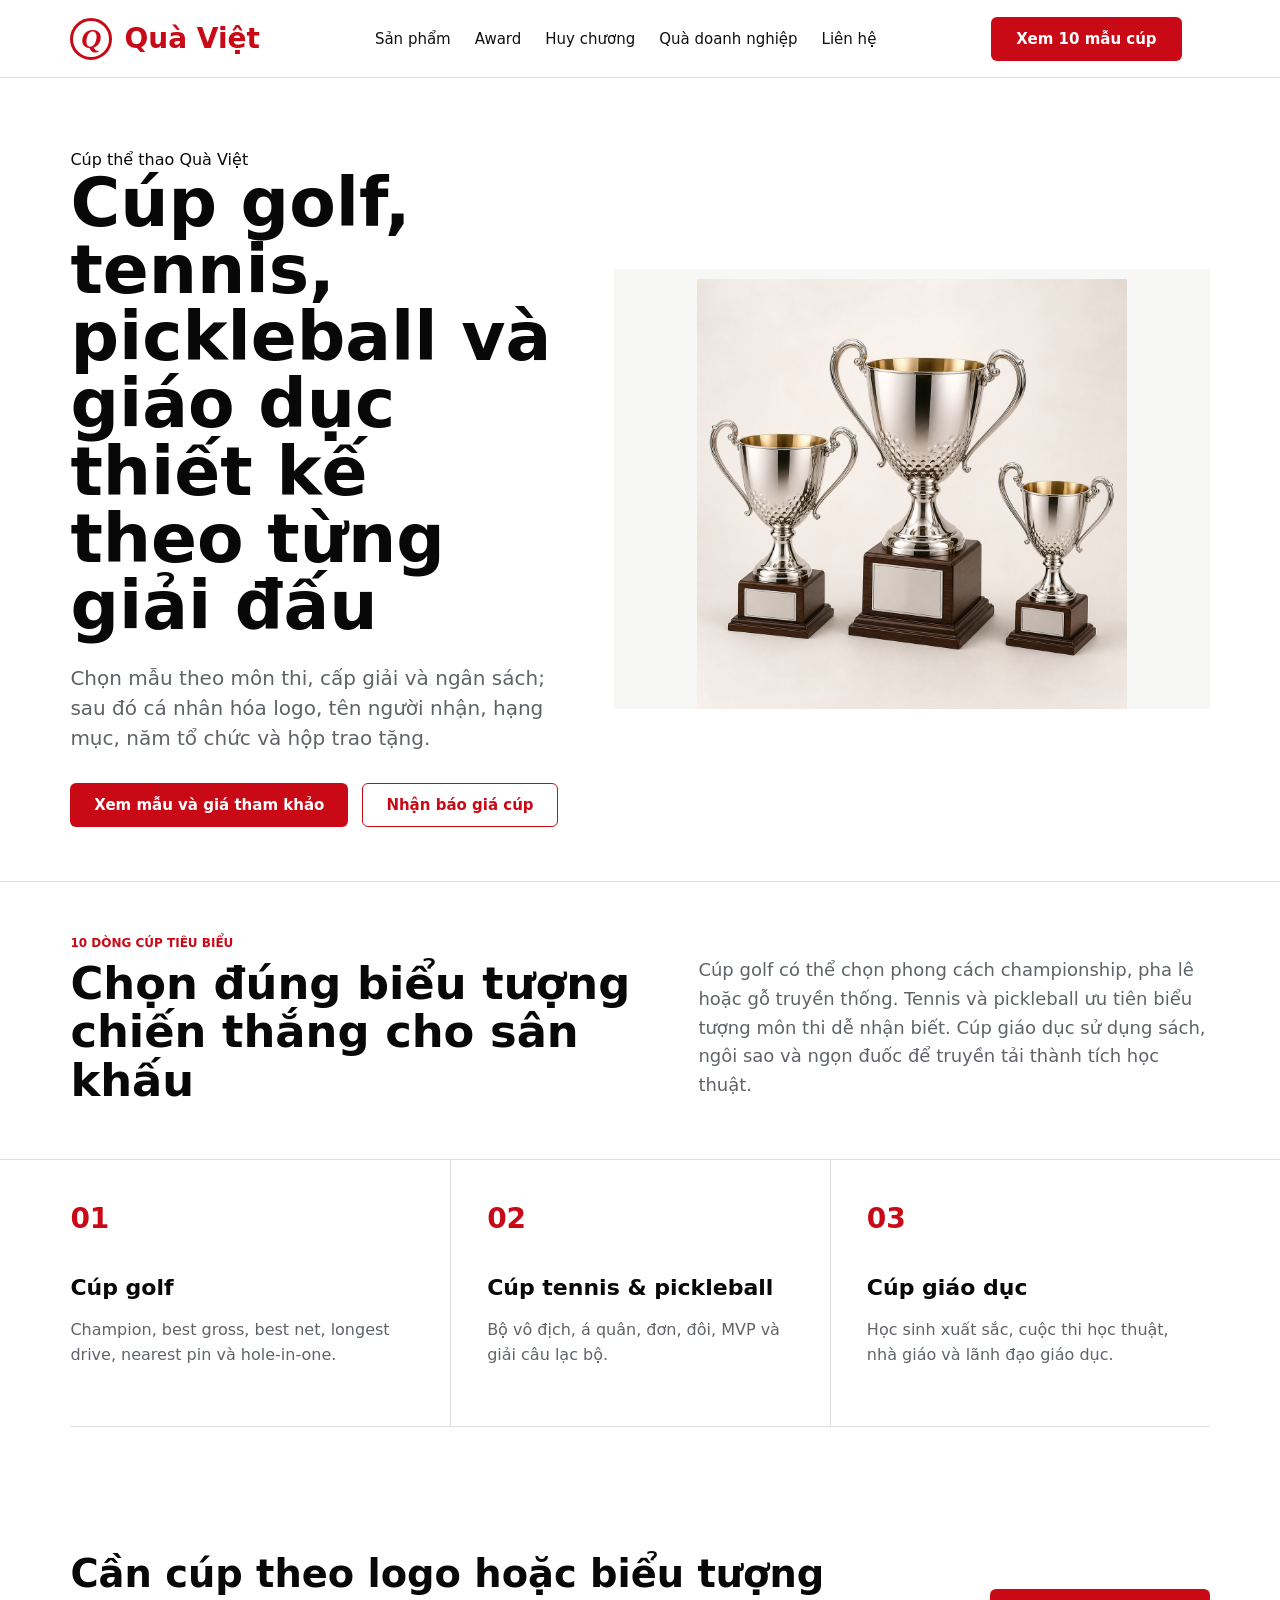
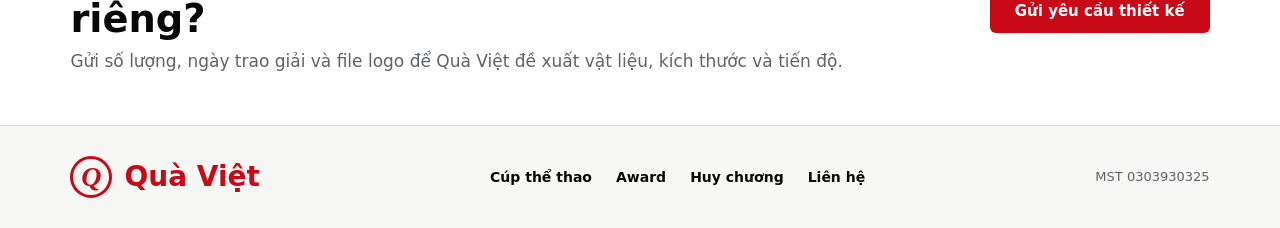
<file: cup-the-thao.html>
<!doctype html>
<html lang="vi"><head><meta charset="UTF-8" /><meta name="viewport" content="width=device-width, initial-scale=1.0" />
<title>Cúp Thể Thao Golf, Tennis, Pickleball Theo Yêu Cầu | Quà Việt</title>
<meta name="description" content="Xem mẫu và giá cúp thể thao golf, tennis, pickleball, cúp giáo dục. Quà Việt nhận khắc tên, logo, hạng mục và thiết kế cúp theo giải đấu." />
<meta name="robots" content="index, follow, max-image-preview:large" /><link rel="canonical" href="https://vietgift.com/cup-the-thao.html" /><link rel="alternate" hreflang="vi-VN" href="https://vietgift.com/cup-the-thao.html" />
<meta property="og:locale" content="vi_VN" /><meta property="og:type" content="website" /><meta property="og:site_name" content="Quà Việt" /><meta property="og:title" content="Cúp Thể Thao Golf, Tennis, Pickleball Theo Yêu Cầu" /><meta property="og:description" content="Bộ sưu tập cúp thể thao cá nhân hóa theo giải đấu, hạng mục và thương hiệu." /><meta property="og:url" content="https://vietgift.com/cup-the-thao.html" /><meta property="og:image" content="https://vietgift.com/assets/trophy-golf-classic.jpg" /><meta name="twitter:card" content="summary_large_image" />
<script type="application/ld+json">{"@context":"https://schema.org","@type":"CollectionPage","name":"Cúp thể thao theo yêu cầu","url":"https://vietgift.com/cup-the-thao.html","inLanguage":"vi-VN","about":["Cúp golf","Cúp tennis","Cúp pickleball","Cúp giáo dục"],"provider":{"@type":"Organization","name":"Quà Việt","url":"https://vietgift.com/"}}</script><link rel="stylesheet" href="styles.css?v=seo1" /></head>
<body><header class="site-header brand-page-header"><a class="brand" href="index.html"><span class="brand-mark">Q</span><span>Quà Việt</span></a><nav class="nav-links" aria-label="Điều hướng chính"><a href="index.html#products">Sản phẩm</a><a href="award-vinh-danh.html">Award</a><a href="huy-chuong.html">Huy chương</a><a href="qua-tang-doanh-nghiep.html">Quà doanh nghiệp</a><a href="lien-he.html">Liên hệ</a></nav><div class="header-actions"><a class="button button-primary" href="index.html#products">Xem 10 mẫu cúp</a></div><button class="menu-button" type="button" aria-label="Mở menu"><span></span><span></span><span></span></button></header>
<main class="brand-page"><section class="brand-hero"><div class="brand-hero-copy"><span>Cúp thể thao Quà Việt</span><h1>Cúp golf, tennis, pickleball và giáo dục thiết kế theo từng giải đấu</h1><p>Chọn mẫu theo môn thi, cấp giải và ngân sách; sau đó cá nhân hóa logo, tên người nhận, hạng mục, năm tổ chức và hộp trao tặng.</p><div class="hero-actions"><a class="button button-primary" href="index.html#products">Xem mẫu và giá tham khảo</a><a class="button button-outline" href="lien-he.html">Nhận báo giá cúp</a></div></div><div class="brand-hero-media"><img src="assets/trophy-golf-classic.jpg" alt="Bộ cúp golf kim loại Quà Việt" /></div></section>
<section class="trust-intro"><div><span>10 dòng cúp tiêu biểu</span><h2>Chọn đúng biểu tượng chiến thắng cho sân khấu</h2></div><p>Cúp golf có thể chọn phong cách championship, pha lê hoặc gỗ truyền thống. Tennis và pickleball ưu tiên biểu tượng môn thi dễ nhận biết. Cúp giáo dục sử dụng sách, ngôi sao và ngọn đuốc để truyền tải thành tích học thuật.</p></section>
<section class="trust-principles"><article><strong>01</strong><h3>Cúp golf</h3><p>Champion, best gross, best net, longest drive, nearest pin và hole-in-one.</p></article><article><strong>02</strong><h3>Cúp tennis &amp; pickleball</h3><p>Bộ vô địch, á quân, đơn, đôi, MVP và giải câu lạc bộ.</p></article><article><strong>03</strong><h3>Cúp giáo dục</h3><p>Học sinh xuất sắc, cuộc thi học thuật, nhà giáo và lãnh đạo giáo dục.</p></article></section>
<section class="trust-cta"><div><h2>Cần cúp theo logo hoặc biểu tượng riêng?</h2><p>Gửi số lượng, ngày trao giải và file logo để Quà Việt đề xuất vật liệu, kích thước và tiến độ.</p></div><a class="button button-primary" href="lien-he.html">Gửi yêu cầu thiết kế</a></section></main><footer class="brand-footer"><a class="brand" href="index.html"><span class="brand-mark">Q</span><span>Quà Việt</span></a><div><a href="cup-the-thao.html">Cúp thể thao</a><a href="award-vinh-danh.html">Award</a><a href="huy-chuong.html">Huy chương</a><a href="lien-he.html">Liên hệ</a></div><span>MST 0303930325</span></footer><script src="brand-pages.js"></script></body></html>
</file>
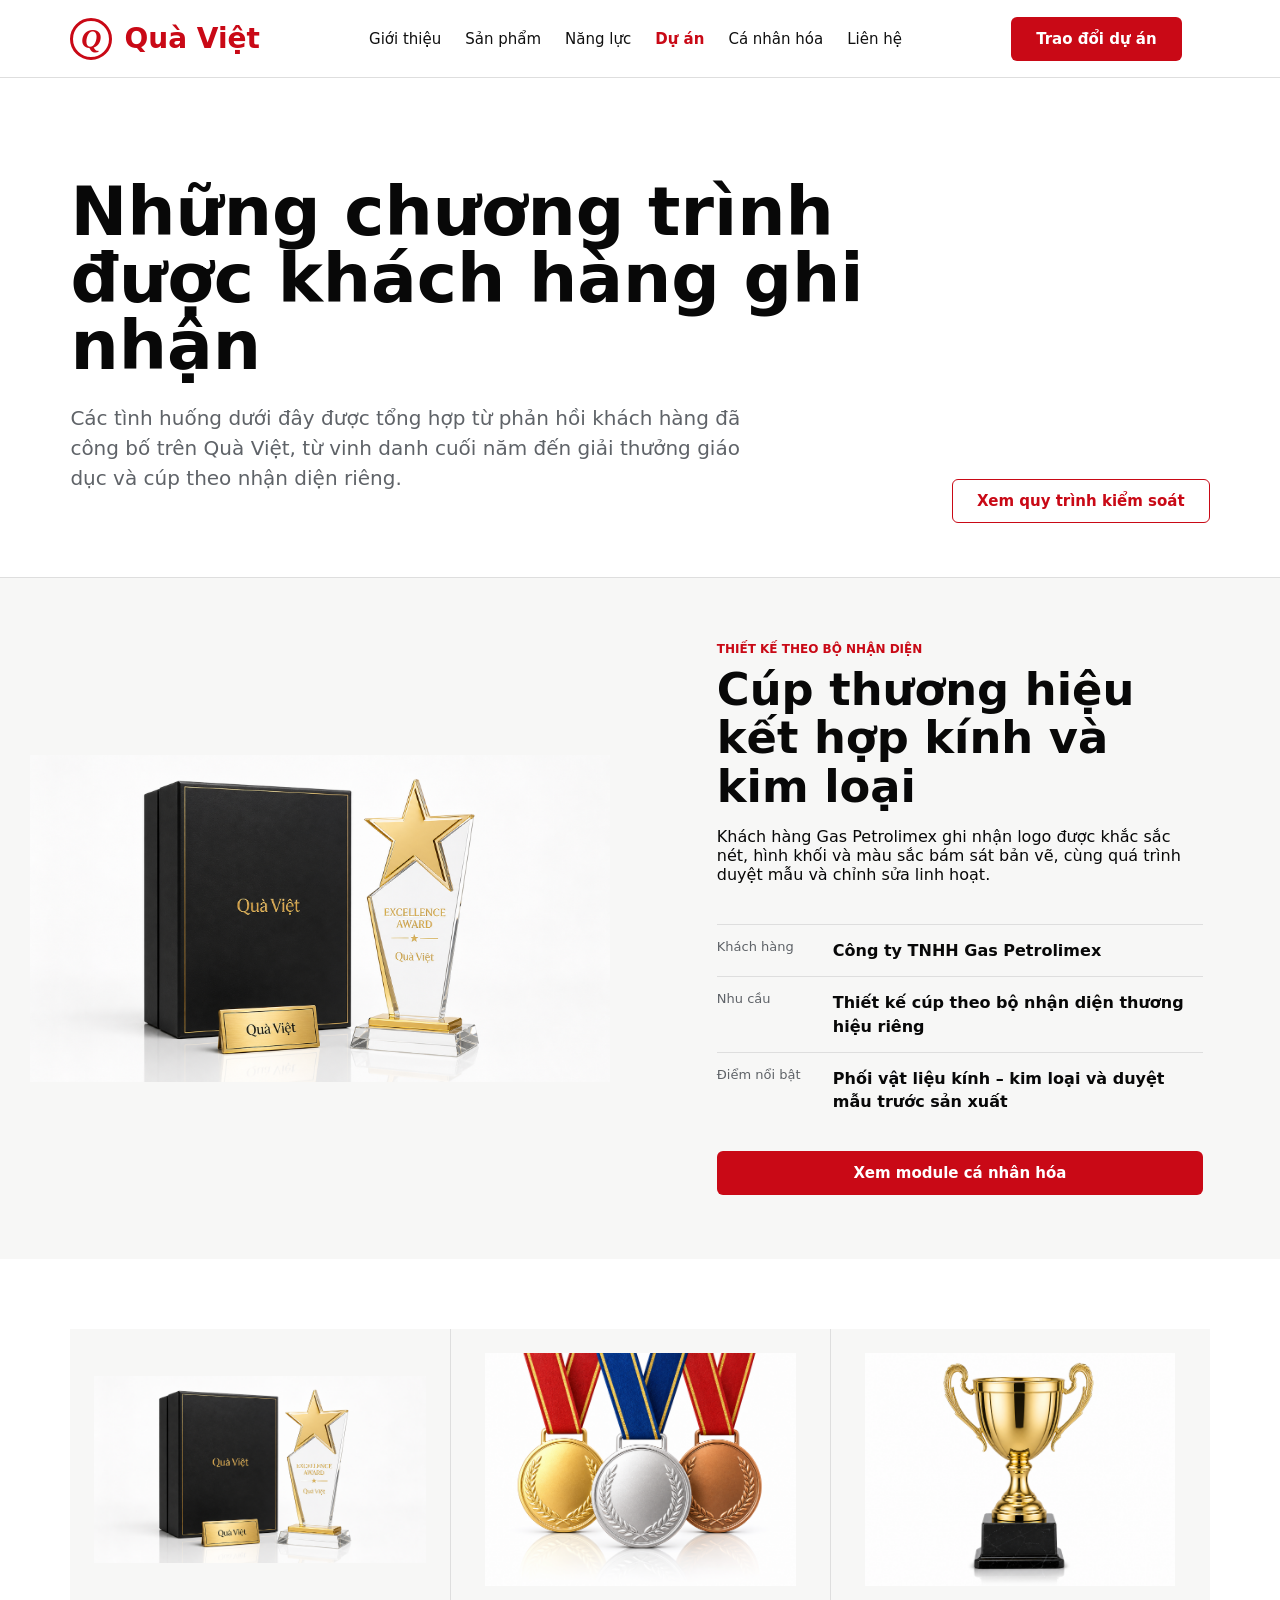
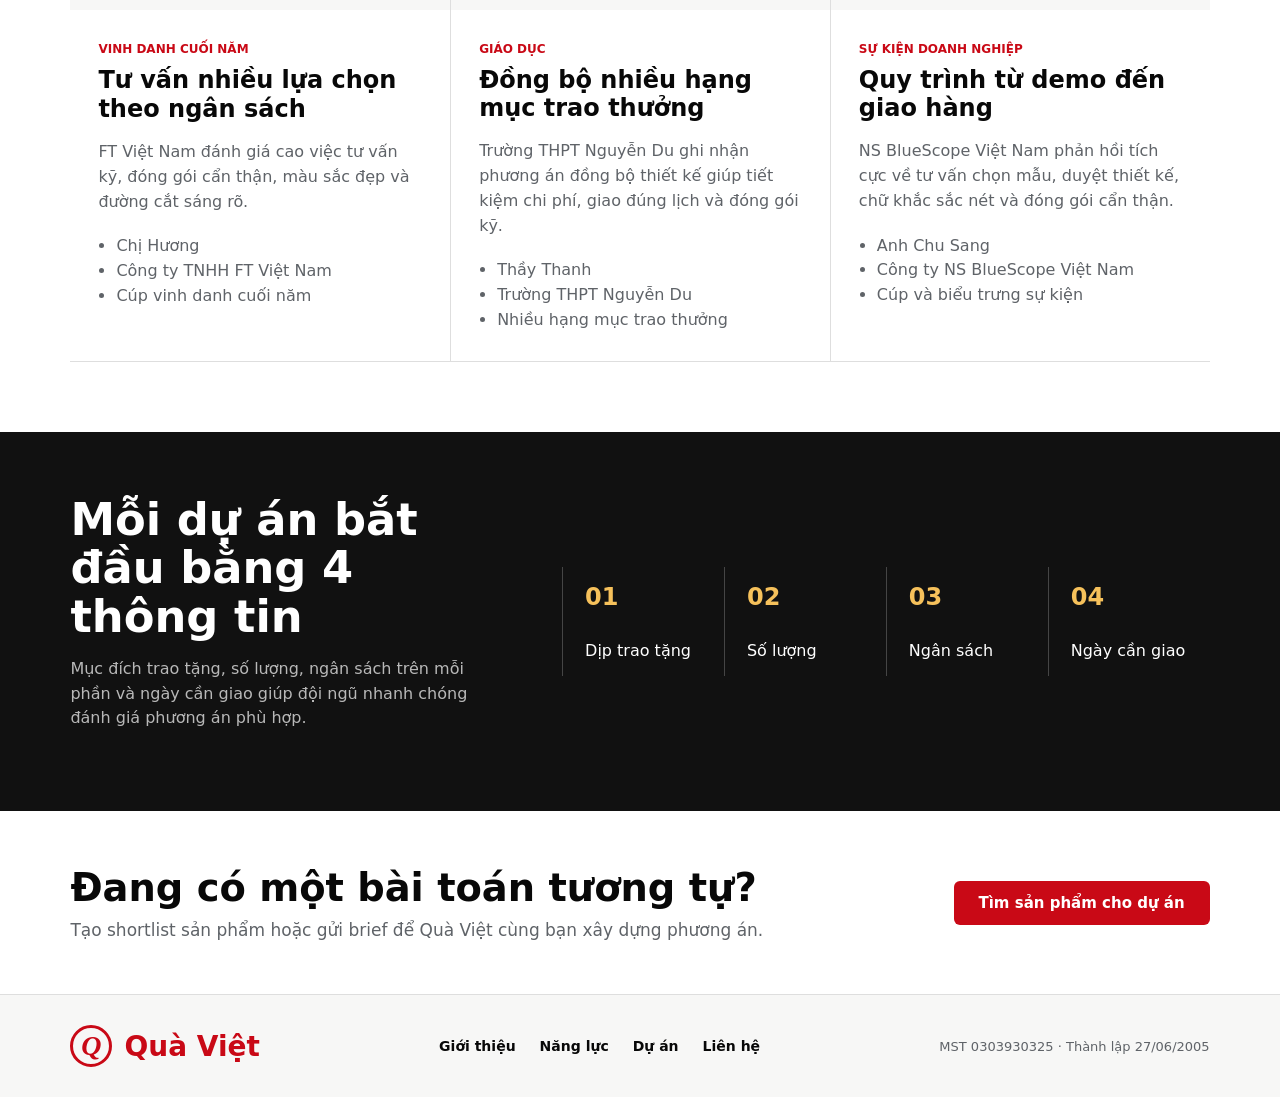
<file: du-an.html>
<!doctype html>
<html lang="vi">
  <head>
    <meta charset="UTF-8" />
    <meta name="viewport" content="width=device-width, initial-scale=1.0" />
    <title>Dự Án Cúp &amp; Quà Tặng Doanh Nghiệp Tiêu Biểu | Quà Việt</title>
    <meta name="description" content="Các mô hình dự án quà tặng và vinh danh doanh nghiệp được Quà Việt hỗ trợ từ lựa chọn sản phẩm đến cá nhân hóa và giao hàng." />
    <meta name="robots" content="index, follow, max-image-preview:large" />
    <link rel="canonical" href="https://vietgift.com/du-an.html" />
    <link rel="alternate" hreflang="vi-VN" href="https://vietgift.com/du-an.html" />
    <meta property="og:locale" content="vi_VN" /><meta property="og:type" content="article" /><meta property="og:site_name" content="Quà Việt" />
    <meta property="og:title" content="Dự Án Cúp &amp; Quà Tặng Doanh Nghiệp Tiêu Biểu | Quà Việt" /><meta property="og:description" content="Tham khảo các dự án cúp thương hiệu, giải thưởng giáo dục và chương trình vinh danh do Quà Việt triển khai." />
    <meta property="og:url" content="https://vietgift.com/du-an.html" /><meta property="og:image" content="https://vietgift.com/assets/award-metal-orbit.jpg" />
    <meta name="twitter:card" content="summary_large_image" />
    <script type="application/ld+json">{"@context":"https://schema.org","@type":"CollectionPage","name":"Dự án cúp và quà tặng doanh nghiệp tiêu biểu","url":"https://vietgift.com/du-an.html","inLanguage":"vi-VN","isPartOf":{"@type":"WebSite","url":"https://vietgift.com/"}}</script>
    <link rel="icon" href="favicon.svg" type="image/svg+xml" />
    <link rel="stylesheet" href="styles.css?v=seo1" />
  </head>
  <body>
    <header class="site-header brand-page-header">
      <a class="brand" href="index.html" aria-label="Trang chủ Quà Việt"><span class="brand-mark">Q</span><span>Quà Việt</span></a>
      <nav class="nav-links" aria-label="Điều hướng chính"><a href="gioi-thieu.html">Giới thiệu</a><a href="index.html#products">Sản phẩm</a><a href="nang-luc.html">Năng lực</a><a class="active" href="du-an.html">Dự án</a><a href="index.html#personalize">Cá nhân hóa</a><a href="lien-he.html">Liên hệ</a></nav>
      <div class="header-actions"><a class="button button-primary" href="index.html#products">Trao đổi dự án</a></div>
      <button class="menu-button" type="button" aria-label="Mở menu"><span></span><span></span><span></span></button>
    </header>

    <main class="brand-page">
      <section class="projects-hero"><div><h1>Những chương trình được khách hàng ghi nhận</h1><p>Các tình huống dưới đây được tổng hợp từ phản hồi khách hàng đã công bố trên Quà Việt, từ vinh danh cuối năm đến giải thưởng giáo dục và cúp theo nhận diện riêng.</p></div><a class="button button-outline" href="nang-luc.html">Xem quy trình kiểm soát</a></section>

      <section class="featured-project">
        <div class="featured-project-media"><img src="assets/quaviet-recognition-award.png" alt="Award và giftset cho chương trình vinh danh" /></div>
        <div class="featured-project-copy"><span>Thiết kế theo bộ nhận diện</span><h2>Cúp thương hiệu kết hợp kính và kim loại</h2><p>Khách hàng Gas Petrolimex ghi nhận logo được khắc sắc nét, hình khối và màu sắc bám sát bản vẽ, cùng quá trình duyệt mẫu và chỉnh sửa linh hoạt.</p><dl><div><dt>Khách hàng</dt><dd>Công ty TNHH Gas Petrolimex</dd></div><div><dt>Nhu cầu</dt><dd>Thiết kế cúp theo bộ nhận diện thương hiệu riêng</dd></div><div><dt>Điểm nổi bật</dt><dd>Phối vật liệu kính – kim loại và duyệt mẫu trước sản xuất</dd></div></dl><a class="button button-primary" href="index.html#personalize">Xem module cá nhân hóa</a></div>
      </section>

      <section class="project-cases">
        <article><img src="assets/quaviet-recognition-award.png" alt="Cúp vinh danh cuối năm Quà Việt" /><div><span>Vinh danh cuối năm</span><h3>Tư vấn nhiều lựa chọn theo ngân sách</h3><p>FT Việt Nam đánh giá cao việc tư vấn kỹ, đóng gói cẩn thận, màu sắc đẹp và đường cắt sáng rõ.</p><ul><li>Chị Hương</li><li>Công ty TNHH FT Việt Nam</li><li>Cúp vinh danh cuối năm</li></ul></div></article>
        <article><img src="assets/product-medals.png" alt="Giải thưởng giáo dục Quà Việt" /><div><span>Giáo dục</span><h3>Đồng bộ nhiều hạng mục trao thưởng</h3><p>Trường THPT Nguyễn Du ghi nhận phương án đồng bộ thiết kế giúp tiết kiệm chi phí, giao đúng lịch và đóng gói kỹ.</p><ul><li>Thầy Thanh</li><li>Trường THPT Nguyễn Du</li><li>Nhiều hạng mục trao thưởng</li></ul></div></article>
        <article><img src="assets/product-trophy.png" alt="Cúp và biểu trưng sự kiện Quà Việt" /><div><span>Sự kiện doanh nghiệp</span><h3>Quy trình từ demo đến giao hàng</h3><p>NS BlueScope Việt Nam phản hồi tích cực về tư vấn chọn mẫu, duyệt thiết kế, chữ khắc sắc nét và đóng gói cẩn thận.</p><ul><li>Anh Chu Sang</li><li>Công ty NS BlueScope Việt Nam</li><li>Cúp và biểu trưng sự kiện</li></ul></div></article>
      </section>

      <section class="project-method"><div><h2>Mỗi dự án bắt đầu bằng 4 thông tin</h2><p>Mục đích trao tặng, số lượng, ngân sách trên mỗi phần và ngày cần giao giúp đội ngũ nhanh chóng đánh giá phương án phù hợp.</p></div><ol><li><strong>01</strong><span>Dịp trao tặng</span></li><li><strong>02</strong><span>Số lượng</span></li><li><strong>03</strong><span>Ngân sách</span></li><li><strong>04</strong><span>Ngày cần giao</span></li></ol></section>
      <section class="trust-cta"><div><h2>Đang có một bài toán tương tự?</h2><p>Tạo shortlist sản phẩm hoặc gửi brief để Quà Việt cùng bạn xây dựng phương án.</p></div><a class="button button-primary" href="index.html#products">Tìm sản phẩm cho dự án</a></section>
    </main>
    <footer class="brand-footer"><a class="brand" href="index.html"><span class="brand-mark">Q</span><span>Quà Việt</span></a><div><a href="gioi-thieu.html">Giới thiệu</a><a href="nang-luc.html">Năng lực</a><a href="du-an.html">Dự án</a><a href="lien-he.html">Liên hệ</a></div><span>MST 0303930325 · Thành lập 27/06/2005</span></footer>
    <script src="brand-pages.js"></script>
  </body>
</html>
</file>
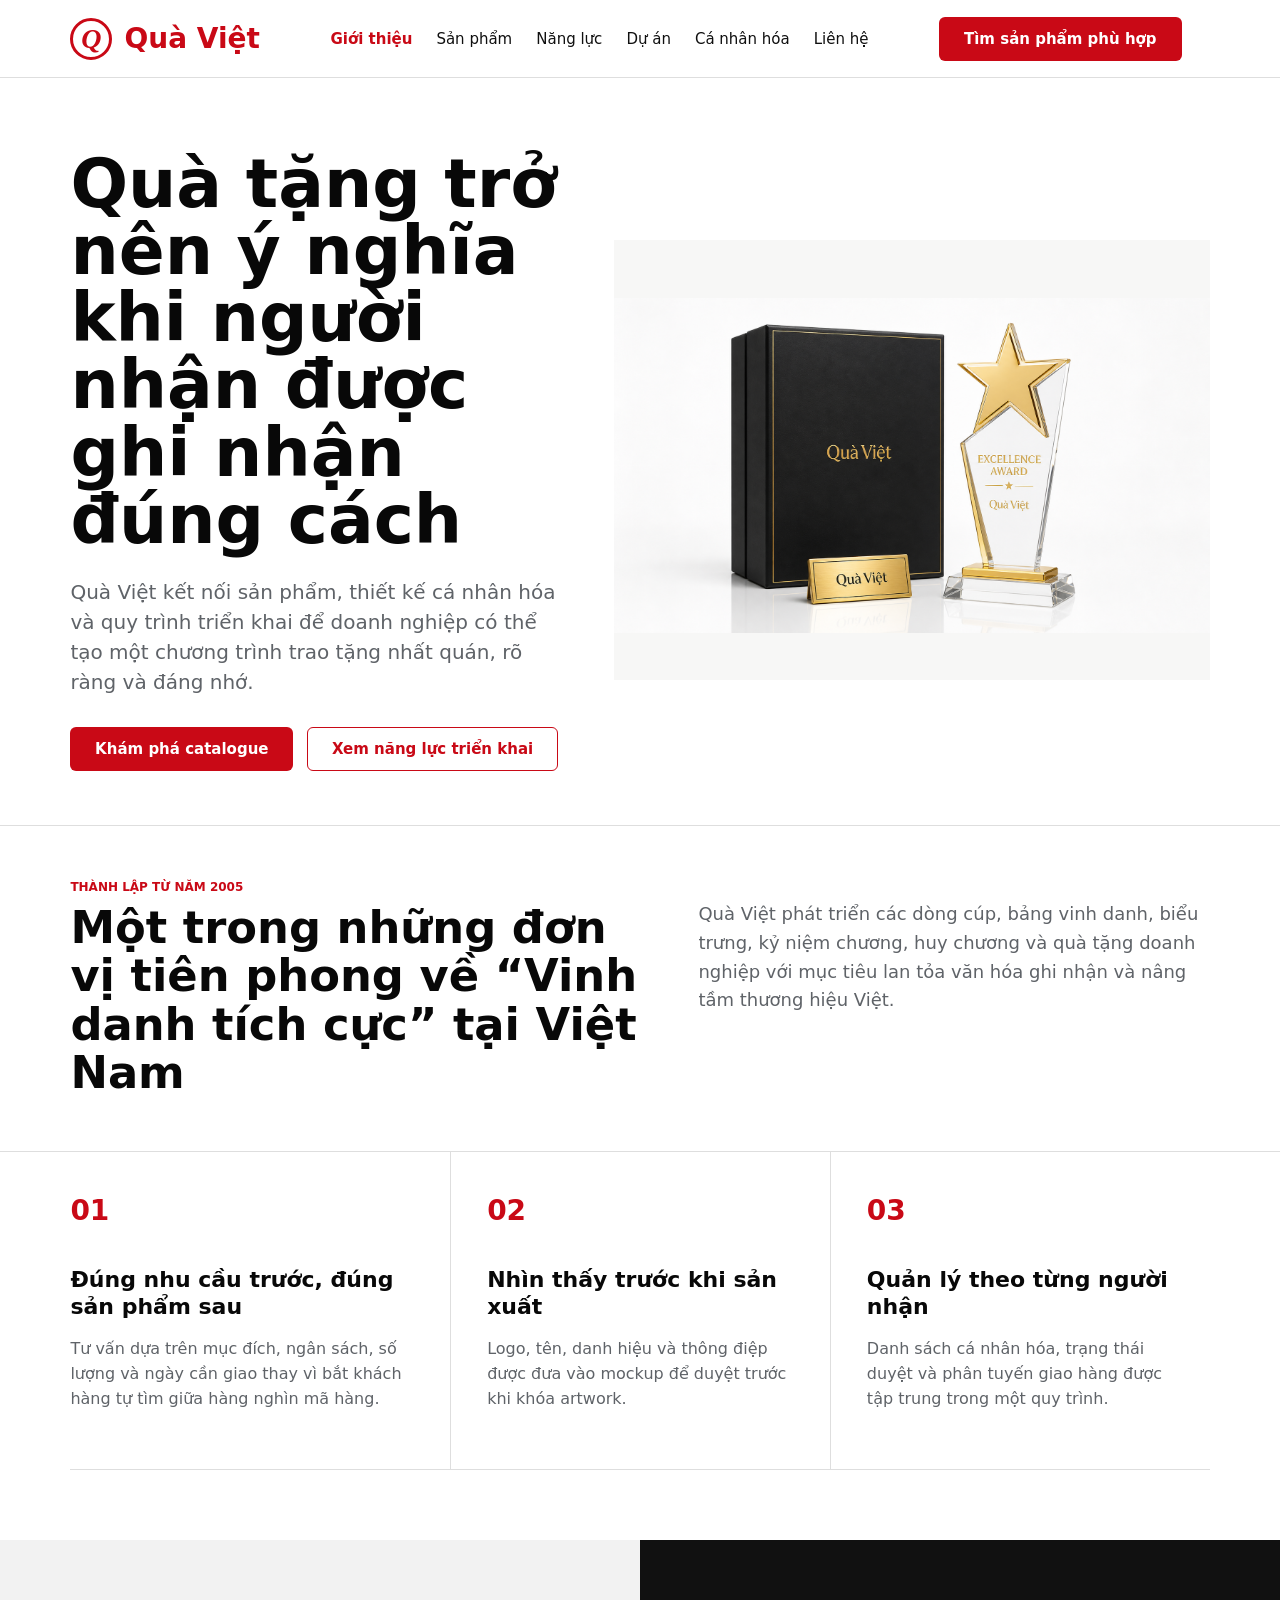
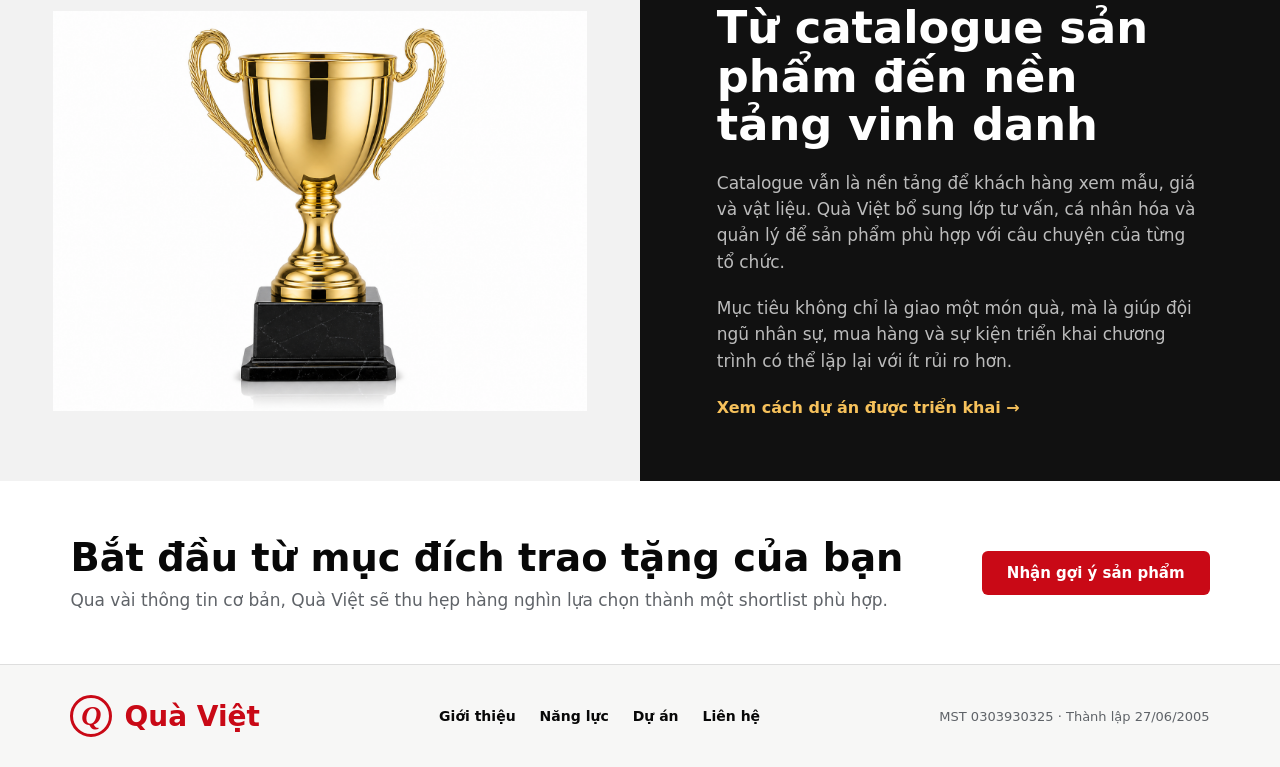
<file: gioi-thieu.html>
<!doctype html>
<html lang="vi">
  <head>
    <meta charset="UTF-8" />
    <meta name="viewport" content="width=device-width, initial-scale=1.0" />
    <title>Giới thiệu Quà Việt | Quà tặng &amp; Vinh danh doanh nghiệp</title>
    <meta name="description" content="Tìm hiểu cách Quà Việt xây dựng các chương trình quà tặng và vinh danh doanh nghiệp có thể cá nhân hóa, duyệt mẫu và quản lý rõ ràng." />
    <meta name="robots" content="index, follow, max-image-preview:large" />
    <link rel="canonical" href="https://vietgift.com/gioi-thieu.html" />
    <link rel="alternate" hreflang="vi-VN" href="https://vietgift.com/gioi-thieu.html" />
    <meta property="og:locale" content="vi_VN" /><meta property="og:type" content="article" /><meta property="og:site_name" content="Quà Việt" />
    <meta property="og:title" content="Giới thiệu Quà Việt | Quà tặng &amp; Vinh danh doanh nghiệp" />
    <meta property="og:description" content="Quà Việt phát triển giải pháp cúp, award và quà tặng doanh nghiệp cá nhân hóa từ năm 2005." />
    <meta property="og:url" content="https://vietgift.com/gioi-thieu.html" /><meta property="og:image" content="https://vietgift.com/assets/quaviet-recognition-award.png" />
    <meta name="twitter:card" content="summary_large_image" />
    <script type="application/ld+json">{"@context":"https://schema.org","@type":"AboutPage","name":"Giới thiệu Quà Việt","url":"https://vietgift.com/gioi-thieu.html","inLanguage":"vi-VN","isPartOf":{"@type":"WebSite","url":"https://vietgift.com/"},"about":{"@type":"Organization","name":"Công ty TNHH SX TM DV Quà Việt","foundingDate":"2005-06-27","taxID":"0303930325"}}</script>
    <link rel="icon" href="favicon.svg" type="image/svg+xml" />
    <link rel="stylesheet" href="styles.css?v=seo1" />
  </head>
  <body>
    <header class="site-header brand-page-header">
      <a class="brand" href="index.html" aria-label="Trang chủ Quà Việt"><span class="brand-mark">Q</span><span>Quà Việt</span></a>
      <nav class="nav-links" aria-label="Điều hướng chính">
        <a class="active" href="gioi-thieu.html">Giới thiệu</a>
        <a href="index.html#products">Sản phẩm</a>
        <a href="nang-luc.html">Năng lực</a>
        <a href="du-an.html">Dự án</a>
        <a href="index.html#personalize">Cá nhân hóa</a>
        <a href="lien-he.html">Liên hệ</a>
      </nav>
      <div class="header-actions"><a class="button button-primary" href="index.html#products">Tìm sản phẩm phù hợp</a></div>
      <button class="menu-button" type="button" aria-label="Mở menu"><span></span><span></span><span></span></button>
    </header>

    <main class="brand-page">
      <section class="brand-hero">
        <div class="brand-hero-copy">
          <h1>Quà tặng trở nên ý nghĩa khi người nhận được ghi nhận đúng cách</h1>
          <p>Quà Việt kết nối sản phẩm, thiết kế cá nhân hóa và quy trình triển khai để doanh nghiệp có thể tạo một chương trình trao tặng nhất quán, rõ ràng và đáng nhớ.</p>
          <div class="hero-actions">
            <a class="button button-primary" href="index.html#products">Khám phá catalogue</a>
            <a class="button button-outline" href="nang-luc.html">Xem năng lực triển khai</a>
          </div>
        </div>
        <div class="brand-hero-media"><img src="assets/quaviet-recognition-award.png" alt="Bộ cúp vinh danh và quà tặng Quà Việt" /></div>
      </section>

      <section class="trust-intro">
        <div><span>Thành lập từ năm 2005</span><h2>Một trong những đơn vị tiên phong về “Vinh danh tích cực” tại Việt Nam</h2></div>
        <p>Quà Việt phát triển các dòng cúp, bảng vinh danh, biểu trưng, kỷ niệm chương, huy chương và quà tặng doanh nghiệp với mục tiêu lan tỏa văn hóa ghi nhận và nâng tầm thương hiệu Việt.</p>
      </section>

      <section class="trust-principles">
        <article><strong>01</strong><h3>Đúng nhu cầu trước, đúng sản phẩm sau</h3><p>Tư vấn dựa trên mục đích, ngân sách, số lượng và ngày cần giao thay vì bắt khách hàng tự tìm giữa hàng nghìn mã hàng.</p></article>
        <article><strong>02</strong><h3>Nhìn thấy trước khi sản xuất</h3><p>Logo, tên, danh hiệu và thông điệp được đưa vào mockup để duyệt trước khi khóa artwork.</p></article>
        <article><strong>03</strong><h3>Quản lý theo từng người nhận</h3><p>Danh sách cá nhân hóa, trạng thái duyệt và phân tuyến giao hàng được tập trung trong một quy trình.</p></article>
      </section>

      <section class="brand-story-band">
        <div class="story-media"><img src="assets/product-trophy.png" alt="Trophy kim loại trong catalogue Quà Việt" /></div>
        <div class="story-copy"><h2>Từ catalogue sản phẩm đến nền tảng vinh danh</h2><p>Catalogue vẫn là nền tảng để khách hàng xem mẫu, giá và vật liệu. Quà Việt bổ sung lớp tư vấn, cá nhân hóa và quản lý để sản phẩm phù hợp với câu chuyện của từng tổ chức.</p><p>Mục tiêu không chỉ là giao một món quà, mà là giúp đội ngũ nhân sự, mua hàng và sự kiện triển khai chương trình có thể lặp lại với ít rủi ro hơn.</p><a class="text-link" href="du-an.html">Xem cách dự án được triển khai →</a></div>
      </section>

      <section class="trust-cta"><div><h2>Bắt đầu từ mục đích trao tặng của bạn</h2><p>Qua vài thông tin cơ bản, Quà Việt sẽ thu hẹp hàng nghìn lựa chọn thành một shortlist phù hợp.</p></div><a class="button button-primary" href="index.html#products">Nhận gợi ý sản phẩm</a></section>
    </main>

    <footer class="brand-footer"><a class="brand" href="index.html"><span class="brand-mark">Q</span><span>Quà Việt</span></a><div><a href="gioi-thieu.html">Giới thiệu</a><a href="nang-luc.html">Năng lực</a><a href="du-an.html">Dự án</a><a href="lien-he.html">Liên hệ</a></div><span>MST 0303930325 · Thành lập 27/06/2005</span></footer>
    <script src="brand-pages.js"></script>
  </body>
</html>
</file>
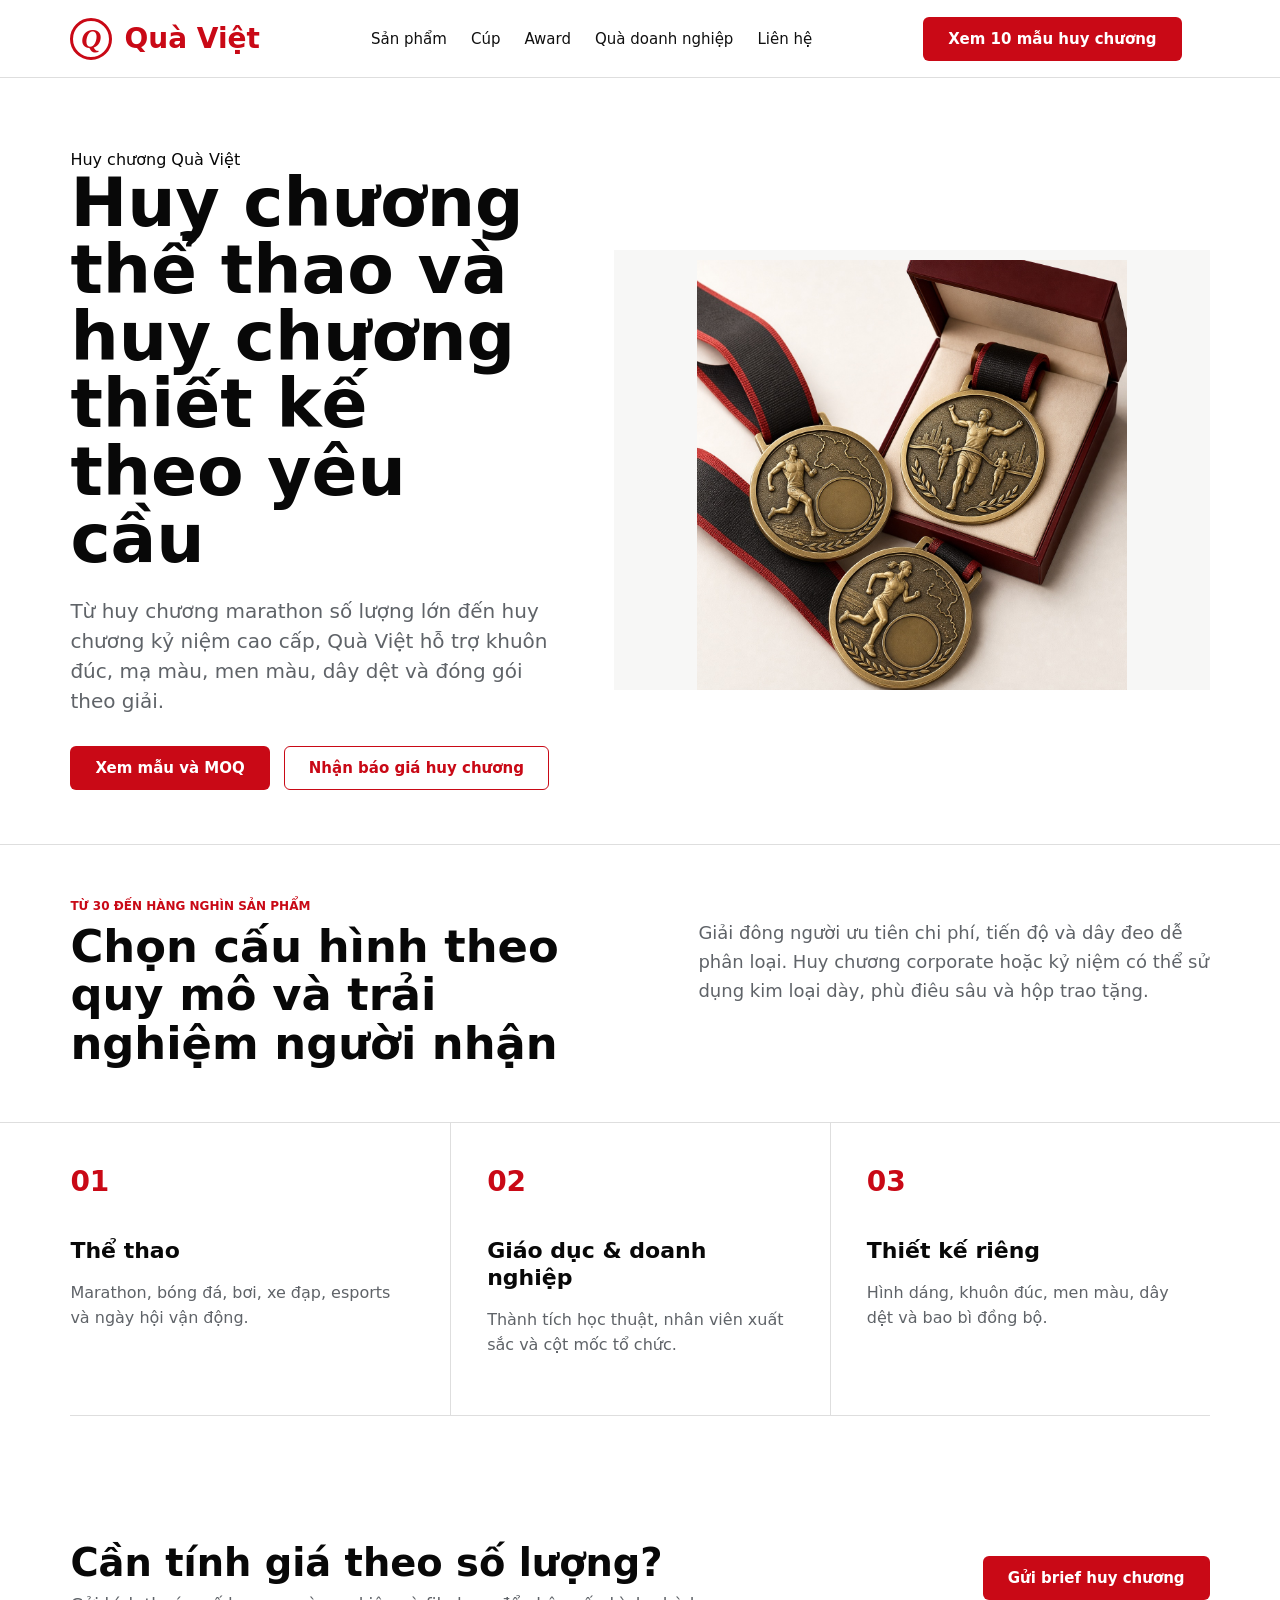
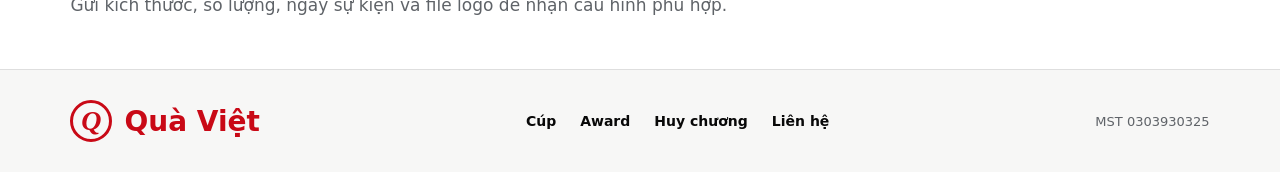
<file: huy-chuong.html>
<!doctype html><html lang="vi"><head><meta charset="UTF-8" /><meta name="viewport" content="width=device-width, initial-scale=1.0" /><title>Huy Chương Thể Thao &amp; Huy Chương Theo Yêu Cầu | Quà Việt</title><meta name="description" content="Đặt huy chương marathon, bóng đá, bơi, xe đạp, esports, trường học và doanh nghiệp. Thiết kế khuôn, men màu, dây đeo, logo theo yêu cầu." /><meta name="robots" content="index, follow, max-image-preview:large" /><link rel="canonical" href="https://vietgift.com/huy-chuong.html" /><link rel="alternate" hreflang="vi-VN" href="https://vietgift.com/huy-chuong.html" /><meta property="og:locale" content="vi_VN" /><meta property="og:type" content="website" /><meta property="og:site_name" content="Quà Việt" /><meta property="og:title" content="Huy Chương Thể Thao &amp; Huy Chương Theo Yêu Cầu" /><meta property="og:description" content="10 dòng huy chương cho thể thao, giáo dục và doanh nghiệp." /><meta property="og:url" content="https://vietgift.com/huy-chuong.html" /><meta property="og:image" content="https://vietgift.com/assets/medal-marathon.jpg" /><meta name="twitter:card" content="summary_large_image" /><script type="application/ld+json">{"@context":"https://schema.org","@type":"CollectionPage","name":"Huy chương thể thao và huy chương theo yêu cầu","url":"https://vietgift.com/huy-chuong.html","inLanguage":"vi-VN","about":["Huy chương marathon","Huy chương thể thao","Huy chương học sinh","Huy chương doanh nghiệp"],"provider":{"@type":"Organization","name":"Quà Việt","url":"https://vietgift.com/"}}</script><link rel="stylesheet" href="styles.css?v=seo1" /></head><body><header class="site-header brand-page-header"><a class="brand" href="index.html"><span class="brand-mark">Q</span><span>Quà Việt</span></a><nav class="nav-links"><a href="index.html#products">Sản phẩm</a><a href="cup-the-thao.html">Cúp</a><a href="award-vinh-danh.html">Award</a><a href="qua-tang-doanh-nghiep.html">Quà doanh nghiệp</a><a href="lien-he.html">Liên hệ</a></nav><div class="header-actions"><a class="button button-primary" href="index.html#products">Xem 10 mẫu huy chương</a></div><button class="menu-button" type="button" aria-label="Mở menu"><span></span><span></span><span></span></button></header><main class="brand-page"><section class="brand-hero"><div class="brand-hero-copy"><span>Huy chương Quà Việt</span><h1>Huy chương thể thao và huy chương thiết kế theo yêu cầu</h1><p>Từ huy chương marathon số lượng lớn đến huy chương kỷ niệm cao cấp, Quà Việt hỗ trợ khuôn đúc, mạ màu, men màu, dây dệt và đóng gói theo giải.</p><div class="hero-actions"><a class="button button-primary" href="index.html#products">Xem mẫu và MOQ</a><a class="button button-outline" href="lien-he.html">Nhận báo giá huy chương</a></div></div><div class="brand-hero-media"><img src="assets/medal-marathon.jpg" alt="Huy chương marathon theo yêu cầu Quà Việt" /></div></section><section class="trust-intro"><div><span>Từ 30 đến hàng nghìn sản phẩm</span><h2>Chọn cấu hình theo quy mô và trải nghiệm người nhận</h2></div><p>Giải đông người ưu tiên chi phí, tiến độ và dây đeo dễ phân loại. Huy chương corporate hoặc kỷ niệm có thể sử dụng kim loại dày, phù điêu sâu và hộp trao tặng.</p></section><section class="trust-principles"><article><strong>01</strong><h3>Thể thao</h3><p>Marathon, bóng đá, bơi, xe đạp, esports và ngày hội vận động.</p></article><article><strong>02</strong><h3>Giáo dục &amp; doanh nghiệp</h3><p>Thành tích học thuật, nhân viên xuất sắc và cột mốc tổ chức.</p></article><article><strong>03</strong><h3>Thiết kế riêng</h3><p>Hình dáng, khuôn đúc, men màu, dây dệt và bao bì đồng bộ.</p></article></section><section class="trust-cta"><div><h2>Cần tính giá theo số lượng?</h2><p>Gửi kích thước, số lượng, ngày sự kiện và file logo để nhận cấu hình phù hợp.</p></div><a class="button button-primary" href="lien-he.html">Gửi brief huy chương</a></section></main><footer class="brand-footer"><a class="brand" href="index.html"><span class="brand-mark">Q</span><span>Quà Việt</span></a><div><a href="cup-the-thao.html">Cúp</a><a href="award-vinh-danh.html">Award</a><a href="huy-chuong.html">Huy chương</a><a href="lien-he.html">Liên hệ</a></div><span>MST 0303930325</span></footer><script src="brand-pages.js"></script></body></html>
</file>
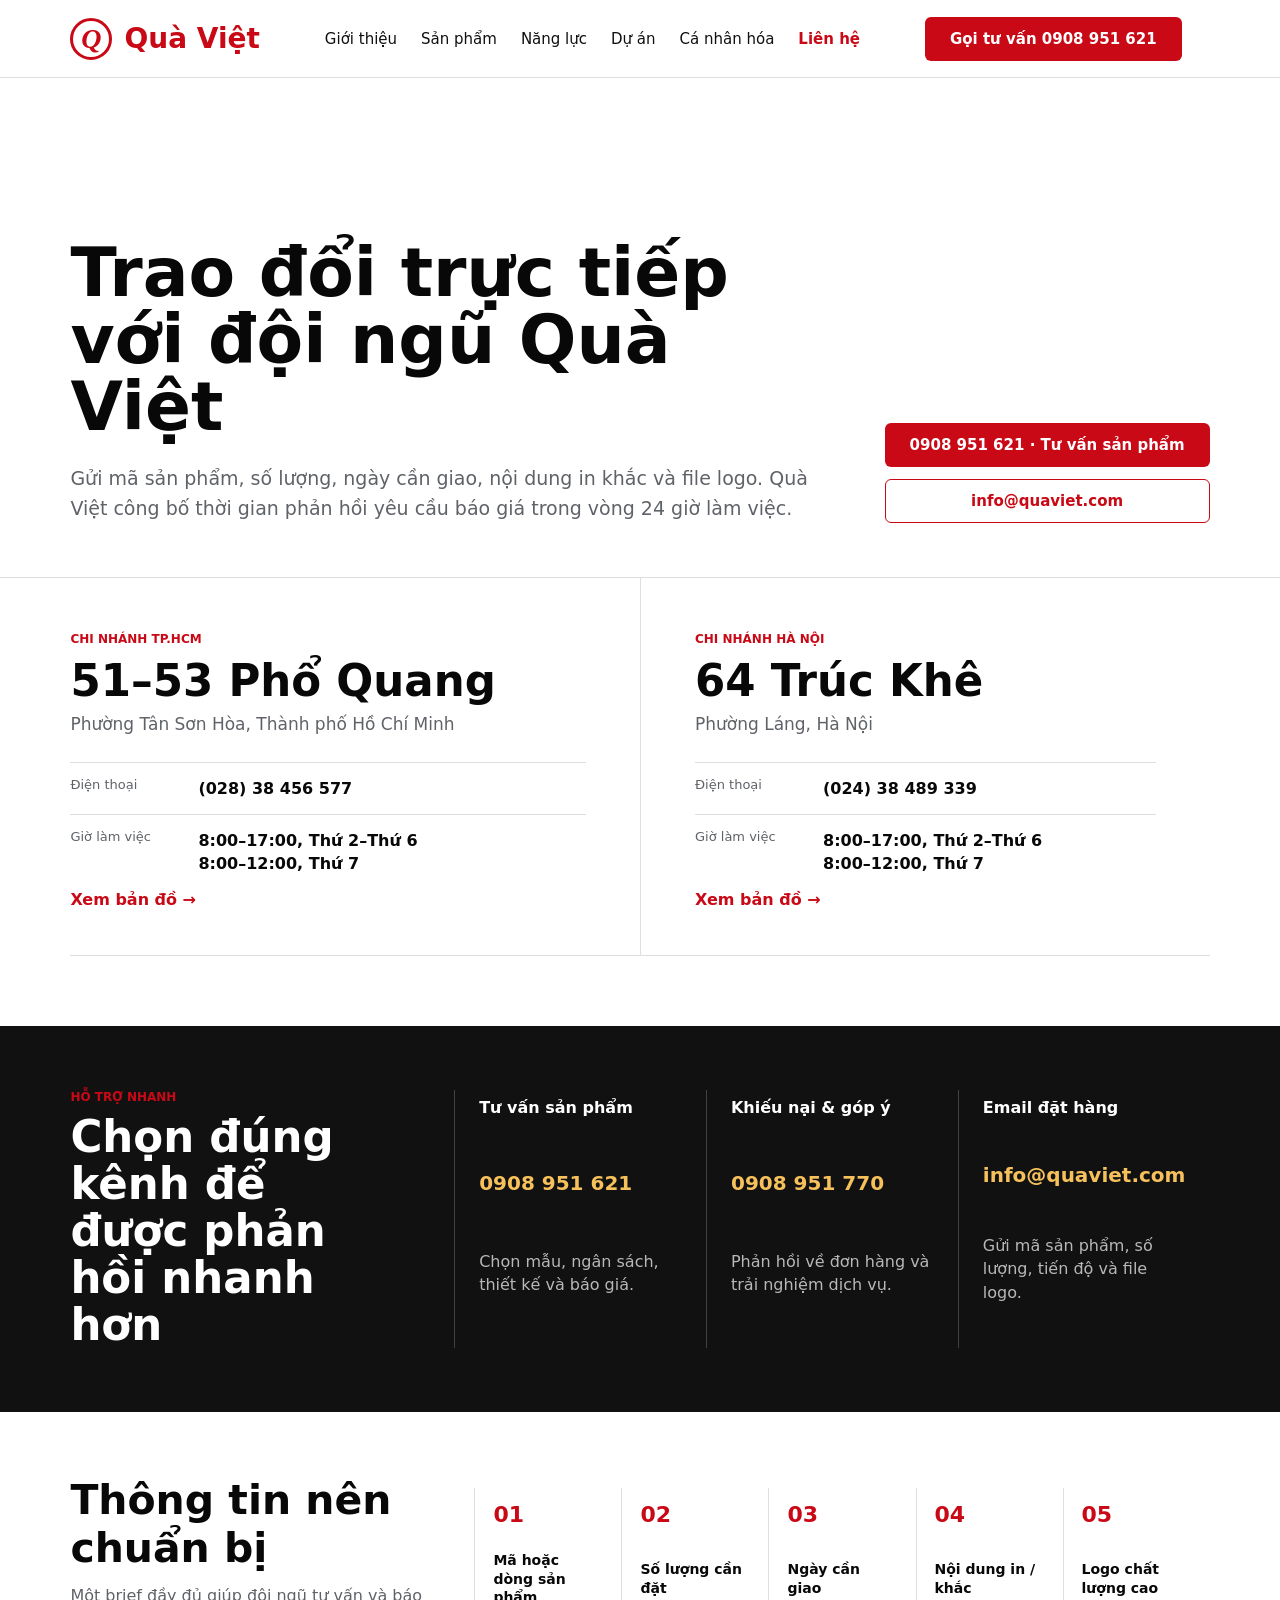
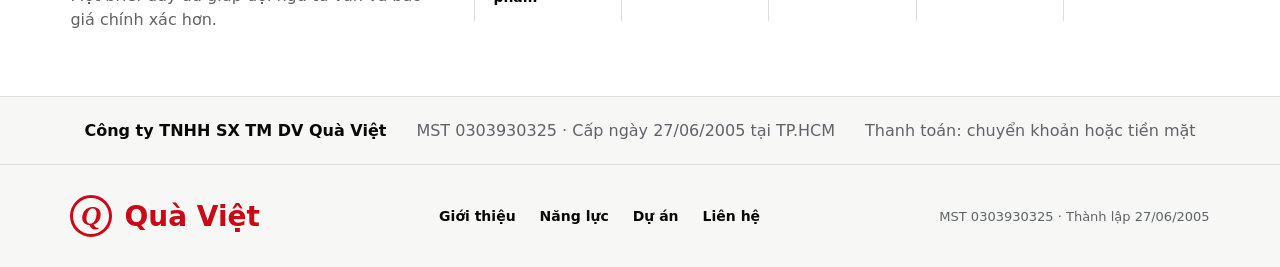
<file: lien-he.html>
<!doctype html>
<html lang="vi">
  <head>
    <meta charset="UTF-8" />
    <meta name="viewport" content="width=device-width, initial-scale=1.0" />
    <title>Liên hệ Quà Việt | Tư vấn sản phẩm và báo giá</title>
    <meta name="description" content="Liên hệ Quà Việt tại TP.HCM và Hà Nội để được tư vấn cúp, bảng vinh danh, biểu trưng, huy chương, giftset và quà tặng doanh nghiệp." />
    <meta name="robots" content="index, follow, max-image-preview:large" />
    <link rel="canonical" href="https://vietgift.com/lien-he.html" />
    <link rel="alternate" hreflang="vi-VN" href="https://vietgift.com/lien-he.html" />
    <meta property="og:locale" content="vi_VN" /><meta property="og:type" content="website" /><meta property="og:site_name" content="Quà Việt" />
    <meta property="og:title" content="Liên hệ Quà Việt | Tư vấn sản phẩm và báo giá" /><meta property="og:description" content="Nhận tư vấn và báo giá cúp, award, huy chương, giftset tại TP.HCM và Hà Nội trong 24 giờ làm việc." />
    <meta property="og:url" content="https://vietgift.com/lien-he.html" /><meta property="og:image" content="https://vietgift.com/assets/quaviet-recognition-award.png" />
    <meta name="twitter:card" content="summary_large_image" />
    <script type="application/ld+json">{"@context":"https://schema.org","@type":"LocalBusiness","name":"Quà Việt","url":"https://vietgift.com/lien-he.html","image":"https://vietgift.com/assets/quaviet-recognition-award.png","telephone":"+84908951621","email":"info@quaviet.com","taxID":"0303930325","areaServed":"Việt Nam","department":[{"@type":"LocalBusiness","name":"Quà Việt TP.HCM","telephone":"+842838456577","address":{"@type":"PostalAddress","streetAddress":"51-53 Phổ Quang","addressLocality":"Thành phố Hồ Chí Minh","addressCountry":"VN"}},{"@type":"LocalBusiness","name":"Quà Việt Hà Nội","telephone":"+842438489339","address":{"@type":"PostalAddress","streetAddress":"64 Trúc Khê","addressLocality":"Hà Nội","addressCountry":"VN"}}]}</script>
    <link rel="icon" href="favicon.svg" type="image/svg+xml" />
    <link rel="stylesheet" href="styles.css?v=seo1" />
  </head>
  <body>
    <header class="site-header brand-page-header">
      <a class="brand" href="index.html" aria-label="Trang chủ Quà Việt"><span class="brand-mark">Q</span><span>Quà Việt</span></a>
      <nav class="nav-links" aria-label="Điều hướng chính"><a href="gioi-thieu.html">Giới thiệu</a><a href="index.html#products">Sản phẩm</a><a href="nang-luc.html">Năng lực</a><a href="du-an.html">Dự án</a><a href="index.html#personalize">Cá nhân hóa</a><a class="active" href="lien-he.html">Liên hệ</a></nav>
      <div class="header-actions"><a class="button button-primary" href="tel:0908951621">Gọi tư vấn 0908 951 621</a></div>
      <button class="menu-button" type="button" aria-label="Mở menu"><span></span><span></span><span></span></button>
    </header>

    <main class="brand-page">
      <section class="contact-hero">
        <div><h1>Trao đổi trực tiếp với đội ngũ Quà Việt</h1><p>Gửi mã sản phẩm, số lượng, ngày cần giao, nội dung in khắc và file logo. Quà Việt công bố thời gian phản hồi yêu cầu báo giá trong vòng 24 giờ làm việc.</p></div>
        <div class="contact-primary-actions"><a class="button button-primary" href="tel:0908951621">0908 951 621 · Tư vấn sản phẩm</a><a class="button button-outline" href="mailto:info@quaviet.com">info@quaviet.com</a></div>
      </section>

      <section class="location-grid">
        <article><span>Chi nhánh TP.HCM</span><h2>51–53 Phổ Quang</h2><p>Phường Tân Sơn Hòa, Thành phố Hồ Chí Minh</p><dl><div><dt>Điện thoại</dt><dd><a href="tel:02838456577">(028) 38 456 577</a></dd></div><div><dt>Giờ làm việc</dt><dd>8:00–17:00, Thứ 2–Thứ 6<br />8:00–12:00, Thứ 7</dd></div></dl><a class="text-link" href="https://www.google.com/maps/search/?api=1&amp;query=51-53+Pho+Quang+Ho+Chi+Minh" target="_blank" rel="noreferrer">Xem bản đồ →</a></article>
        <article><span>Chi nhánh Hà Nội</span><h2>64 Trúc Khê</h2><p>Phường Láng, Hà Nội</p><dl><div><dt>Điện thoại</dt><dd><a href="tel:02438489339">(024) 38 489 339</a></dd></div><div><dt>Giờ làm việc</dt><dd>8:00–17:00, Thứ 2–Thứ 6<br />8:00–12:00, Thứ 7</dd></div></dl><a class="text-link" href="https://www.google.com/maps/search/?api=1&amp;query=64+Truc+Khe+Ha+Noi" target="_blank" rel="noreferrer">Xem bản đồ →</a></article>
      </section>

      <section class="contact-support">
        <div><span>Hỗ trợ nhanh</span><h2>Chọn đúng kênh để được phản hồi nhanh hơn</h2></div>
        <div class="support-list"><article><strong>Tư vấn sản phẩm</strong><a href="tel:0908951621">0908 951 621</a><p>Chọn mẫu, ngân sách, thiết kế và báo giá.</p></article><article><strong>Khiếu nại &amp; góp ý</strong><a href="tel:0908951770">0908 951 770</a><p>Phản hồi về đơn hàng và trải nghiệm dịch vụ.</p></article><article><strong>Email đặt hàng</strong><a href="mailto:info@quaviet.com">info@quaviet.com</a><p>Gửi mã sản phẩm, số lượng, tiến độ và file logo.</p></article></div>
      </section>

      <section class="contact-checklist"><div><h2>Thông tin nên chuẩn bị</h2><p>Một brief đầy đủ giúp đội ngũ tư vấn và báo giá chính xác hơn.</p></div><ol><li><strong>01</strong><span>Mã hoặc dòng sản phẩm</span></li><li><strong>02</strong><span>Số lượng cần đặt</span></li><li><strong>03</strong><span>Ngày cần giao</span></li><li><strong>04</strong><span>Nội dung in / khắc</span></li><li><strong>05</strong><span>Logo chất lượng cao</span></li></ol></section>

      <section class="company-record"><strong>Công ty TNHH SX TM DV Quà Việt</strong><span>MST 0303930325 · Cấp ngày 27/06/2005 tại TP.HCM</span><span>Thanh toán: chuyển khoản hoặc tiền mặt</span></section>
    </main>
    <footer class="brand-footer"><a class="brand" href="index.html"><span class="brand-mark">Q</span><span>Quà Việt</span></a><div><a href="gioi-thieu.html">Giới thiệu</a><a href="nang-luc.html">Năng lực</a><a href="du-an.html">Dự án</a><a href="lien-he.html">Liên hệ</a></div><span>MST 0303930325 · Thành lập 27/06/2005</span></footer>
    <script src="brand-pages.js"></script>
  </body>
</html>
</file>
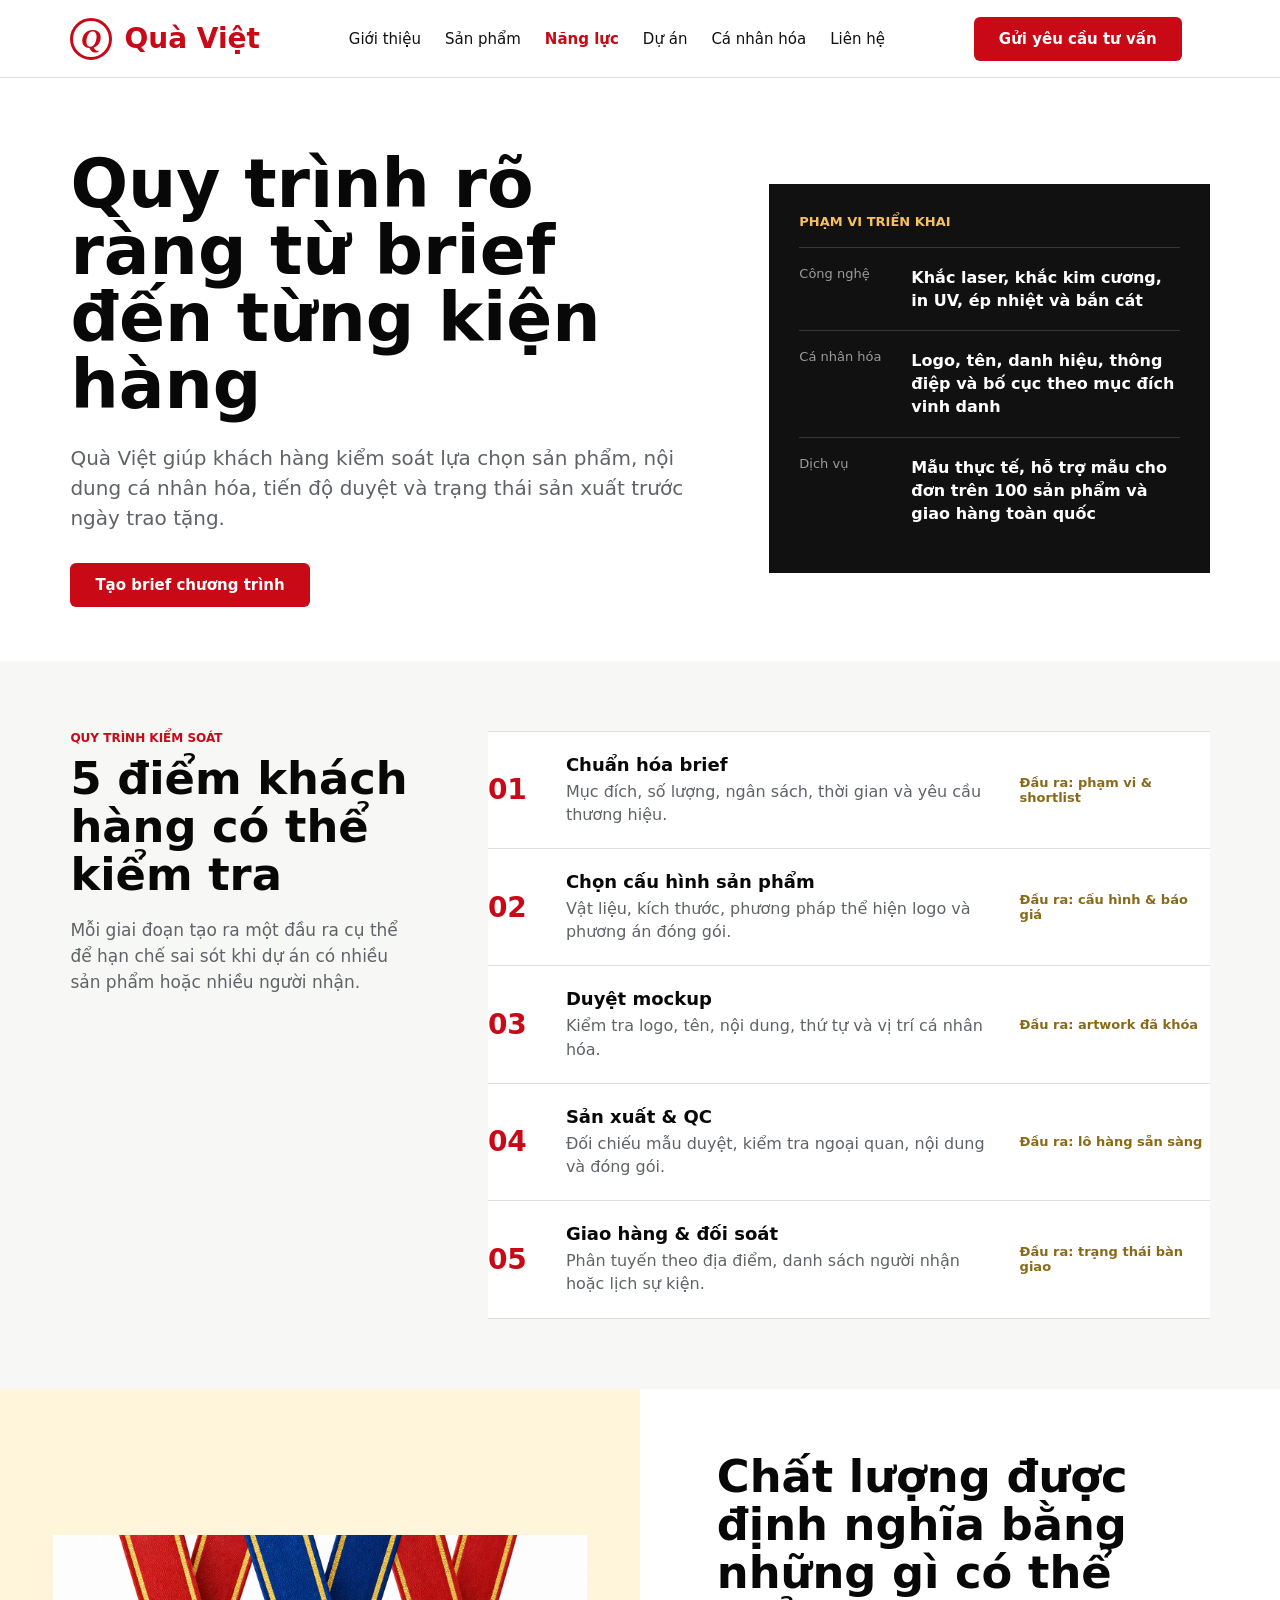
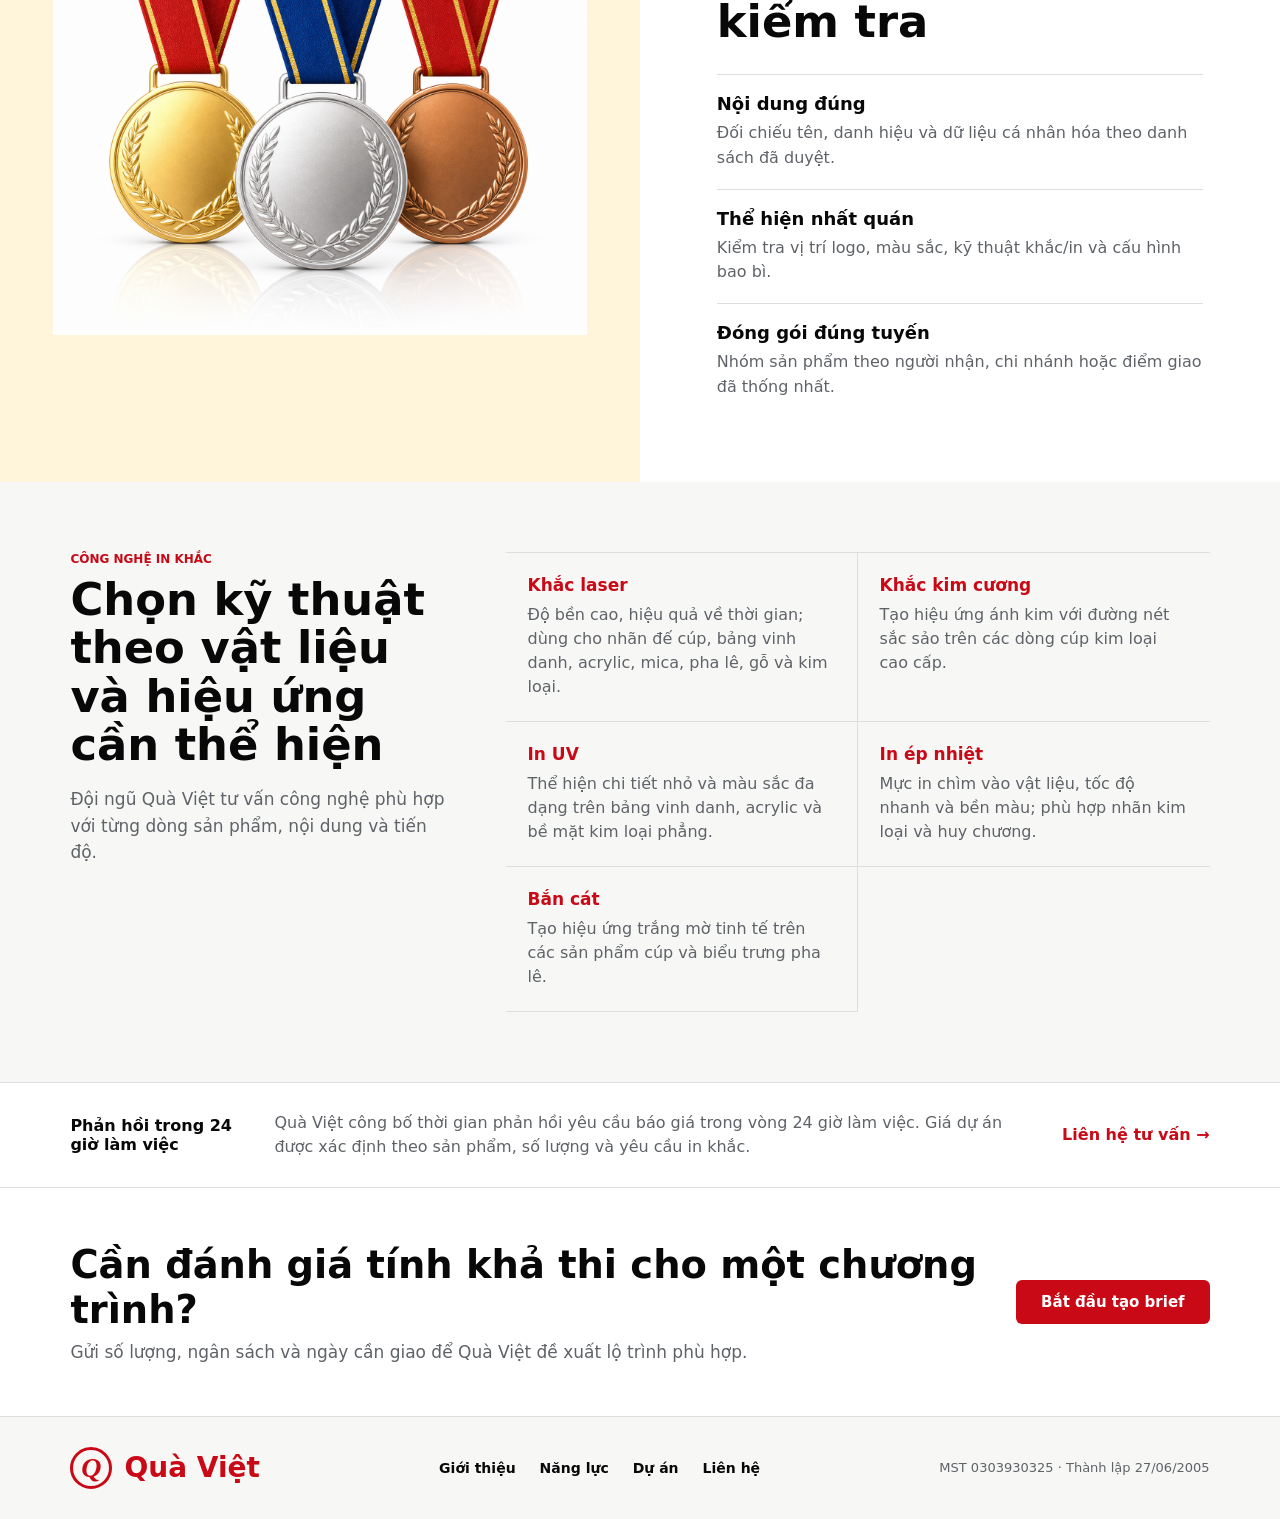
<file: nang-luc.html>
<!doctype html>
<html lang="vi">
  <head>
    <meta charset="UTF-8" />
    <meta name="viewport" content="width=device-width, initial-scale=1.0" />
    <title>Năng Lực Sản Xuất Cúp &amp; Quà Tặng Doanh Nghiệp | Quà Việt</title>
    <meta name="description" content="Năng lực thiết kế, khắc laser, in UV, cá nhân hóa, sản xuất, kiểm soát chất lượng và giao hàng cúp, award, huy chương, quà tặng của Quà Việt." />
    <meta name="robots" content="index, follow, max-image-preview:large" />
    <link rel="canonical" href="https://vietgift.com/nang-luc.html" />
    <link rel="alternate" hreflang="vi-VN" href="https://vietgift.com/nang-luc.html" />
    <meta property="og:locale" content="vi_VN" /><meta property="og:type" content="article" /><meta property="og:site_name" content="Quà Việt" />
    <meta property="og:title" content="Năng Lực Sản Xuất Cúp &amp; Quà Tặng Doanh Nghiệp | Quà Việt" /><meta property="og:description" content="Quy trình từ brief, thiết kế, duyệt mẫu đến sản xuất, QC và giao hàng toàn quốc." />
    <meta property="og:url" content="https://vietgift.com/nang-luc.html" /><meta property="og:image" content="https://vietgift.com/assets/award-crystal-metal.jpg" />
    <meta name="twitter:card" content="summary_large_image" />
    <script type="application/ld+json">{"@context":"https://schema.org","@type":"Service","name":"Thiết kế, cá nhân hóa và sản xuất cúp quà tặng doanh nghiệp","provider":{"@type":"Organization","name":"Quà Việt","url":"https://vietgift.com/"},"areaServed":{"@type":"Country","name":"Việt Nam"},"serviceType":["Khắc laser","In UV","Khắc kim cương","Bắn cát","Cá nhân hóa quà tặng"],"url":"https://vietgift.com/nang-luc.html"}</script>
    <link rel="icon" href="favicon.svg" type="image/svg+xml" />
    <link rel="stylesheet" href="styles.css?v=seo1" />
  </head>
  <body>
    <header class="site-header brand-page-header">
      <a class="brand" href="index.html" aria-label="Trang chủ Quà Việt"><span class="brand-mark">Q</span><span>Quà Việt</span></a>
      <nav class="nav-links" aria-label="Điều hướng chính"><a href="gioi-thieu.html">Giới thiệu</a><a href="index.html#products">Sản phẩm</a><a class="active" href="nang-luc.html">Năng lực</a><a href="du-an.html">Dự án</a><a href="index.html#personalize">Cá nhân hóa</a><a href="lien-he.html">Liên hệ</a></nav>
      <div class="header-actions"><a class="button button-primary" href="index.html#products">Gửi yêu cầu tư vấn</a></div>
      <button class="menu-button" type="button" aria-label="Mở menu"><span></span><span></span><span></span></button>
    </header>

    <main class="brand-page">
      <section class="capability-hero">
        <div><h1>Quy trình rõ ràng từ brief đến từng kiện hàng</h1><p>Quà Việt giúp khách hàng kiểm soát lựa chọn sản phẩm, nội dung cá nhân hóa, tiến độ duyệt và trạng thái sản xuất trước ngày trao tặng.</p><a class="button button-primary" href="index.html#products">Tạo brief chương trình</a></div>
        <div class="capability-summary"><strong>Phạm vi triển khai</strong><dl><div><dt>Công nghệ</dt><dd>Khắc laser, khắc kim cương, in UV, ép nhiệt và bắn cát</dd></div><div><dt>Cá nhân hóa</dt><dd>Logo, tên, danh hiệu, thông điệp và bố cục theo mục đích vinh danh</dd></div><div><dt>Dịch vụ</dt><dd>Mẫu thực tế, hỗ trợ mẫu cho đơn trên 100 sản phẩm và giao hàng toàn quốc</dd></div></dl></div>
      </section>

      <section class="process-section">
        <div class="section-heading"><span>Quy trình kiểm soát</span><h2>5 điểm khách hàng có thể kiểm tra</h2><p>Mỗi giai đoạn tạo ra một đầu ra cụ thể để hạn chế sai sót khi dự án có nhiều sản phẩm hoặc nhiều người nhận.</p></div>
        <div class="process-ledger">
          <article><strong>01</strong><div><h3>Chuẩn hóa brief</h3><p>Mục đích, số lượng, ngân sách, thời gian và yêu cầu thương hiệu.</p></div><span>Đầu ra: phạm vi &amp; shortlist</span></article>
          <article><strong>02</strong><div><h3>Chọn cấu hình sản phẩm</h3><p>Vật liệu, kích thước, phương pháp thể hiện logo và phương án đóng gói.</p></div><span>Đầu ra: cấu hình &amp; báo giá</span></article>
          <article><strong>03</strong><div><h3>Duyệt mockup</h3><p>Kiểm tra logo, tên, nội dung, thứ tự và vị trí cá nhân hóa.</p></div><span>Đầu ra: artwork đã khóa</span></article>
          <article><strong>04</strong><div><h3>Sản xuất &amp; QC</h3><p>Đối chiếu mẫu duyệt, kiểm tra ngoại quan, nội dung và đóng gói.</p></div><span>Đầu ra: lô hàng sẵn sàng</span></article>
          <article><strong>05</strong><div><h3>Giao hàng &amp; đối soát</h3><p>Phân tuyến theo địa điểm, danh sách người nhận hoặc lịch sự kiện.</p></div><span>Đầu ra: trạng thái bàn giao</span></article>
        </div>
      </section>

      <section class="quality-grid">
        <div class="quality-media"><img src="assets/product-medals.png" alt="Bộ huy chương cá nhân hóa Quà Việt" /></div>
        <div class="quality-copy"><h2>Chất lượng được định nghĩa bằng những gì có thể kiểm tra</h2><div class="quality-list"><article><h3>Nội dung đúng</h3><p>Đối chiếu tên, danh hiệu và dữ liệu cá nhân hóa theo danh sách đã duyệt.</p></article><article><h3>Thể hiện nhất quán</h3><p>Kiểm tra vị trí logo, màu sắc, kỹ thuật khắc/in và cấu hình bao bì.</p></article><article><h3>Đóng gói đúng tuyến</h3><p>Nhóm sản phẩm theo người nhận, chi nhánh hoặc điểm giao đã thống nhất.</p></article></div></div>
      </section>

      <section class="technology-section">
        <div class="section-heading"><span>Công nghệ in khắc</span><h2>Chọn kỹ thuật theo vật liệu và hiệu ứng cần thể hiện</h2><p>Đội ngũ Quà Việt tư vấn công nghệ phù hợp với từng dòng sản phẩm, nội dung và tiến độ.</p></div>
        <div class="technology-grid">
          <article><strong>Khắc laser</strong><p>Độ bền cao, hiệu quả về thời gian; dùng cho nhãn đế cúp, bảng vinh danh, acrylic, mica, pha lê, gỗ và kim loại.</p></article>
          <article><strong>Khắc kim cương</strong><p>Tạo hiệu ứng ánh kim với đường nét sắc sảo trên các dòng cúp kim loại cao cấp.</p></article>
          <article><strong>In UV</strong><p>Thể hiện chi tiết nhỏ và màu sắc đa dạng trên bảng vinh danh, acrylic và bề mặt kim loại phẳng.</p></article>
          <article><strong>In ép nhiệt</strong><p>Mực in chìm vào vật liệu, tốc độ nhanh và bền màu; phù hợp nhãn kim loại và huy chương.</p></article>
          <article><strong>Bắn cát</strong><p>Tạo hiệu ứng trắng mờ tinh tế trên các sản phẩm cúp và biểu trưng pha lê.</p></article>
        </div>
      </section>

      <section class="evidence-note"><strong>Phản hồi trong 24 giờ làm việc</strong><p>Quà Việt công bố thời gian phản hồi yêu cầu báo giá trong vòng 24 giờ làm việc. Giá dự án được xác định theo sản phẩm, số lượng và yêu cầu in khắc.</p><a href="lien-he.html">Liên hệ tư vấn →</a></section>
      <section class="trust-cta"><div><h2>Cần đánh giá tính khả thi cho một chương trình?</h2><p>Gửi số lượng, ngân sách và ngày cần giao để Quà Việt đề xuất lộ trình phù hợp.</p></div><a class="button button-primary" href="index.html#products">Bắt đầu tạo brief</a></section>
    </main>
    <footer class="brand-footer"><a class="brand" href="index.html"><span class="brand-mark">Q</span><span>Quà Việt</span></a><div><a href="gioi-thieu.html">Giới thiệu</a><a href="nang-luc.html">Năng lực</a><a href="du-an.html">Dự án</a><a href="lien-he.html">Liên hệ</a></div><span>MST 0303930325 · Thành lập 27/06/2005</span></footer>
    <script src="brand-pages.js"></script>
  </body>
</html>
</file>
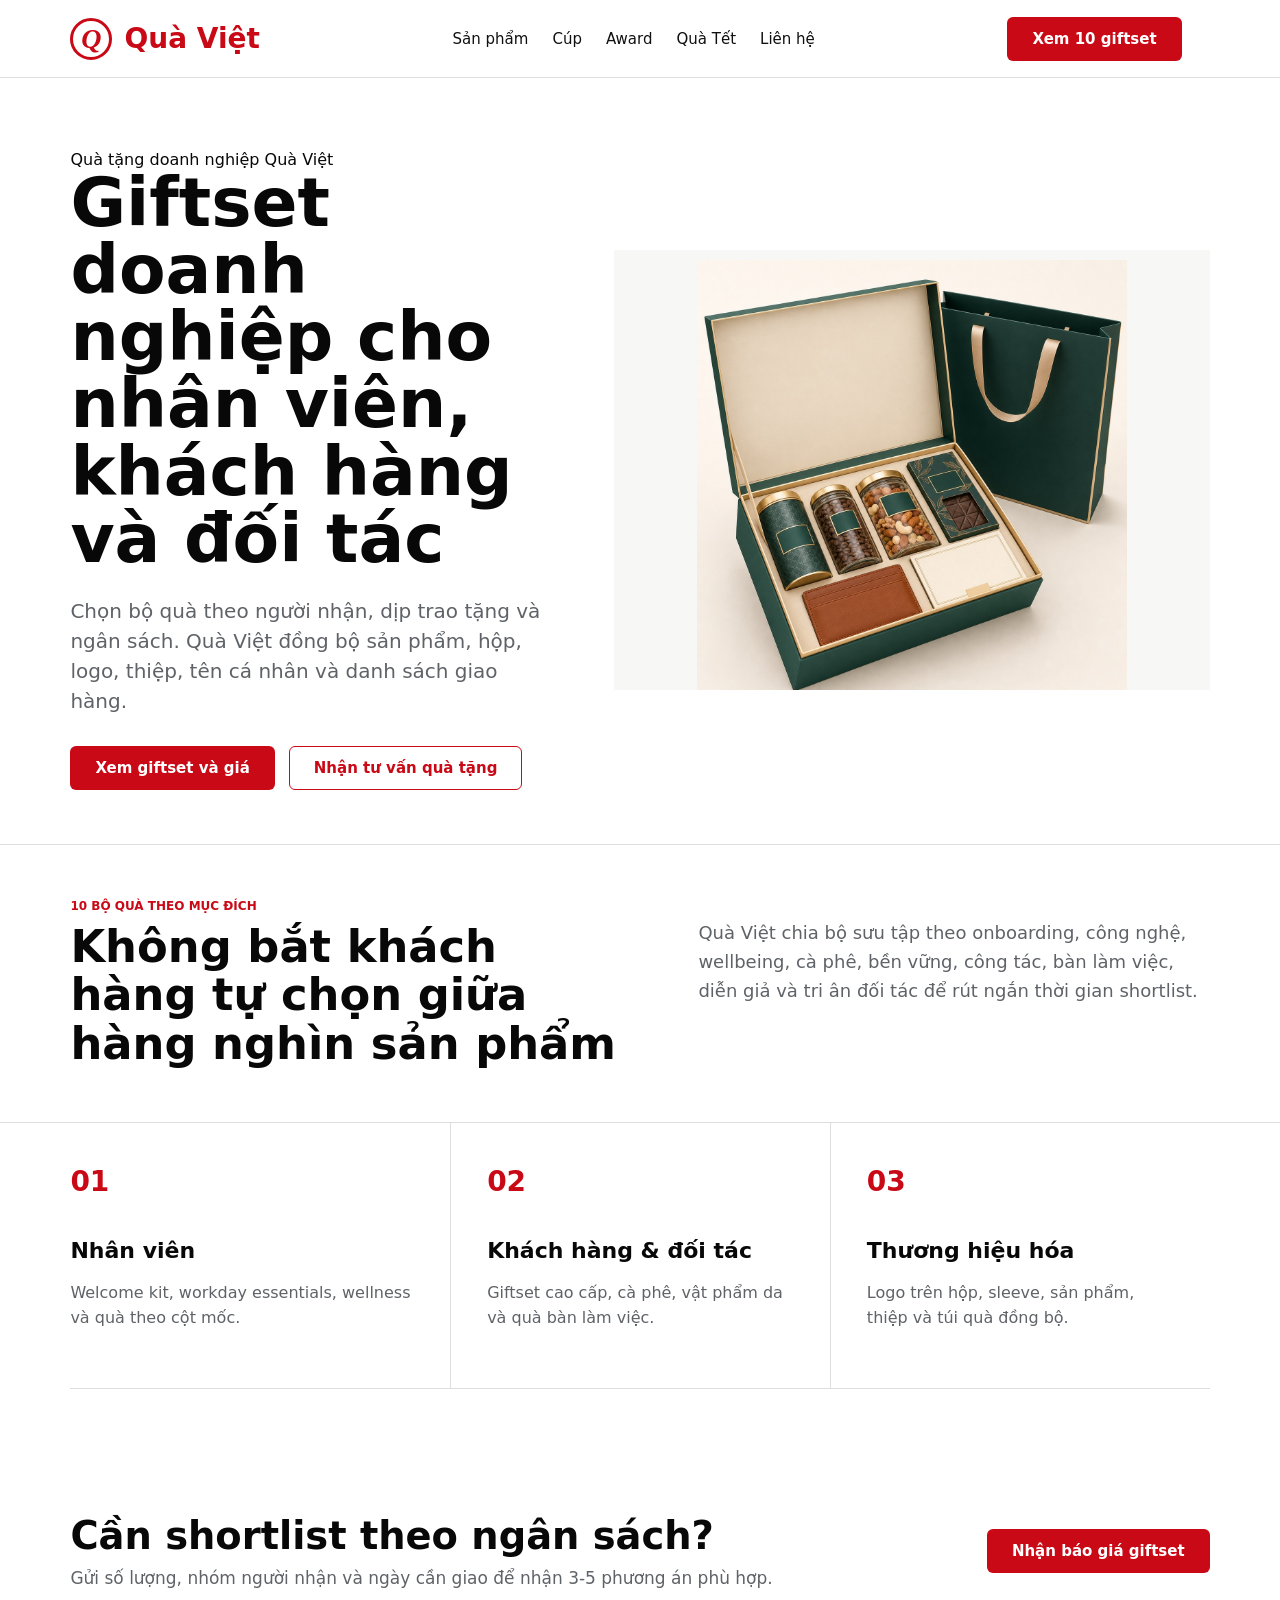
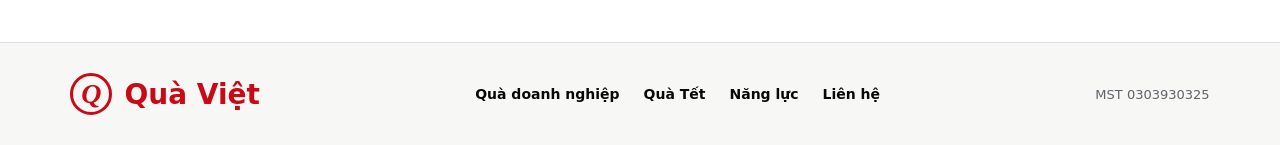
<file: qua-tang-doanh-nghiep.html>
<!doctype html><html lang="vi"><head><meta charset="UTF-8" /><meta name="viewport" content="width=device-width, initial-scale=1.0" /><title>Quà Tặng Doanh Nghiệp Cao Cấp, Cá Nhân Hóa | Quà Việt</title><meta name="description" content="Giftset quà tặng doanh nghiệp cho onboarding, nhân viên, khách hàng VIP, đối tác và sự kiện. Cá nhân hóa logo, tên, thiệp và bao bì thương hiệu." /><meta name="robots" content="index, follow, max-image-preview:large" /><link rel="canonical" href="https://vietgift.com/qua-tang-doanh-nghiep.html" /><link rel="alternate" hreflang="vi-VN" href="https://vietgift.com/qua-tang-doanh-nghiep.html" /><meta property="og:locale" content="vi_VN" /><meta property="og:type" content="website" /><meta property="og:site_name" content="Quà Việt" /><meta property="og:title" content="Quà Tặng Doanh Nghiệp Cao Cấp, Cá Nhân Hóa" /><meta property="og:description" content="10 bộ quà doanh nghiệp theo người nhận, mục đích và ngân sách." /><meta property="og:url" content="https://vietgift.com/qua-tang-doanh-nghiep.html" /><meta property="og:image" content="https://vietgift.com/assets/corporate-partner.jpg" /><meta name="twitter:card" content="summary_large_image" /><script type="application/ld+json">{"@context":"https://schema.org","@type":"CollectionPage","name":"Quà tặng doanh nghiệp cá nhân hóa","url":"https://vietgift.com/qua-tang-doanh-nghiep.html","inLanguage":"vi-VN","about":["Quà tặng doanh nghiệp","Giftset doanh nghiệp","Quà tặng đối tác","Quà tặng nhân viên"],"provider":{"@type":"Organization","name":"Quà Việt","url":"https://vietgift.com/"}}</script><link rel="stylesheet" href="styles.css?v=seo1" /></head><body><header class="site-header brand-page-header"><a class="brand" href="index.html"><span class="brand-mark">Q</span><span>Quà Việt</span></a><nav class="nav-links"><a href="index.html#products">Sản phẩm</a><a href="cup-the-thao.html">Cúp</a><a href="award-vinh-danh.html">Award</a><a href="qua-tet-doanh-nghiep.html">Quà Tết</a><a href="lien-he.html">Liên hệ</a></nav><div class="header-actions"><a class="button button-primary" href="index.html#products">Xem 10 giftset</a></div><button class="menu-button" type="button" aria-label="Mở menu"><span></span><span></span><span></span></button></header><main class="brand-page"><section class="brand-hero"><div class="brand-hero-copy"><span>Quà tặng doanh nghiệp Quà Việt</span><h1>Giftset doanh nghiệp cho nhân viên, khách hàng và đối tác</h1><p>Chọn bộ quà theo người nhận, dịp trao tặng và ngân sách. Quà Việt đồng bộ sản phẩm, hộp, logo, thiệp, tên cá nhân và danh sách giao hàng.</p><div class="hero-actions"><a class="button button-primary" href="index.html#products">Xem giftset và giá</a><a class="button button-outline" href="lien-he.html">Nhận tư vấn quà tặng</a></div></div><div class="brand-hero-media"><img src="assets/corporate-partner.jpg" alt="Giftset quà tặng đối tác doanh nghiệp Quà Việt" /></div></section><section class="trust-intro"><div><span>10 bộ quà theo mục đích</span><h2>Không bắt khách hàng tự chọn giữa hàng nghìn sản phẩm</h2></div><p>Quà Việt chia bộ sưu tập theo onboarding, công nghệ, wellbeing, cà phê, bền vững, công tác, bàn làm việc, diễn giả và tri ân đối tác để rút ngắn thời gian shortlist.</p></section><section class="trust-principles"><article><strong>01</strong><h3>Nhân viên</h3><p>Welcome kit, workday essentials, wellness và quà theo cột mốc.</p></article><article><strong>02</strong><h3>Khách hàng &amp; đối tác</h3><p>Giftset cao cấp, cà phê, vật phẩm da và quà bàn làm việc.</p></article><article><strong>03</strong><h3>Thương hiệu hóa</h3><p>Logo trên hộp, sleeve, sản phẩm, thiệp và túi quà đồng bộ.</p></article></section><section class="trust-cta"><div><h2>Cần shortlist theo ngân sách?</h2><p>Gửi số lượng, nhóm người nhận và ngày cần giao để nhận 3-5 phương án phù hợp.</p></div><a class="button button-primary" href="lien-he.html">Nhận báo giá giftset</a></section></main><footer class="brand-footer"><a class="brand" href="index.html"><span class="brand-mark">Q</span><span>Quà Việt</span></a><div><a href="qua-tang-doanh-nghiep.html">Quà doanh nghiệp</a><a href="qua-tet-doanh-nghiep.html">Quà Tết</a><a href="nang-luc.html">Năng lực</a><a href="lien-he.html">Liên hệ</a></div><span>MST 0303930325</span></footer><script src="brand-pages.js"></script></body></html>
</file>
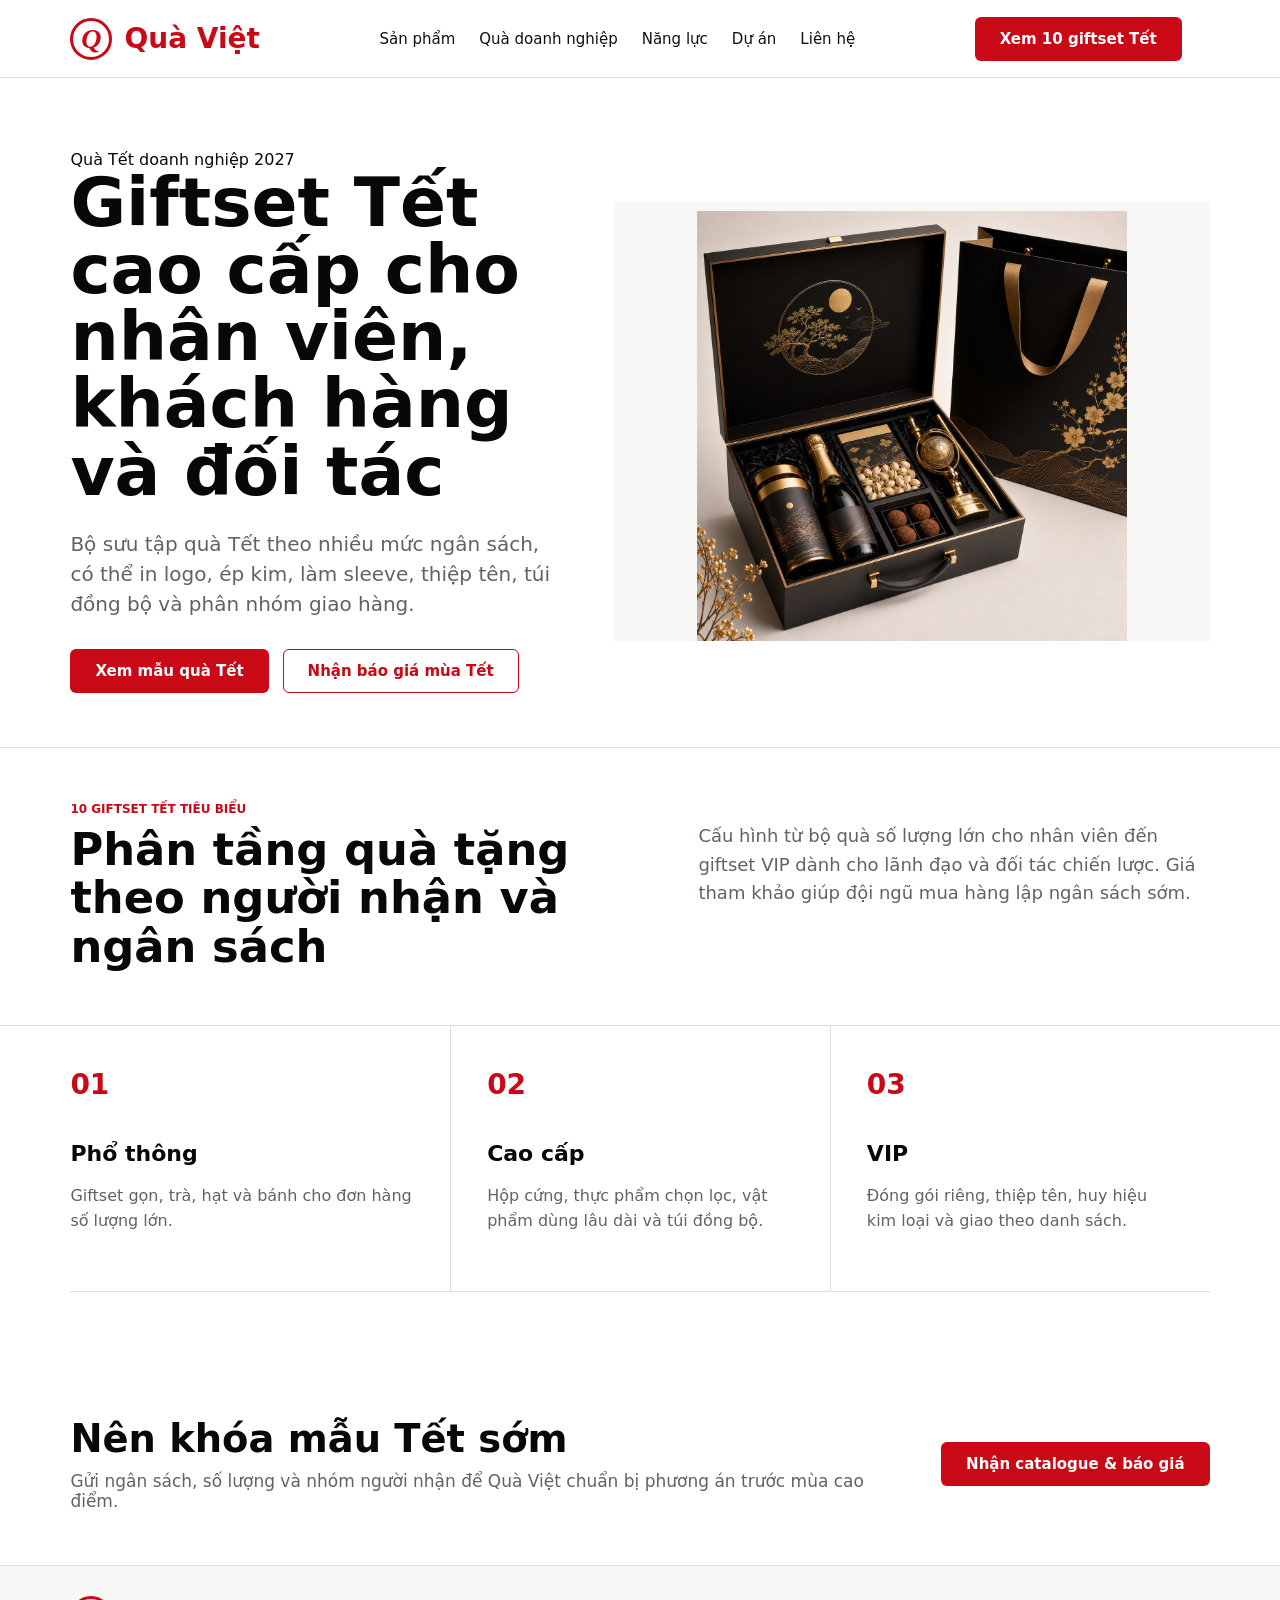
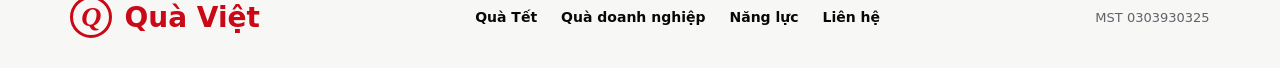
<file: qua-tet-doanh-nghiep.html>
<!doctype html><html lang="vi"><head><meta charset="UTF-8" /><meta name="viewport" content="width=device-width, initial-scale=1.0" /><title>Quà Tết Doanh Nghiệp 2027 Cao Cấp, In Logo | Quà Việt</title><meta name="description" content="Xem 10 mẫu quà Tết doanh nghiệp 2027 theo ngân sách. Giftset Tết cao cấp cho nhân viên, khách hàng, đối tác; in logo, thiệp và giao hàng." /><meta name="robots" content="index, follow, max-image-preview:large" /><link rel="canonical" href="https://vietgift.com/qua-tet-doanh-nghiep.html" /><link rel="alternate" hreflang="vi-VN" href="https://vietgift.com/qua-tet-doanh-nghiep.html" /><meta property="og:locale" content="vi_VN" /><meta property="og:type" content="website" /><meta property="og:site_name" content="Quà Việt" /><meta property="og:title" content="Quà Tết Doanh Nghiệp 2027 Cao Cấp, In Logo" /><meta property="og:description" content="10 giftset Tết cho nhân viên, khách hàng và đối tác theo nhiều mức ngân sách." /><meta property="og:url" content="https://vietgift.com/qua-tet-doanh-nghiep.html" /><meta property="og:image" content="https://vietgift.com/assets/tet-kim-phu.jpg" /><meta name="twitter:card" content="summary_large_image" /><script type="application/ld+json">{"@context":"https://schema.org","@type":"CollectionPage","name":"Quà Tết doanh nghiệp 2027","url":"https://vietgift.com/qua-tet-doanh-nghiep.html","inLanguage":"vi-VN","about":["Quà Tết doanh nghiệp 2027","Giftset Tết","Quà Tết đối tác","Quà Tết nhân viên"],"provider":{"@type":"Organization","name":"Quà Việt","url":"https://vietgift.com/"}}</script><link rel="stylesheet" href="styles.css?v=seo1" /></head><body><header class="site-header brand-page-header"><a class="brand" href="index.html"><span class="brand-mark">Q</span><span>Quà Việt</span></a><nav class="nav-links"><a href="index.html#products">Sản phẩm</a><a href="qua-tang-doanh-nghiep.html">Quà doanh nghiệp</a><a href="nang-luc.html">Năng lực</a><a href="du-an.html">Dự án</a><a href="lien-he.html">Liên hệ</a></nav><div class="header-actions"><a class="button button-primary" href="index.html#products">Xem 10 giftset Tết</a></div><button class="menu-button" type="button" aria-label="Mở menu"><span></span><span></span><span></span></button></header><main class="brand-page"><section class="brand-hero"><div class="brand-hero-copy"><span>Quà Tết doanh nghiệp 2027</span><h1>Giftset Tết cao cấp cho nhân viên, khách hàng và đối tác</h1><p>Bộ sưu tập quà Tết theo nhiều mức ngân sách, có thể in logo, ép kim, làm sleeve, thiệp tên, túi đồng bộ và phân nhóm giao hàng.</p><div class="hero-actions"><a class="button button-primary" href="index.html#products">Xem mẫu quà Tết</a><a class="button button-outline" href="lien-he.html">Nhận báo giá mùa Tết</a></div></div><div class="brand-hero-media"><img src="assets/tet-kim-phu.jpg" alt="Giftset quà Tết doanh nghiệp cao cấp Quà Việt" /></div></section><section class="trust-intro"><div><span>10 giftset Tết tiêu biểu</span><h2>Phân tầng quà tặng theo người nhận và ngân sách</h2></div><p>Cấu hình từ bộ quà số lượng lớn cho nhân viên đến giftset VIP dành cho lãnh đạo và đối tác chiến lược. Giá tham khảo giúp đội ngũ mua hàng lập ngân sách sớm.</p></section><section class="trust-principles"><article><strong>01</strong><h3>Phổ thông</h3><p>Giftset gọn, trà, hạt và bánh cho đơn hàng số lượng lớn.</p></article><article><strong>02</strong><h3>Cao cấp</h3><p>Hộp cứng, thực phẩm chọn lọc, vật phẩm dùng lâu dài và túi đồng bộ.</p></article><article><strong>03</strong><h3>VIP</h3><p>Đóng gói riêng, thiệp tên, huy hiệu kim loại và giao theo danh sách.</p></article></section><section class="trust-cta"><div><h2>Nên khóa mẫu Tết sớm</h2><p>Gửi ngân sách, số lượng và nhóm người nhận để Quà Việt chuẩn bị phương án trước mùa cao điểm.</p></div><a class="button button-primary" href="lien-he.html">Nhận catalogue &amp; báo giá</a></section></main><footer class="brand-footer"><a class="brand" href="index.html"><span class="brand-mark">Q</span><span>Quà Việt</span></a><div><a href="qua-tet-doanh-nghiep.html">Quà Tết</a><a href="qua-tang-doanh-nghiep.html">Quà doanh nghiệp</a><a href="nang-luc.html">Năng lực</a><a href="lien-he.html">Liên hệ</a></div><span>MST 0303930325</span></footer><script src="brand-pages.js"></script></body></html>
</file>
<file: styles.css>
:root {
  --bg: #ffffff;
  --surface: #ffffff;
  --surface-soft: #f7f7f6;
  --ink: #080808;
  --muted: #5f6368;
  --line: #dedede;
  --line-strong: #cfcfcf;
  --red: #c90916;
  --red-dark: #a90712;
  --red-soft: #fff0f1;
  --gold: #c89327;
  --gold-soft: #fff5da;
  --shadow: 0 20px 60px rgba(21, 18, 15, 0.08);
  --radius: 8px;
  --font: Inter, ui-sans-serif, system-ui, -apple-system, BlinkMacSystemFont, "Segoe UI", sans-serif;
}

* {
  box-sizing: border-box;
}

html {
  scroll-behavior: smooth;
}

body {
  margin: 0;
  background: var(--bg);
  color: var(--ink);
  font-family: var(--font);
  overflow-x: hidden;
}

main,
section,
img {
  max-width: 100%;
}

section {
  scroll-margin-top: 92px;
}

button,
input,
select,
textarea {
  font: inherit;
}

button {
  cursor: pointer;
}

a {
  color: inherit;
  text-decoration: none;
}

svg {
  width: 20px;
  height: 20px;
  fill: none;
  stroke: currentColor;
  stroke-linecap: round;
  stroke-linejoin: round;
  stroke-width: 1.8;
}

.site-header {
  align-items: center;
  background: rgba(255, 255, 255, 0.94);
  border-bottom: 1px solid var(--line);
  display: grid;
  gap: 28px;
  grid-template-columns: auto 1fr auto auto;
  left: 0;
  min-height: 78px;
  padding: 0 5.5vw;
  position: sticky;
  right: 0;
  top: 0;
  z-index: 20;
  backdrop-filter: blur(18px);
}

.brand {
  align-items: center;
  color: var(--red);
  display: inline-flex;
  font-size: 28px;
  font-weight: 800;
  gap: 12px;
  letter-spacing: 0;
  white-space: nowrap;
}

.brand-mark {
  align-items: center;
  border: 3px solid currentColor;
  border-radius: 50%;
  display: inline-flex;
  font-family: Georgia, serif;
  font-size: 28px;
  font-style: italic;
  height: 42px;
  justify-content: center;
  line-height: 1;
  width: 42px;
}

.nav-links {
  align-items: center;
  display: flex;
  gap: 24px;
  justify-content: center;
}

.nav-links a {
  color: #101010;
  font-size: 15px;
  font-weight: 520;
  white-space: nowrap;
}

.header-actions,
.hero-actions,
.approval-actions {
  align-items: center;
  display: flex;
  gap: 14px;
}

.button {
  align-items: center;
  border: 1px solid transparent;
  border-radius: 6px;
  display: inline-flex;
  font-size: 15px;
  font-weight: 720;
  gap: 10px;
  justify-content: center;
  min-height: 44px;
  padding: 0 24px;
  transition: background 160ms ease, border-color 160ms ease, color 160ms ease, transform 160ms ease;
  white-space: nowrap;
}

.hero-actions .button {
  min-width: 170px;
}

.button:hover {
  transform: translateY(-1px);
}

.button-primary {
  background: var(--red);
  color: #fff;
}

.button-primary:hover {
  background: var(--red-dark);
}

.button-outline {
  background: #fff;
  border-color: var(--red);
  color: var(--red);
}

.button-ghost {
  background: #fff;
  border-color: var(--line);
  color: #0d0d0d;
}

.full-width {
  width: 100%;
}

.menu-button {
  background: none;
  border: 0;
  display: none;
  flex-direction: column;
  gap: 5px;
  padding: 10px;
}

.menu-button span {
  background: var(--ink);
  display: block;
  height: 2px;
  width: 23px;
}

.site-header.menu-open .menu-button span:nth-child(1) {
  transform: translateY(7px) rotate(45deg);
}

.site-header.menu-open .menu-button span:nth-child(2) {
  opacity: 0;
}

.site-header.menu-open .menu-button span:nth-child(3) {
  transform: translateY(-7px) rotate(-45deg);
}

.hero-section {
  display: grid;
  gap: 34px;
  grid-template-columns: minmax(290px, 0.88fr) minmax(360px, 0.95fr) minmax(330px, 0.72fr);
  padding: 58px 5.5vw 32px;
}

.hero-copy {
  align-self: center;
}

.brand-line {
  color: var(--red);
  display: grid;
  gap: 4px;
  margin-bottom: 18px;
}

.brand-line span {
  font-size: 14px;
  font-weight: 820;
  text-transform: uppercase;
}

.brand-line strong {
  color: #3e3e3e;
  font-size: 15px;
  font-weight: 650;
}

.hero-copy h1 {
  font-size: clamp(46px, 5.4vw, 78px);
  letter-spacing: 0;
  line-height: 0.98;
  margin: 0;
  max-width: 780px;
  overflow-wrap: break-word;
}

.hero-copy p {
  color: #4e4e4e;
  font-size: 21px;
  line-height: 1.34;
  margin: 22px 0 26px;
  max-width: 580px;
  overflow-wrap: break-word;
}

.hero-product {
  align-self: end;
  min-height: 355px;
  position: relative;
}

.hero-product::after {
  background: linear-gradient(90deg, rgba(255, 255, 255, 0), #fff 50%, rgba(255, 255, 255, 0));
  bottom: 0;
  content: "";
  height: 48px;
  left: 0;
  position: absolute;
  right: 0;
}

.hero-product img {
  display: block;
  height: 100%;
  max-height: 430px;
  object-fit: contain;
  object-position: center bottom;
  width: 100%;
}

.program-card,
.personalization-section,
.workflow,
.solution-tiles article {
  background: var(--surface);
  border: 1px solid var(--line);
  border-radius: var(--radius);
}

.program-card {
  align-self: center;
  box-shadow: var(--shadow);
  display: grid;
  gap: 14px;
  padding: 22px;
}

.program-card h2 {
  font-size: 20px;
  margin: 0 0 4px;
}

.category-showcase {
  border-top: 1px solid var(--line);
  padding: 34px 5.5vw 46px;
}

.category-showcase-heading {
  align-items: end;
  display: grid;
  gap: 28px;
  grid-template-columns: minmax(280px, 1fr) minmax(280px, 0.6fr);
  margin-bottom: 22px;
}

.category-showcase-heading span {
  color: var(--red);
  display: block;
  font-size: 12px;
  font-weight: 820;
  margin-bottom: 8px;
  text-transform: uppercase;
}

.category-showcase-heading h2 {
  font-size: clamp(28px, 3vw, 44px);
  line-height: 1.08;
  margin: 0;
}

.category-showcase-heading p {
  color: var(--muted);
  font-size: 16px;
  line-height: 1.5;
  margin: 0;
}

.category-showcase-grid {
  display: grid;
  gap: 12px;
  grid-template-columns: repeat(7, minmax(0, 1fr));
}

.category-showcase-grid a {
  background: #fff;
  border: 1px solid var(--line);
  border-radius: var(--radius);
  display: grid;
  min-width: 0;
  overflow: hidden;
  transition: border-color 160ms ease, transform 160ms ease;
}

.category-showcase-grid a:hover {
  border-color: var(--red);
  transform: translateY(-2px);
}

.category-showcase-grid img {
  aspect-ratio: 1.15;
  background: var(--surface-soft);
  display: block;
  object-fit: cover;
  width: 100%;
}

.category-showcase-grid a > span {
  display: grid;
  gap: 5px;
  padding: 14px;
}

.category-showcase-grid strong {
  font-size: 15px;
  line-height: 1.25;
}

.category-showcase-grid small {
  color: var(--muted);
  font-size: 12px;
  line-height: 1.4;
}

.product-browser {
  border-top: 1px solid var(--line);
  margin: 18px 0 34px;
  padding: 52px 5.5vw 18px;
}

.product-browser-header {
  align-items: start;
  display: grid;
  gap: 34px;
  grid-template-columns: minmax(320px, 1fr) minmax(300px, 0.42fr);
  margin-bottom: 22px;
  min-width: 0;
}

.product-browser h2 {
  font-size: clamp(30px, 3.3vw, 48px);
  line-height: 1.08;
  margin: 0 0 14px;
  max-width: 760px;
  overflow-wrap: anywhere;
}

.product-browser-header p {
  color: var(--muted);
  font-size: 17px;
  line-height: 1.5;
  margin: 0;
  max-width: 760px;
  overflow-wrap: anywhere;
}

.brand-cta-panel {
  background: #0f0f0f;
  border-radius: var(--radius);
  color: #fff;
  display: grid;
  gap: 12px;
  padding: 22px;
}

.brand-cta-panel strong {
  font-size: 20px;
}

.brand-cta-panel span {
  color: rgba(255, 255, 255, 0.76);
  font-size: 14px;
  line-height: 1.45;
}

.catalog-guide {
  background: #fff;
  border: 1px solid var(--line);
  border-radius: var(--radius);
  display: grid;
  gap: 20px;
  grid-template-columns: 0.75fr 1fr 0.78fr;
  margin-bottom: 18px;
  min-width: 0;
  padding: 20px;
}

.seo-category-nav {
  border-bottom: 1px solid var(--line);
  display: grid;
  grid-template-columns: repeat(5, minmax(0, 1fr));
}

.seo-category-nav a {
  color: var(--ink);
  display: flex;
  flex-direction: column;
  gap: 6px;
  min-width: 0;
  padding: 22px 20px;
  text-decoration: none;
}

.seo-category-nav a + a { border-left: 1px solid var(--line); }
.seo-category-nav a:hover strong { color: var(--brand); }
.seo-category-nav strong { font-size: 15px; }
.seo-category-nav span { color: var(--muted); font-size: 12px; line-height: 1.45; }

.guide-copy span,
.recommendation-panel span {
  color: var(--red);
  display: block;
  font-size: 12px;
  font-weight: 820;
  margin-bottom: 8px;
  text-transform: uppercase;
}

.guide-copy h3 {
  font-size: 24px;
  line-height: 1.12;
  margin: 0 0 10px;
}

.guide-copy p,
.recommendation-panel p {
  color: var(--muted);
  line-height: 1.45;
  margin: 0;
}

.guide-form {
  align-items: end;
  display: grid;
  gap: 12px;
  grid-template-columns: repeat(3, 1fr) auto;
  min-width: 0;
}

.recommendation-panel {
  background: var(--surface-soft);
  border: 1px solid #ececec;
  border-radius: 6px;
  display: grid;
  gap: 10px;
  min-width: 0;
  padding: 16px;
}

.recommendation-panel strong {
  font-size: 18px;
  line-height: 1.2;
}

.recommend-actions {
  display: grid;
  gap: 10px;
  grid-template-columns: 1fr 1fr;
}

.catalog-strip {
  display: grid;
  gap: 12px;
  grid-template-columns: repeat(3, 1fr);
  margin-bottom: 18px;
}

.catalog-strip article {
  background: var(--surface-soft);
  border: 1px solid #ececec;
  border-radius: var(--radius);
  display: grid;
  gap: 6px;
  padding: 14px;
}

.catalog-strip span {
  color: var(--muted);
  font-size: 13px;
  line-height: 1.35;
}

.catalog-toolbar {
  align-items: center;
  display: flex;
  flex-wrap: wrap;
  gap: 10px;
  margin-bottom: 18px;
}

.catalog-search-row {
  align-items: end;
  display: grid;
  gap: 12px;
  grid-template-columns: minmax(260px, 1fr) auto;
  margin-bottom: 16px;
}

.catalog-search input {
  background: var(--surface-soft);
  font-size: 16px;
  min-height: 50px;
}

.collection-rail {
  display: grid;
  gap: 10px;
  grid-template-columns: repeat(5, minmax(160px, 1fr));
  margin-bottom: 18px;
  overflow-x: auto;
  padding-bottom: 4px;
}

.collection-button {
  background: #fff;
  border: 1px solid var(--line);
  border-radius: var(--radius);
  display: grid;
  gap: 5px;
  min-height: 74px;
  padding: 13px;
  text-align: left;
}

.collection-button strong {
  font-size: 14px;
}

.collection-button span {
  color: var(--muted);
  font-size: 12px;
  line-height: 1.3;
}

.collection-button.active {
  background: #111;
  border-color: #111;
  color: #fff;
}

.collection-button.active span {
  color: rgba(255, 255, 255, 0.72);
}

.filter-button {
  background: #fff;
  border: 1px solid var(--line);
  border-radius: 6px;
  color: #222;
  font-size: 14px;
  font-weight: 720;
  min-height: 40px;
  padding: 0 14px;
}

.filter-button.active {
  background: var(--red);
  border-color: var(--red);
  color: #fff;
}

.filter-button small {
  color: inherit;
  font-size: 11px;
  margin-left: 4px;
}

.product-layout {
  align-items: start;
  display: grid;
  gap: 18px;
  grid-template-columns: 290px 1fr;
}

.pricing-sidebar,
.product-card {
  background: var(--surface);
  border: 1px solid var(--line);
  border-radius: var(--radius);
}

.pricing-sidebar {
  display: grid;
  gap: 18px;
  padding: 20px;
  position: sticky;
  top: 96px;
}

.pricing-sidebar h3 {
  font-size: 20px;
  margin: 0;
}

.filter-sidebar-heading {
  align-items: start;
  display: flex;
  gap: 12px;
  justify-content: space-between;
}

.filter-sidebar-heading span {
  color: var(--red);
  font-size: 11px;
  font-weight: 820;
  text-transform: uppercase;
}

.filter-sidebar-heading h3 {
  margin-top: 4px;
}

.filter-sidebar-heading button {
  background: transparent;
  border: 0;
  color: var(--red);
  font-size: 12px;
  font-weight: 720;
  padding: 4px 0;
}

.filter-check {
  align-items: center;
  display: grid;
  gap: 10px;
  grid-template-columns: 20px 1fr;
}

.filter-check input {
  accent-color: var(--red);
  min-height: 18px;
  width: 18px;
}

.filter-check span {
  line-height: 1.35;
}

.catalog-results {
  min-width: 0;
}

.results-heading {
  align-items: end;
  border-bottom: 1px solid var(--line);
  display: flex;
  gap: 18px;
  justify-content: space-between;
  margin-bottom: 16px;
  padding: 0 0 14px;
}

.results-heading > div > span {
  color: var(--red);
  font-size: 12px;
  font-weight: 820;
  text-transform: uppercase;
}

.results-heading h3 {
  font-size: 22px;
  margin: 5px 0 0;
}

.results-heading > span {
  color: var(--muted);
  font-size: 12px;
  line-height: 1.4;
  max-width: 390px;
  text-align: right;
}

.empty-results {
  align-items: center;
  border: 1px dashed var(--line-strong);
  display: grid;
  gap: 10px;
  justify-items: center;
  min-height: 260px;
  padding: 32px;
  text-align: center;
}

.empty-results span {
  color: var(--muted);
  line-height: 1.45;
  max-width: 520px;
}

.price-bands {
  display: grid;
  gap: 10px;
}

.price-bands div {
  background: var(--surface-soft);
  border: 1px solid #ececec;
  border-radius: 6px;
  display: grid;
  gap: 5px;
  padding: 13px;
}

.price-bands strong {
  font-size: 14px;
}

.price-bands span {
  color: var(--muted);
  font-size: 13px;
  line-height: 1.35;
}

.product-grid {
  display: grid;
  gap: 16px;
  grid-template-columns: repeat(2, minmax(0, 1fr));
}

.product-card {
  display: grid;
  grid-template-columns: 190px 1fr;
  min-height: 286px;
  overflow: hidden;
}

.product-card[hidden] {
  display: none;
}

.product-card img {
  background:
    linear-gradient(145deg, rgba(255, 245, 218, 0.72), rgba(255, 255, 255, 0.1)),
    var(--surface-soft);
  height: 100%;
  object-fit: contain;
  object-position: center;
  padding: 18px;
  width: 100%;
}

.product-card-body {
  display: grid;
  gap: 14px;
  padding: 18px;
}

.product-card h3 {
  font-size: 20px;
  line-height: 1.16;
  margin: 0 0 8px;
}

.product-card-body > div:first-child {
  min-width: 0;
}

.product-card-body > div:first-child::before {
  background: var(--red-soft);
  border: 1px solid rgba(201, 9, 22, 0.18);
  border-radius: 999px;
  color: var(--red);
  content: attr(data-label);
  display: inline-flex;
  font-size: 11px;
  font-weight: 820;
  margin-bottom: 10px;
  padding: 5px 9px;
  text-transform: uppercase;
}

.product-card p {
  color: var(--muted);
  font-size: 14px;
  line-height: 1.45;
  margin: 0;
}

.product-card dl {
  display: grid;
  gap: 0;
  margin: 0;
}

.product-card dl div {
  border-top: 1px solid #ededed;
  display: grid;
  gap: 10px;
  grid-template-columns: 96px minmax(0, 1fr);
  min-width: 0;
  padding: 8px 0;
}

.product-card dt {
  color: var(--muted);
  font-size: 12px;
  font-weight: 720;
}

.product-card dd {
  font-size: 13px;
  font-weight: 660;
  margin: 0;
  min-width: 0;
  overflow-wrap: anywhere;
}

.product-actions {
  align-self: end;
  display: grid;
  gap: 10px;
  grid-template-columns: 1fr 1fr;
}

.shortlist-product.selected {
  background: #111;
  border-color: #111;
  color: #fff;
}

.shortlist-product {
  grid-column: 1 / -1;
}

.shortlist-tray {
  align-items: center;
  background: #111;
  bottom: 18px;
  box-shadow: 0 18px 52px rgba(0, 0, 0, 0.28);
  color: #fff;
  display: flex;
  gap: 24px;
  justify-content: space-between;
  left: 50%;
  max-width: min(980px, calc(100vw - 36px));
  padding: 14px 16px 14px 20px;
  position: fixed;
  transform: translateX(-50%);
  width: 100%;
  z-index: 35;
}

.shortlist-tray[hidden] {
  display: none;
}

.shortlist-tray > div:first-child {
  display: grid;
  gap: 4px;
  min-width: 0;
}

.shortlist-tray > div:first-child > span {
  color: rgba(255, 255, 255, 0.68);
  font-size: 12px;
  overflow: hidden;
  text-overflow: ellipsis;
  white-space: nowrap;
}

.shortlist-actions {
  display: flex;
  flex: 0 0 auto;
  gap: 10px;
}

label {
  display: grid;
  gap: 8px;
}

label > span {
  align-items: center;
  color: #1e1e1e;
  display: flex;
  font-size: 14px;
  font-weight: 620;
  gap: 9px;
}

input,
select,
textarea {
  background: #fff;
  border: 1px solid var(--line);
  border-radius: 6px;
  color: var(--ink);
  min-height: 43px;
  padding: 10px 12px;
  width: 100%;
}

textarea {
  min-height: 76px;
  resize: vertical;
}

input:focus,
select:focus,
textarea:focus,
button:focus-visible {
  outline: 3px solid rgba(201, 9, 22, 0.18);
  outline-offset: 2px;
}

.personalization-section {
  margin: 0 5.5vw;
  padding: 18px;
}

.section-title {
  align-items: center;
  display: flex;
  gap: 14px;
  margin-bottom: 16px;
}

.section-title h2 {
  font-size: 20px;
  margin: 0;
}

.personalization-grid {
  display: grid;
  gap: 24px;
  grid-template-columns: minmax(280px, 0.78fr) minmax(390px, 1.1fr) minmax(280px, 0.82fr);
}

.personalization-form {
  display: grid;
  gap: 14px;
}

.upload-box {
  align-items: center;
  background: #fff;
  border: 1px solid var(--line);
  border-radius: 6px;
  color: var(--ink);
  display: grid;
  gap: 10px;
  grid-template-columns: auto 1fr auto;
  min-height: 46px;
  padding: 0 12px;
  text-align: left;
}

.upload-box small {
  color: #1455d9;
  font-weight: 720;
}

.shield-mark {
  align-items: center;
  border: 1px solid var(--gold);
  border-radius: 50%;
  color: var(--gold);
  display: inline-flex;
  font-size: 16px;
  height: 26px;
  justify-content: center;
  width: 26px;
}

.recipient-import {
  align-items: center;
  display: grid;
  gap: 10px;
  grid-template-columns: 1fr;
}

.recipient-import span {
  color: var(--muted);
  font-size: 13px;
}

.preview-panel {
  align-items: center;
  background: linear-gradient(180deg, #f6f5f3, #fff);
  border-radius: 6px;
  display: grid;
  gap: 10px;
  grid-template-columns: auto 1fr auto;
  min-height: 285px;
  overflow: hidden;
  padding: 14px 10px 10px;
  position: relative;
}

.award-preview {
  align-items: center;
  display: grid;
  justify-items: center;
  min-height: 260px;
  position: relative;
}

.award-preview img {
  height: 260px;
  max-width: 100%;
  object-fit: contain;
}

.engraving {
  background: rgba(255, 255, 255, 0.9);
  border: 1px solid rgba(200, 147, 39, 0.25);
  border-radius: 6px;
  box-shadow: 0 12px 34px rgba(0, 0, 0, 0.08);
  color: #4f3608;
  display: grid;
  font-family: Georgia, serif;
  gap: 5px;
  left: 18px;
  line-height: 1.1;
  padding: 10px 12px;
  position: absolute;
  text-align: center;
  top: 18px;
  transform: none;
  width: 170px;
}

.engraving strong {
  color: #9f761a;
  font-size: 13px;
}

.engraving span,
.engraving small {
  font-size: 10px;
}

.engraving b {
  font-size: 12px;
}

.carousel-button {
  background: #fff;
  border: 1px solid var(--line);
  border-radius: 6px;
  color: var(--ink);
  height: 32px;
  position: relative;
  width: 32px;
  z-index: 2;
}

.preview-dots {
  bottom: 12px;
  display: flex;
  gap: 8px;
  left: 50%;
  position: absolute;
  transform: translateX(-50%);
}

.preview-dots span {
  background: #d6d6d6;
  border-radius: 50%;
  height: 6px;
  width: 6px;
}

.preview-dots .active {
  background: var(--red);
}

.approval-panel {
  border-left: 1px solid var(--line);
  display: grid;
  gap: 18px;
  padding-left: 24px;
}

.approval-heading {
  align-items: center;
  display: flex;
  gap: 12px;
  justify-content: space-between;
}

.approval-heading h3 {
  font-size: 17px;
  margin: 0;
}

#approval-chip {
  background: var(--gold-soft);
  border-radius: 5px;
  color: #b05f00;
  font-size: 13px;
  font-weight: 680;
  padding: 4px 8px;
}

.timeline {
  counter-reset: step;
  display: grid;
  gap: 18px;
  list-style: none;
  margin: 0;
  padding: 0 0 0 28px;
  position: relative;
}

.timeline::before {
  background: #c7ccd2;
  bottom: 18px;
  content: "";
  left: 7px;
  position: absolute;
  top: 10px;
  width: 2px;
}

.timeline li {
  display: grid;
  gap: 4px;
  position: relative;
}

.timeline li::before {
  background: #fff;
  border: 2px solid #a7adb6;
  border-radius: 50%;
  content: "";
  height: 12px;
  left: -27px;
  position: absolute;
  top: 3px;
  width: 12px;
  z-index: 1;
}

.timeline li.done::before,
.timeline li.active::before {
  border-color: var(--gold);
}

.timeline li.approved::before {
  background: var(--red);
  border-color: var(--red);
}

.timeline strong {
  font-size: 14px;
}

.timeline span {
  color: #69707a;
  font-size: 13px;
}

.approval-actions {
  align-self: end;
  display: grid;
  grid-template-columns: 1fr 1fr;
}

.workspace-section {
  background: #f7f7f7;
  margin-top: 34px;
  padding: 54px 5.5vw;
}

.workspace-header {
  align-items: end;
  display: grid;
  gap: 24px;
  grid-template-columns: 1fr auto;
  margin-bottom: 20px;
}

.workspace-header span {
  color: var(--red);
  display: block;
  font-size: 13px;
  font-weight: 820;
  margin-bottom: 8px;
  text-transform: uppercase;
}

.workspace-header h2 {
  font-size: clamp(30px, 3.1vw, 46px);
  line-height: 1.08;
  margin: 0 0 12px;
  max-width: 850px;
}

.workspace-header p {
  color: var(--muted);
  font-size: 16px;
  line-height: 1.5;
  margin: 0;
  max-width: 780px;
}

.workspace-actions {
  display: flex;
  gap: 12px;
}

.workspace-tabs {
  background: #fff;
  border: 1px solid var(--line);
  border-radius: var(--radius) var(--radius) 0 0;
  display: flex;
  gap: 0;
  overflow-x: auto;
}

.workspace-tab {
  background: transparent;
  border: 0;
  border-right: 1px solid var(--line);
  color: #333;
  flex: 0 0 auto;
  font-size: 14px;
  font-weight: 760;
  min-height: 48px;
  padding: 0 18px;
}

.workspace-tab.active {
  background: var(--red);
  color: #fff;
}

.workspace-panels {
  background: #fff;
  border: 1px solid var(--line);
  border-top: 0;
  border-radius: 0 0 var(--radius) var(--radius);
  padding: 20px;
}

.workspace-panel {
  display: none;
}

.workspace-panel.active {
  display: block;
}

.metric-row {
  display: grid;
  gap: 14px;
  grid-template-columns: repeat(4, 1fr);
  margin-bottom: 18px;
}

.metric-row article,
.program-summary,
.saved-programs,
.builder-form,
.builder-result,
.approval-board article {
  background: #fff;
  border: 1px solid var(--line);
  border-radius: var(--radius);
}

.metric-row article {
  display: grid;
  gap: 8px;
  padding: 16px;
}

.metric-row span,
.metric-row small {
  color: var(--muted);
  font-size: 13px;
}

.metric-row strong {
  font-size: 22px;
  line-height: 1.1;
}

.dashboard-grid {
  display: grid;
  gap: 16px;
  grid-template-columns: 1fr 0.9fr;
}

.program-summary,
.saved-programs {
  padding: 18px;
}

.program-summary h3,
.saved-programs h3,
.builder-form h3,
.builder-result h3,
.recipient-toolbar h3,
.approval-board h3 {
  font-size: 20px;
  margin: 0 0 14px;
}

.summary-line {
  align-items: center;
  display: flex;
  gap: 12px;
  justify-content: space-between;
}

.summary-line span {
  font-weight: 760;
}

.progress-track {
  background: #ececec;
  border-radius: 999px;
  height: 8px;
  margin: 16px 0;
  overflow: hidden;
}

.progress-track span {
  background: var(--red);
  display: block;
  height: 100%;
}

.program-summary ol {
  display: grid;
  gap: 10px;
  margin: 0;
  padding-left: 20px;
}

.program-summary li {
  color: var(--muted);
}

.program-summary li.done {
  color: #1c7c31;
  font-weight: 720;
}

.saved-programs {
  display: grid;
  gap: 10px;
}

.saved-program {
  background: var(--surface-soft);
  border: 1px solid #ebebeb;
  border-radius: 6px;
  display: grid;
  gap: 6px;
  padding: 13px;
  text-align: left;
}

.saved-program strong {
  font-size: 15px;
}

.saved-program span {
  color: var(--muted);
  font-size: 13px;
  line-height: 1.35;
}

.builder-grid {
  display: grid;
  gap: 18px;
  grid-template-columns: 1fr 0.55fr;
}

.builder-form,
.builder-result {
  display: grid;
  gap: 14px;
  padding: 18px;
}

.builder-result {
  align-content: start;
  background: #111;
  color: #fff;
}

.builder-result strong {
  font-size: clamp(28px, 3vw, 42px);
  line-height: 1.05;
}

.builder-result span,
.builder-result p {
  color: rgba(255, 255, 255, 0.75);
  line-height: 1.45;
  margin: 0;
}

.recipient-toolbar {
  align-items: end;
  display: flex;
  gap: 18px;
  justify-content: space-between;
  margin-bottom: 16px;
}

.recipient-toolbar p,
.workspace-note {
  color: var(--muted);
  margin: 0;
}

.recipient-table {
  border: 1px solid var(--line);
  border-radius: var(--radius);
  overflow: hidden;
}

.recipient-table [role="row"] {
  display: grid;
  gap: 12px;
  grid-template-columns: 1fr 1fr 1.2fr 0.75fr;
  min-width: 760px;
}

.recipient-table [role="row"] > * {
  border-bottom: 1px solid var(--line);
  padding: 13px 14px;
}

.recipient-table [role="row"]:first-child {
  background: var(--surface-soft);
}

.recipient-table [role="row"]:last-child > * {
  border-bottom: 0;
}

.status-ok {
  color: #1c7c31;
  font-weight: 760;
}

.status-warn {
  color: #bf6400;
  font-weight: 760;
}

.workspace-note {
  font-size: 13px;
  margin-top: 12px;
}

.approval-board {
  display: grid;
  gap: 16px;
  grid-template-columns: repeat(3, 1fr);
}

.approval-board article {
  padding: 18px;
}

.approval-board ul {
  display: grid;
  gap: 10px;
  list-style: none;
  margin: 0;
  padding: 0;
}

.approval-board li {
  background: var(--surface-soft);
  border: 1px solid #ebebeb;
  border-radius: 6px;
  display: grid;
  gap: 5px;
  padding: 12px;
}

.approval-board li span {
  color: var(--muted);
  font-size: 13px;
}

.case-production-section {
  display: grid;
  gap: 0;
  grid-template-columns: 1.05fr 0.95fr;
}

.case-column,
.production-column {
  padding: 56px 5.5vw;
}

.case-column {
  background: #fff;
}

.production-column {
  background: #161616;
  color: #fff;
}

.case-column > span,
.production-column > span {
  color: var(--red);
  display: block;
  font-size: 13px;
  font-weight: 820;
  margin-bottom: 10px;
  text-transform: uppercase;
}

.production-column > span {
  color: #f6c15b;
}

.case-production-section h2 {
  font-size: clamp(28px, 3vw, 44px);
  line-height: 1.08;
  margin: 0 0 22px;
}

.case-list,
.production-steps {
  display: grid;
  gap: 12px;
}

.case-list article,
.production-steps article {
  border-radius: var(--radius);
  display: grid;
  gap: 8px;
  padding: 16px;
}

.case-list article {
  background: var(--surface-soft);
  border: 1px solid var(--line);
}

.production-steps article {
  background: rgba(255, 255, 255, 0.08);
  border: 1px solid rgba(255, 255, 255, 0.14);
}

.case-list p,
.production-steps p {
  color: var(--muted);
  line-height: 1.45;
  margin: 0;
}

.production-steps p {
  color: rgba(255, 255, 255, 0.72);
}

.case-list small {
  color: #8a6a19;
  font-weight: 720;
}

.production-steps strong {
  color: #f6c15b;
  font-size: 24px;
}

.workflow {
  display: grid;
  gap: 0;
  grid-template-columns: repeat(5, 1fr);
  margin: 10px 5.5vw 0;
  overflow: hidden;
}

.workflow article {
  align-items: center;
  display: grid;
  gap: 8px 14px;
  grid-template-columns: auto 1fr;
  min-height: 92px;
  padding: 18px 20px;
  position: relative;
}

.workflow article + article {
  border-left: 1px solid var(--line);
}

.workflow article::after {
  color: #1a1a1a;
  content: "→";
  font-size: 30px;
  position: absolute;
  right: 16px;
  top: 31px;
}

.workflow article:last-child::after {
  content: "";
}

.workflow span {
  align-items: center;
  background: var(--surface-soft);
  border-radius: 50%;
  color: var(--muted);
  display: inline-flex;
  font-size: 12px;
  font-weight: 760;
  height: 24px;
  justify-content: center;
  width: 24px;
}

.workflow svg {
  background: var(--red-soft);
  border-radius: 50%;
  color: var(--red);
  grid-row: span 2;
  height: 54px;
  padding: 15px;
  width: 54px;
}

.workflow h3 {
  font-size: 15px;
  margin: 0;
}

.workflow p {
  color: var(--muted);
  font-size: 13px;
  line-height: 1.25;
  margin: 0;
  max-width: 150px;
}

.solutions-section {
  align-items: start;
  background: #f7f7f7;
  display: grid;
  gap: 34px;
  grid-template-columns: 0.78fr 1.45fr;
  margin-top: 34px;
  padding: 54px 5.5vw;
}

.solutions-section h2 {
  font-size: clamp(30px, 3vw, 44px);
  line-height: 1.08;
  margin: 0 0 18px;
}

.solutions-section p {
  color: var(--muted);
  line-height: 1.55;
  margin: 0;
}

.conversion-band {
  align-items: center;
  background: #111;
  color: #fff;
  display: grid;
  gap: 24px;
  grid-template-columns: 1fr auto;
  margin: 0;
  padding: 38px 5.5vw;
}

.conversion-band strong {
  display: block;
  font-size: clamp(24px, 2.5vw, 36px);
  line-height: 1.12;
  margin-bottom: 10px;
}

.conversion-band p {
  color: rgba(255, 255, 255, 0.76);
  line-height: 1.5;
  margin: 0;
  max-width: 760px;
}

.conversion-actions {
  display: flex;
  gap: 12px;
}

.conversion-band .button-outline {
  background: transparent;
  border-color: rgba(255, 255, 255, 0.45);
  color: #fff;
}

.testimonial-section {
  border-bottom: 1px solid var(--line);
  display: grid;
  gap: 42px;
  grid-template-columns: 0.62fr 1.38fr;
  padding: 64px 5.5vw;
}

.testimonial-heading > span {
  color: var(--red);
  display: block;
  font-size: 12px;
  font-weight: 820;
  margin-bottom: 10px;
  text-transform: uppercase;
}

.testimonial-heading h2 {
  font-size: clamp(30px, 3.2vw, 46px);
  line-height: 1.08;
  margin: 0;
}

.testimonial-list {
  border-top: 1px solid var(--line);
}

.testimonial-list blockquote {
  border-bottom: 1px solid var(--line);
  display: grid;
  gap: 24px;
  grid-template-columns: 1fr 230px;
  margin: 0;
  padding: 26px 0;
}

.testimonial-list blockquote p {
  font-size: 18px;
  line-height: 1.5;
  margin: 0;
}

.testimonial-list blockquote footer {
  display: grid;
  gap: 6px;
}

.testimonial-list blockquote footer strong,
.testimonial-list blockquote footer span {
  display: block;
}

.testimonial-list blockquote footer span {
  color: var(--muted);
  font-size: 13px;
  line-height: 1.4;
}

.solution-tiles {
  display: grid;
  gap: 16px;
  grid-template-columns: repeat(4, 1fr);
}

.solution-tiles article {
  overflow: hidden;
}

.solution-tiles img {
  aspect-ratio: 1.3;
  display: block;
  object-fit: cover;
  object-position: center;
  width: 100%;
}

.solution-tiles h3 {
  font-size: 16px;
  margin: 14px 14px 8px;
}

.solution-tiles p {
  font-size: 13px;
  line-height: 1.38;
  margin: 0 14px 16px;
}

.site-footer {
  align-items: center;
  border-top: 1px solid var(--line);
  color: var(--muted);
  display: flex;
  gap: 18px;
  justify-content: center;
  min-height: 86px;
  padding: 24px 5.5vw;
}

.site-footer strong {
  color: var(--red);
}

.site-footer a {
  color: var(--ink);
  font-weight: 650;
}

.quote-drawer {
  background: rgba(0, 0, 0, 0.38);
  bottom: 0;
  display: none;
  justify-content: end;
  left: 0;
  position: fixed;
  right: 0;
  top: 0;
  z-index: 40;
}

.product-detail-drawer {
  background: rgba(0, 0, 0, 0.42);
  bottom: 0;
  display: none;
  justify-content: end;
  left: 0;
  position: fixed;
  right: 0;
  top: 0;
  z-index: 42;
}

.product-detail-drawer.open {
  display: flex;
}

.product-detail-panel {
  background: #fff;
  box-shadow: -24px 0 60px rgba(0, 0, 0, 0.24);
  max-width: 860px;
  overflow-y: auto;
  padding: 34px;
  position: relative;
  width: min(100%, 860px);
}

.detail-hero {
  display: grid;
  gap: 24px;
  grid-template-columns: 0.82fr 1fr;
  margin-bottom: 24px;
}

.detail-hero img {
  background: var(--surface-soft);
  border: 1px solid var(--line);
  border-radius: var(--radius);
  display: block;
  height: 100%;
  max-height: 360px;
  object-fit: cover;
  object-position: center;
  width: 100%;
}

#detail-category {
  color: var(--red);
  display: block;
  font-size: 13px;
  font-weight: 820;
  margin-bottom: 10px;
  text-transform: uppercase;
}

.detail-hero h2 {
  font-size: clamp(32px, 3vw, 46px);
  line-height: 1.05;
  margin: 0 0 14px;
}

.detail-hero p {
  color: var(--muted);
  font-size: 17px;
  line-height: 1.5;
  margin: 0 0 18px;
}

.detail-cta-row {
  display: flex;
  gap: 12px;
  flex-wrap: wrap;
}

.detail-grid {
  display: grid;
  gap: 16px;
  grid-template-columns: repeat(2, 1fr);
}

.detail-grid section {
  background: #fff;
  border: 1px solid var(--line);
  border-radius: var(--radius);
  padding: 18px;
}

.detail-grid h3 {
  font-size: 20px;
  margin: 0 0 12px;
}

.detail-grid ul {
  display: grid;
  gap: 9px;
  margin: 0;
  padding-left: 20px;
}

.detail-grid li,
.detail-sales-card p {
  color: var(--muted);
  line-height: 1.45;
}

.detail-specs {
  display: grid;
  gap: 10px;
  margin: 0;
}

.detail-specs div {
  display: grid;
  gap: 8px;
  grid-template-columns: 105px 1fr;
}

.detail-specs dt {
  color: var(--muted);
  font-size: 13px;
  font-weight: 740;
}

.detail-specs dd {
  font-weight: 720;
  margin: 0;
}

.detail-sales-card {
  background: #111 !important;
  color: #fff;
}

.detail-sales-card p {
  color: rgba(255, 255, 255, 0.74);
  margin: 0 0 16px;
}

.quote-drawer.open {
  display: flex;
}

.quote-drawer-panel {
  background: #fff;
  box-shadow: -24px 0 60px rgba(0, 0, 0, 0.2);
  display: grid;
  gap: 18px;
  max-width: 560px;
  overflow-y: auto;
  padding: 34px;
  position: relative;
  width: min(100%, 560px);
}

.quote-drawer-panel > span {
  color: var(--red);
  font-size: 13px;
  font-weight: 820;
  text-transform: uppercase;
}

.quote-drawer-panel h2 {
  font-size: 30px;
  line-height: 1.08;
  margin: 0;
}

.quote-form {
  display: grid;
  gap: 14px;
}

.quote-contact-grid {
  display: grid;
  gap: 12px;
  grid-template-columns: 1fr 1fr;
}

.quote-consent {
  align-items: start;
  display: grid;
  gap: 10px;
  grid-template-columns: 20px 1fr;
}

.quote-consent input {
  accent-color: var(--red);
  height: 18px;
  min-height: 18px;
  padding: 0;
  width: 18px;
}

.quote-consent span {
  line-height: 1.4;
}

.quote-response-note {
  color: var(--muted);
  line-height: 1.4;
}

.drawer-close {
  align-items: center;
  background: #fff;
  border: 1px solid var(--line);
  border-radius: 50%;
  color: var(--ink);
  display: inline-flex;
  font-size: 24px;
  height: 38px;
  justify-content: center;
  position: absolute;
  right: 18px;
  top: 18px;
  width: 38px;
}

@media (max-width: 1180px) {
  .site-header {
    grid-template-columns: auto 1fr auto;
  }

  .nav-links {
    display: none;
  }

  .site-header.menu-open .nav-links {
    background: #fff;
    border-bottom: 1px solid var(--line);
    box-shadow: var(--shadow);
    display: grid;
    gap: 0;
    grid-column: 1 / -1;
    left: 0;
    position: absolute;
    right: 0;
    top: 70px;
  }

  .site-header.menu-open .nav-links a {
    border-top: 1px solid var(--line);
    padding: 15px 5.5vw;
  }

  .menu-button {
    display: flex;
  }

  .hero-section {
    grid-template-columns: 1fr 0.88fr;
  }

  .category-showcase-grid {
    grid-template-columns: repeat(4, minmax(0, 1fr));
  }

  .program-card {
    grid-column: 1 / -1;
  }

  .personalization-grid {
    grid-template-columns: 0.85fr 1.15fr;
  }

  .product-browser-header,
  .product-layout,
  .catalog-guide,
  .workspace-header,
  .dashboard-grid,
  .builder-grid {
    grid-template-columns: 1fr;
  }

  .guide-form,
  .catalog-strip {
    grid-template-columns: repeat(2, 1fr);
  }

  .pricing-sidebar {
    position: static;
  }

  .approval-panel {
    border-left: 0;
    border-top: 1px solid var(--line);
    grid-column: 1 / -1;
    padding: 20px 0 0;
  }

  .workflow,
  .solution-tiles,
  .product-grid,
  .metric-row,
  .approval-board {
    grid-template-columns: repeat(2, 1fr);
  }

  .product-card {
    grid-template-columns: 1fr;
  }

  .product-card img {
    aspect-ratio: 1.8;
    height: auto;
  }

  .workflow article:nth-child(3) {
    border-left: 0;
  }

  .solutions-section {
    grid-template-columns: 1fr;
  }

  .conversion-band {
    grid-template-columns: 1fr;
  }

  .testimonial-section {
    grid-template-columns: 1fr;
  }

  .case-production-section {
    grid-template-columns: 1fr;
  }
}

@media (max-width: 760px) {
  .category-showcase {
    padding: 28px 18px 34px;
  }

  .category-showcase-heading {
    align-items: start;
    gap: 12px;
    grid-template-columns: 1fr;
  }

  .category-showcase-grid {
    grid-template-columns: repeat(2, minmax(0, 1fr));
  }

  .category-showcase-grid a:last-child {
    grid-column: 1 / -1;
  }

  .category-showcase-grid a:last-child {
    grid-template-columns: 0.8fr 1.2fr;
  }

  .category-showcase-grid a:last-child img {
    height: 100%;
  }

  .seo-category-nav { grid-template-columns: 1fr 1fr; }
  .seo-category-nav a { border-bottom: 1px solid var(--line); padding: 18px; }
  .seo-category-nav a + a { border-left: 0; }
  .seo-category-nav a:nth-child(even) { border-left: 1px solid var(--line); }
  .site-header {
    gap: 14px;
    min-height: 70px;
    padding: 0 18px;
  }

  .brand {
    font-size: 22px;
  }

  .brand-mark {
    font-size: 22px;
    height: 34px;
    width: 34px;
  }

  .header-actions {
    display: none;
  }

  .hero-section {
    gap: 24px;
    grid-template-columns: 1fr;
    overflow: hidden;
    padding: 38px 18px 24px;
  }

  .hero-copy,
  .hero-copy p {
    min-width: 0;
    width: 100%;
  }

  .hero-copy h1 {
    max-width: calc(100vw - 36px);
  }

  .hero-copy h1 {
    font-size: 37px;
    line-height: 1.05;
  }

  .hero-copy p {
    font-size: 16px;
    max-width: min(320px, calc(100vw - 36px));
  }

  .hero-actions,
  .approval-actions {
    align-items: stretch;
    flex-direction: column;
  }

  .hero-actions {
    max-width: calc(100vw - 36px);
    width: 100%;
  }

  .hero-actions .button,
  .approval-actions .button {
    min-width: 0;
    width: 100%;
  }

  .hero-actions .button {
    align-self: flex-start;
    width: min(340px, calc(100vw - 36px));
  }

  .hero-product {
    min-height: 240px;
  }

  .personalization-section,
  .workflow,
  .product-browser,
  .workspace-section {
    margin-left: 18px;
    margin-right: 18px;
  }

  .product-browser {
    max-width: calc(100vw - 36px);
    overflow: hidden;
    width: calc(100vw - 36px);
  }

  .catalog-search-row {
    align-items: stretch;
    grid-template-columns: 1fr;
  }

  .collection-rail {
    grid-template-columns: repeat(5, 210px);
  }

  .pricing-sidebar {
    display: none;
  }

  .pricing-sidebar.mobile-open {
    display: grid;
  }

  .results-heading {
    align-items: start;
    flex-direction: column;
  }

  .results-heading > span {
    text-align: left;
  }

  .shortlist-tray {
    align-items: stretch;
    bottom: 10px;
    flex-direction: column;
    gap: 10px;
    padding: 14px;
  }

  .shortlist-actions {
    display: grid;
    grid-template-columns: 0.75fr 1.25fr;
  }

  .workspace-section {
    padding: 36px 0;
  }

  .workspace-header {
    align-items: start;
  }

  .workspace-actions,
  .recipient-toolbar {
    align-items: stretch;
    flex-direction: column;
  }

  .workspace-actions .button,
  .recipient-toolbar .button {
    width: min(340px, calc(100vw - 36px));
  }

  .product-browser {
    padding: 36px 0 8px;
  }

  .product-browser-header {
    gap: 18px;
  }

  .product-browser h2,
  .product-browser-header p,
  .guide-copy h3,
  .guide-copy p,
  .recommendation-panel strong,
  .recommendation-panel p {
    max-width: 100%;
    overflow-wrap: anywhere;
  }

  .brand-line {
    margin-bottom: 14px;
  }

  .brand-line strong {
    font-size: 13px;
    line-height: 1.35;
  }

  .personalization-grid,
  .workflow,
  .solution-tiles,
  .product-grid,
  .metric-row,
  .approval-board,
  .guide-form,
  .catalog-strip,
  .recommend-actions {
    grid-template-columns: 1fr;
  }

  .workspace-panels {
    padding: 14px;
  }

  .recipient-table {
    overflow-x: auto;
  }

  .catalog-toolbar {
    flex-wrap: nowrap;
    margin-left: -18px;
    margin-right: -18px;
    overflow-x: auto;
    padding: 0 18px 6px;
  }

  .filter-button {
    flex: 0 0 auto;
  }

  .product-card dl div,
  .product-actions {
    grid-template-columns: 1fr;
  }

  .detail-hero,
  .detail-grid {
    grid-template-columns: 1fr;
  }

  .preview-panel {
    min-height: 245px;
  }

  .award-preview img {
    height: 230px;
  }

  .approval-actions {
    display: flex;
  }

  .workflow article + article {
    border-left: 0;
    border-top: 1px solid var(--line);
  }

  .workflow article::after {
    content: "";
  }

  .solutions-section {
    padding: 42px 18px;
  }

  .conversion-band {
    padding: 34px 18px;
  }

  .testimonial-section {
    gap: 28px;
    padding: 42px 18px;
  }

  .testimonial-list blockquote {
    grid-template-columns: 1fr;
  }

  .quote-contact-grid {
    grid-template-columns: 1fr;
  }

  .case-column,
  .production-column {
    padding: 42px 18px;
  }

  .conversion-actions {
    align-items: stretch;
    flex-direction: column;
  }

  .conversion-actions .button {
    width: min(340px, calc(100vw - 36px));
  }

  .site-footer {
    align-items: flex-start;
    flex-direction: column;
  }

  .quote-drawer-panel {
    max-width: none;
    padding: 30px 18px;
    width: 100%;
  }

  .product-detail-panel {
    max-width: none;
    padding: 30px 18px;
    width: 100%;
  }

  .detail-cta-row .button {
    width: min(340px, calc(100vw - 36px));
  }
}

/* QuaViet brand and trust pages */
.brand-page-header .nav-links a.active {
  color: var(--red);
  font-weight: 780;
}

.brand-page {
  overflow: hidden;
}

.brand-hero,
.capability-hero,
.projects-hero {
  min-height: 560px;
  padding: 72px 5.5vw 54px;
}

.brand-hero {
  align-items: center;
  display: grid;
  gap: 56px;
  grid-template-columns: minmax(320px, 0.9fr) minmax(380px, 1.1fr);
}

.brand-hero-copy h1,
.capability-hero h1,
.projects-hero h1 {
  font-size: clamp(44px, 5.3vw, 76px);
  line-height: 0.99;
  margin: 0;
  max-width: 900px;
}

.brand-hero-copy > p,
.capability-hero > div > p,
.projects-hero p {
  color: var(--muted);
  font-size: 20px;
  line-height: 1.5;
  margin: 24px 0 30px;
  max-width: 700px;
}

.brand-hero-media {
  align-items: end;
  background: var(--surface-soft);
  display: flex;
  min-height: 440px;
  overflow: hidden;
}

.brand-hero-media img {
  height: 430px;
  object-fit: contain;
  width: 100%;
}

.trust-intro {
  align-items: start;
  border-bottom: 1px solid var(--line);
  border-top: 1px solid var(--line);
  display: grid;
  gap: 60px;
  grid-template-columns: 1fr 0.9fr;
  padding: 54px 5.5vw;
}

.trust-intro span,
.section-heading > span,
.featured-project-copy > span,
.project-cases article > div > span {
  color: var(--red);
  display: block;
  font-size: 12px;
  font-weight: 820;
  margin-bottom: 10px;
  text-transform: uppercase;
}

.trust-intro h2,
.brand-story-band h2,
.section-heading h2,
.quality-copy h2,
.featured-project h2,
.project-method h2 {
  font-size: clamp(30px, 3.5vw, 52px);
  line-height: 1.08;
  margin: 0;
}

.trust-intro > p {
  color: var(--muted);
  font-size: 18px;
  line-height: 1.6;
  margin: 20px 0 0;
}

.trust-principles {
  display: grid;
  grid-template-columns: repeat(3, 1fr);
  padding: 0 5.5vw 70px;
}

.trust-principles article {
  border-bottom: 1px solid var(--line);
  padding: 42px 36px 42px 0;
}

.trust-principles article + article {
  border-left: 1px solid var(--line);
  padding-left: 36px;
}

.trust-principles strong,
.process-ledger > article > strong {
  color: var(--red);
  font-size: 28px;
}

.trust-principles h3 {
  font-size: 22px;
  line-height: 1.22;
  margin: 40px 0 12px;
}

.trust-principles p,
.story-copy p,
.section-heading p,
.quality-list p,
.project-cases p,
.project-cases li,
.project-method p {
  color: var(--muted);
  line-height: 1.55;
}

.brand-story-band,
.quality-grid,
.featured-project {
  align-items: stretch;
  display: grid;
  grid-template-columns: 1fr 1fr;
}

.brand-story-band {
  background: #111;
  color: #fff;
}

.story-media,
.quality-media,
.featured-project-media {
  align-items: center;
  display: flex;
  justify-content: center;
  min-height: 520px;
  overflow: hidden;
}

.story-media {
  background: #f2f2f2;
}

.story-media img,
.quality-media img,
.featured-project-media img {
  height: 460px;
  object-fit: contain;
  padding: 30px;
  width: 100%;
}

.story-copy,
.quality-copy,
.featured-project-copy {
  align-content: center;
  display: grid;
  padding: 64px 6vw;
}

.story-copy p {
  color: rgba(255, 255, 255, 0.72);
  font-size: 17px;
  margin: 20px 0 0;
}

.text-link,
.evidence-note a {
  color: var(--red);
  font-weight: 760;
  margin-top: 24px;
}

.story-copy .text-link {
  color: #f6c15b;
}

.trust-cta {
  align-items: center;
  display: grid;
  gap: 30px;
  grid-template-columns: 1fr auto;
  padding: 54px 5.5vw;
}

.trust-cta h2 {
  font-size: clamp(28px, 3vw, 44px);
  margin: 0 0 10px;
}

.trust-cta p {
  color: var(--muted);
  font-size: 17px;
  margin: 0;
}

.brand-footer {
  align-items: center;
  background: var(--surface-soft);
  border-top: 1px solid var(--line);
  display: grid;
  gap: 26px;
  grid-template-columns: auto 1fr auto;
  padding: 30px 5.5vw;
}

.brand-footer > div {
  display: flex;
  gap: 24px;
  justify-content: center;
}

.brand-footer > div a {
  font-size: 14px;
  font-weight: 680;
}

.brand-footer > span {
  color: var(--muted);
  font-size: 13px;
}

.capability-hero {
  align-items: center;
  display: grid;
  gap: 70px;
  grid-template-columns: 1fr 0.7fr;
}

.capability-summary {
  background: #111;
  color: #fff;
  padding: 30px;
}

.capability-summary > strong {
  color: #f6c15b;
  display: block;
  font-size: 13px;
  margin-bottom: 18px;
  text-transform: uppercase;
}

.capability-summary dl {
  margin: 0;
}

.capability-summary dl div {
  border-top: 1px solid rgba(255, 255, 255, 0.16);
  display: grid;
  gap: 12px;
  grid-template-columns: 100px 1fr;
  padding: 18px 0;
}

.capability-summary dt {
  color: rgba(255, 255, 255, 0.58);
  font-size: 13px;
}

.capability-summary dd {
  font-weight: 680;
  line-height: 1.45;
  margin: 0;
}

.process-section {
  background: var(--surface-soft);
  display: grid;
  gap: 70px;
  grid-template-columns: 0.65fr 1.35fr;
  padding: 70px 5.5vw;
}

.section-heading p {
  font-size: 17px;
}

.process-ledger {
  background: #fff;
  border-top: 1px solid var(--line);
}

.process-ledger article {
  align-items: center;
  border-bottom: 1px solid var(--line);
  display: grid;
  gap: 24px;
  grid-template-columns: 54px 1fr 190px;
  padding: 22px 0;
}

.process-ledger h3 {
  font-size: 18px;
  margin: 0 0 5px;
}

.process-ledger p {
  color: var(--muted);
  line-height: 1.45;
  margin: 0;
}

.process-ledger article > span {
  color: #8a6a19;
  font-size: 13px;
  font-weight: 720;
}

.quality-media {
  background: #fff5da;
}

.quality-copy {
  background: #fff;
}

.quality-list {
  margin-top: 28px;
}

.quality-list article {
  border-top: 1px solid var(--line);
  padding: 18px 0;
}

.quality-list h3 {
  font-size: 18px;
  margin: 0 0 7px;
}

.quality-list p {
  margin: 0;
}

.evidence-note {
  align-items: center;
  border-bottom: 1px solid var(--line);
  border-top: 1px solid var(--line);
  display: grid;
  gap: 24px;
  grid-template-columns: 180px 1fr auto;
  padding: 28px 5.5vw;
}

.evidence-note p {
  color: var(--muted);
  line-height: 1.5;
  margin: 0;
}

.evidence-note a {
  margin: 0;
}

.projects-hero {
  align-items: end;
  border-bottom: 1px solid var(--line);
  display: grid;
  gap: 40px;
  grid-template-columns: 1fr auto;
  min-height: 500px;
}

.featured-project {
  background: var(--surface-soft);
}

.featured-project-media {
  min-height: 600px;
}

.featured-project-copy dl {
  margin: 24px 0;
}

.featured-project-copy dl div {
  border-top: 1px solid var(--line);
  display: grid;
  gap: 16px;
  grid-template-columns: 100px 1fr;
  padding: 14px 0;
}

.featured-project-copy dt {
  color: var(--muted);
  font-size: 13px;
}

.featured-project-copy dd {
  font-weight: 680;
  line-height: 1.45;
  margin: 0;
}

.project-cases {
  display: grid;
  gap: 0;
  grid-template-columns: repeat(3, 1fr);
  padding: 70px 5.5vw;
}

.project-cases article {
  border-bottom: 1px solid var(--line);
  min-width: 0;
}

.project-cases article + article {
  border-left: 1px solid var(--line);
}

.project-cases img {
  aspect-ratio: 1.35;
  background: var(--surface-soft);
  object-fit: contain;
  padding: 24px;
  width: 100%;
}

.project-cases article > div {
  padding: 28px;
}

.project-cases h3 {
  font-size: 24px;
  line-height: 1.2;
  margin: 0;
}

.project-cases ul {
  margin: 20px 0 0;
  padding-left: 18px;
}

.project-method {
  align-items: center;
  background: #111;
  color: #fff;
  display: grid;
  gap: 60px;
  grid-template-columns: 0.8fr 1.2fr;
  padding: 64px 5.5vw;
}

.project-method p {
  color: rgba(255, 255, 255, 0.7);
}

.project-method ol {
  display: grid;
  grid-template-columns: repeat(4, 1fr);
  list-style: none;
  margin: 0;
  padding: 0;
}

.project-method li {
  border-left: 1px solid rgba(255, 255, 255, 0.22);
  display: grid;
  gap: 30px;
  padding: 16px 22px;
}

.project-method li strong {
  color: #f6c15b;
  font-size: 24px;
}

.technology-section {
  background: var(--surface-soft);
  display: grid;
  gap: 56px;
  grid-template-columns: 0.7fr 1.3fr;
  padding: 70px 5.5vw;
}

.technology-grid {
  border-top: 1px solid var(--line);
  display: grid;
  grid-template-columns: 1fr 1fr;
}

.technology-grid article {
  border-bottom: 1px solid var(--line);
  padding: 22px;
}

.technology-grid article:nth-child(odd) {
  border-right: 1px solid var(--line);
}

.technology-grid strong {
  color: var(--red);
  display: block;
  font-size: 17px;
  margin-bottom: 8px;
}

.technology-grid p {
  color: var(--muted);
  line-height: 1.5;
  margin: 0;
}

.contact-hero {
  align-items: end;
  border-bottom: 1px solid var(--line);
  display: grid;
  gap: 50px;
  grid-template-columns: 1fr auto;
  min-height: 500px;
  padding: 72px 5.5vw 54px;
}

.contact-hero h1 {
  font-size: clamp(44px, 5.3vw, 76px);
  line-height: 0.99;
  margin: 0;
  max-width: 850px;
}

.contact-hero p {
  color: var(--muted);
  font-size: 19px;
  line-height: 1.55;
  margin: 24px 0 0;
  max-width: 760px;
}

.contact-primary-actions {
  display: grid;
  gap: 12px;
}

.location-grid {
  display: grid;
  grid-template-columns: 1fr 1fr;
  padding: 0 5.5vw 70px;
}

.location-grid article {
  border-bottom: 1px solid var(--line);
  padding: 54px 54px 46px 0;
}

.location-grid article + article {
  border-left: 1px solid var(--line);
  padding-left: 54px;
}

.location-grid article > span,
.contact-support > div:first-child > span {
  color: var(--red);
  display: block;
  font-size: 12px;
  font-weight: 820;
  margin-bottom: 10px;
  text-transform: uppercase;
}

.location-grid h2 {
  font-size: clamp(30px, 3.4vw, 48px);
  margin: 0 0 8px;
}

.location-grid article > p {
  color: var(--muted);
  font-size: 17px;
  margin: 0 0 28px;
}

.location-grid dl {
  margin: 0;
}

.location-grid dl div {
  border-top: 1px solid var(--line);
  display: grid;
  gap: 18px;
  grid-template-columns: 110px 1fr;
  padding: 14px 0;
}

.location-grid dt {
  color: var(--muted);
  font-size: 13px;
}

.location-grid dd {
  font-weight: 680;
  line-height: 1.45;
  margin: 0;
}

.contact-support {
  background: #111;
  color: #fff;
  display: grid;
  gap: 60px;
  grid-template-columns: 0.6fr 1.4fr;
  padding: 64px 5.5vw;
}

.contact-support h2 {
  font-size: clamp(30px, 3.4vw, 48px);
  line-height: 1.08;
  margin: 0;
}

.support-list {
  display: grid;
  grid-template-columns: repeat(3, 1fr);
}

.support-list article {
  border-left: 1px solid rgba(255, 255, 255, 0.2);
  display: grid;
  gap: 10px;
  padding: 8px 24px;
}

.support-list article > a {
  color: #f6c15b;
  font-size: 20px;
  font-weight: 780;
}

.support-list p {
  color: rgba(255, 255, 255, 0.7);
  line-height: 1.45;
  margin: 0;
}

.contact-checklist {
  align-items: center;
  display: grid;
  gap: 50px;
  grid-template-columns: 0.65fr 1.35fr;
  padding: 64px 5.5vw;
}

.contact-checklist h2 {
  font-size: clamp(30px, 3.2vw, 46px);
  margin: 0 0 12px;
}

.contact-checklist p {
  color: var(--muted);
  line-height: 1.5;
  margin: 0;
}

.contact-checklist ol {
  display: grid;
  grid-template-columns: repeat(5, 1fr);
  list-style: none;
  margin: 0;
  padding: 0;
}

.contact-checklist li {
  border-left: 1px solid var(--line);
  display: grid;
  gap: 24px;
  padding: 14px 18px;
}

.contact-checklist li strong {
  color: var(--red);
  font-size: 22px;
}

.contact-checklist li span {
  font-size: 14px;
  font-weight: 680;
  line-height: 1.35;
}

.company-record {
  align-items: center;
  background: var(--surface-soft);
  border-top: 1px solid var(--line);
  color: var(--muted);
  display: flex;
  gap: 30px;
  justify-content: center;
  padding: 24px 5.5vw;
}

.company-record strong {
  color: var(--ink);
}

@media (max-width: 980px) {
  .brand-hero,
  .capability-hero,
  .projects-hero,
  .trust-intro,
  .process-section,
  .project-method {
    grid-template-columns: 1fr;
  }

  .technology-section,
  .contact-hero,
  .contact-support,
  .contact-checklist {
    grid-template-columns: 1fr;
  }

  .trust-principles,
  .project-cases {
    grid-template-columns: 1fr;
  }

  .trust-principles article + article,
  .project-cases article + article {
    border-left: 0;
    padding-left: 0;
  }

  .project-cases article + article {
    border-top: 1px solid var(--line);
  }

  .project-cases article {
    display: grid;
    grid-template-columns: 0.75fr 1.25fr;
  }

  .evidence-note,
  .brand-footer {
    grid-template-columns: 1fr;
  }

  .brand-footer > div {
    justify-content: start;
  }

  .support-list {
    grid-template-columns: 1fr;
  }

  .support-list article {
    border-left: 0;
    border-top: 1px solid rgba(255, 255, 255, 0.2);
    padding: 20px 0;
  }

  .contact-checklist ol {
    grid-template-columns: repeat(3, 1fr);
  }
}

@media (max-width: 760px) {
  .brand-hero,
  .capability-hero,
  .projects-hero {
    gap: 32px;
    min-height: 0;
    padding: 44px 18px 36px;
  }

  .brand-hero-copy h1,
  .capability-hero h1,
  .projects-hero h1 {
    font-size: 38px;
    line-height: 1.05;
  }

  .brand-hero-copy > p,
  .capability-hero > div > p,
  .projects-hero p {
    font-size: 17px;
  }

  .brand-hero-media,
  .story-media,
  .quality-media,
  .featured-project-media {
    min-height: 310px;
  }

  .brand-hero-media img,
  .story-media img,
  .quality-media img,
  .featured-project-media img {
    height: 300px;
    padding: 18px;
  }

  .trust-intro,
  .trust-principles,
  .process-section,
  .project-cases,
  .project-method,
  .trust-cta,
  .evidence-note {
    padding-left: 18px;
    padding-right: 18px;
  }

  .trust-intro,
  .process-section {
    gap: 30px;
    padding-bottom: 42px;
    padding-top: 42px;
  }

  .trust-principles {
    padding-bottom: 44px;
  }

  .trust-principles article,
  .trust-principles article + article {
    padding: 28px 0;
  }

  .trust-principles h3 {
    margin-top: 24px;
  }

  .brand-story-band,
  .quality-grid,
  .featured-project,
  .project-cases article {
    grid-template-columns: 1fr;
  }

  .story-copy,
  .quality-copy,
  .featured-project-copy,
  .project-cases article > div {
    padding: 38px 18px;
  }

  .trust-cta {
    align-items: stretch;
    grid-template-columns: 1fr;
    padding-bottom: 42px;
    padding-top: 42px;
  }

  .process-ledger article {
    align-items: start;
    gap: 10px 14px;
    grid-template-columns: 42px 1fr;
  }

  .process-ledger article > span {
    grid-column: 2;
  }

  .evidence-note {
    grid-template-columns: 1fr;
  }

  .project-cases {
    padding-bottom: 42px;
    padding-top: 42px;
  }

  .project-method ol {
    grid-template-columns: repeat(2, 1fr);
  }

  .technology-section,
  .contact-hero,
  .contact-support,
  .contact-checklist {
    padding-left: 18px;
    padding-right: 18px;
  }

  .technology-section {
    gap: 30px;
    padding-bottom: 42px;
    padding-top: 42px;
  }

  .technology-grid {
    grid-template-columns: 1fr;
  }

  .technology-grid article,
  .technology-grid article:nth-child(odd) {
    border-right: 0;
    padding: 20px 0;
  }

  .contact-hero {
    align-items: start;
    gap: 28px;
    min-height: 0;
    padding-bottom: 40px;
    padding-top: 44px;
  }

  .contact-hero h1 {
    font-size: 38px;
    line-height: 1.05;
  }

  .location-grid {
    grid-template-columns: 1fr;
    padding: 0 18px 42px;
  }

  .location-grid article,
  .location-grid article + article {
    border-left: 0;
    padding: 36px 0;
  }

  .contact-support,
  .contact-checklist {
    gap: 30px;
    padding-bottom: 42px;
    padding-top: 42px;
  }

  .contact-checklist ol {
    grid-template-columns: 1fr 1fr;
  }

  .company-record {
    align-items: flex-start;
    flex-direction: column;
    gap: 8px;
    padding: 24px 18px;
  }

  .brand-footer {
    align-items: start;
    padding: 28px 18px;
  }

  .brand-footer > div {
    flex-wrap: wrap;
    gap: 14px 20px;
  }
}
</file>
